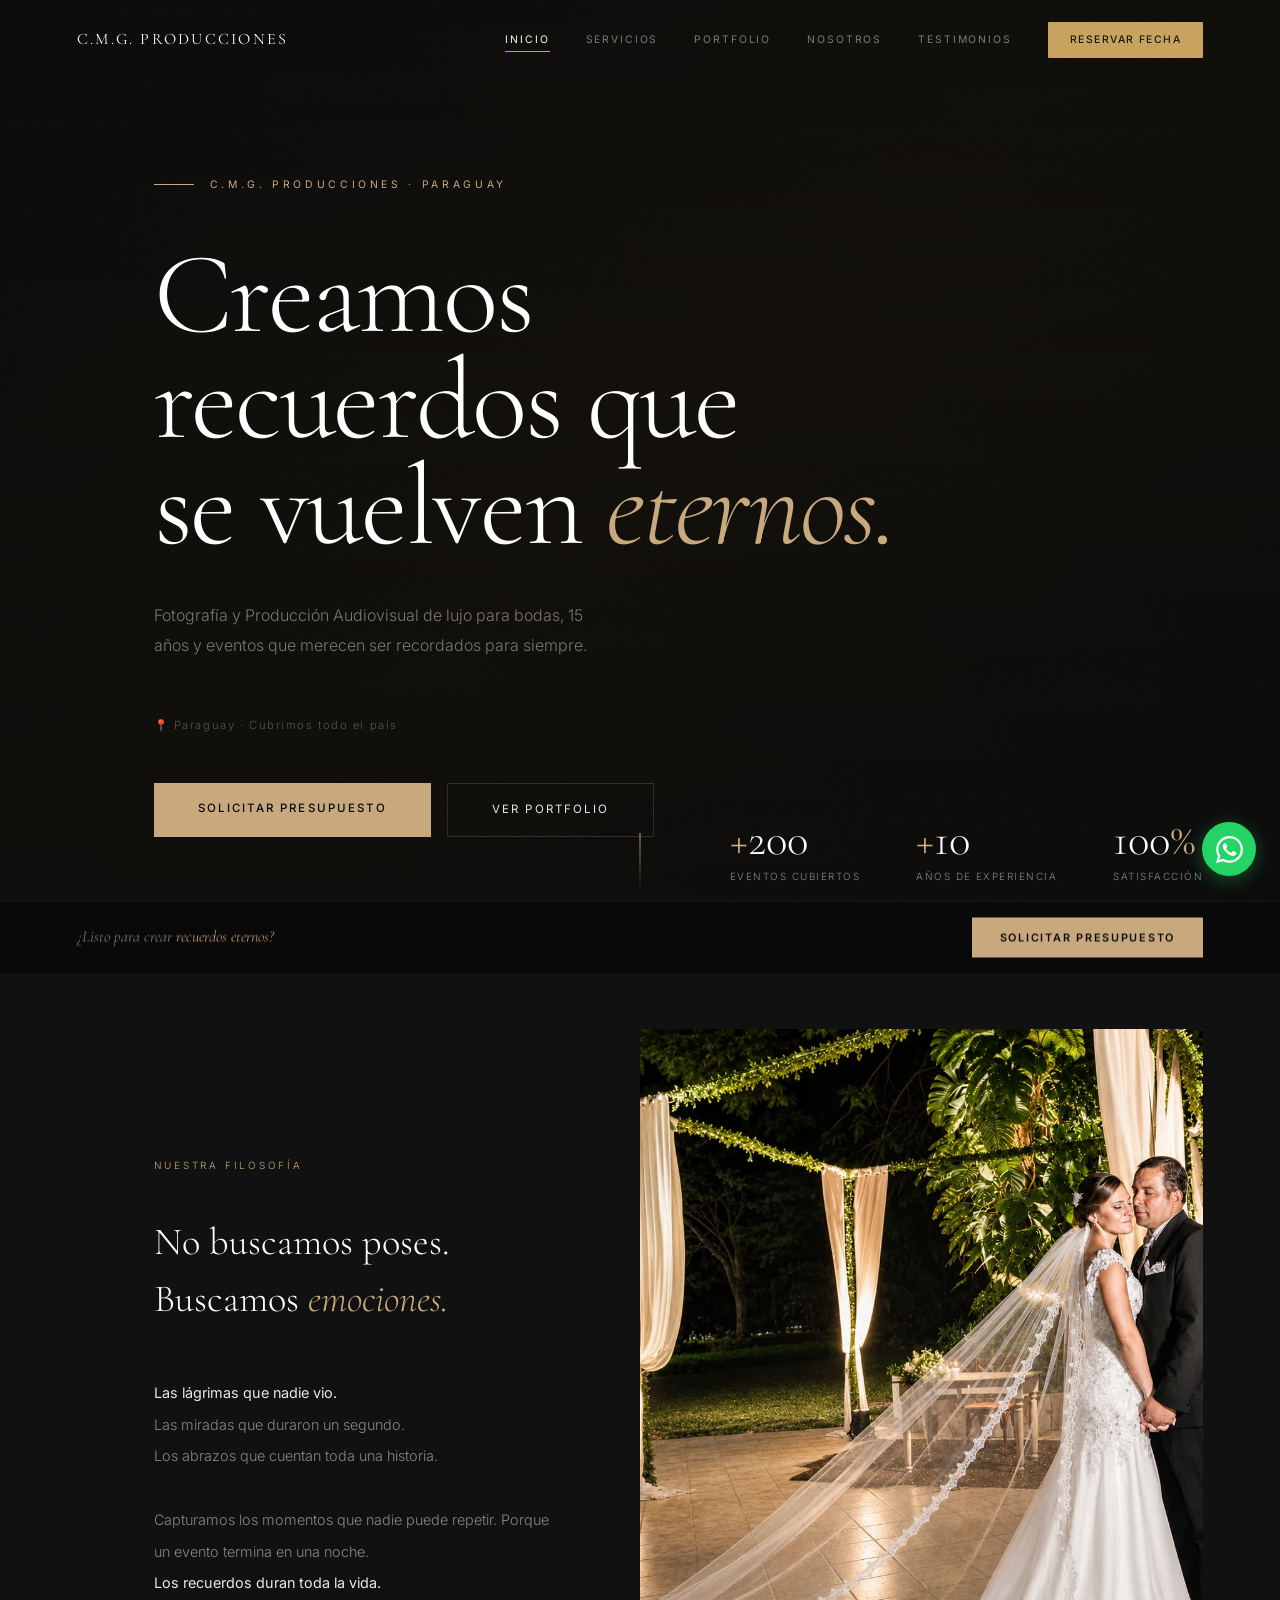
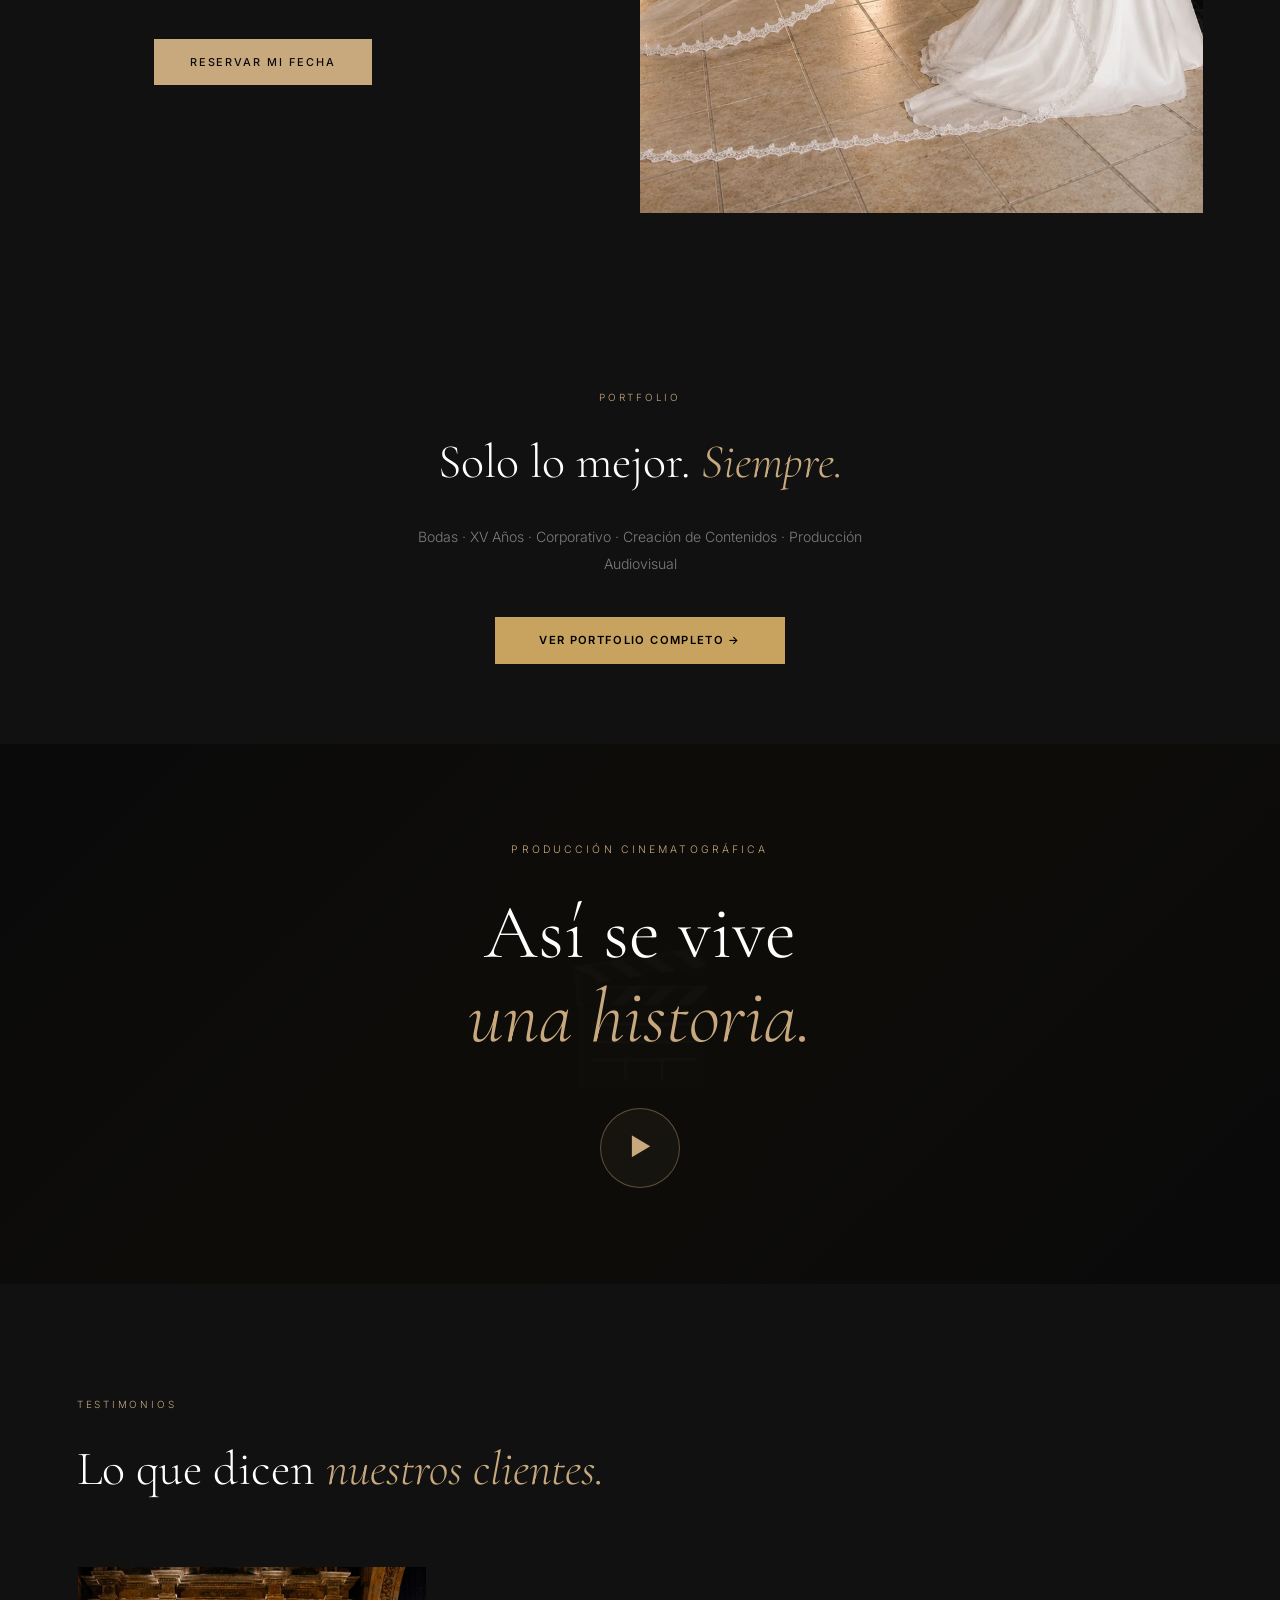
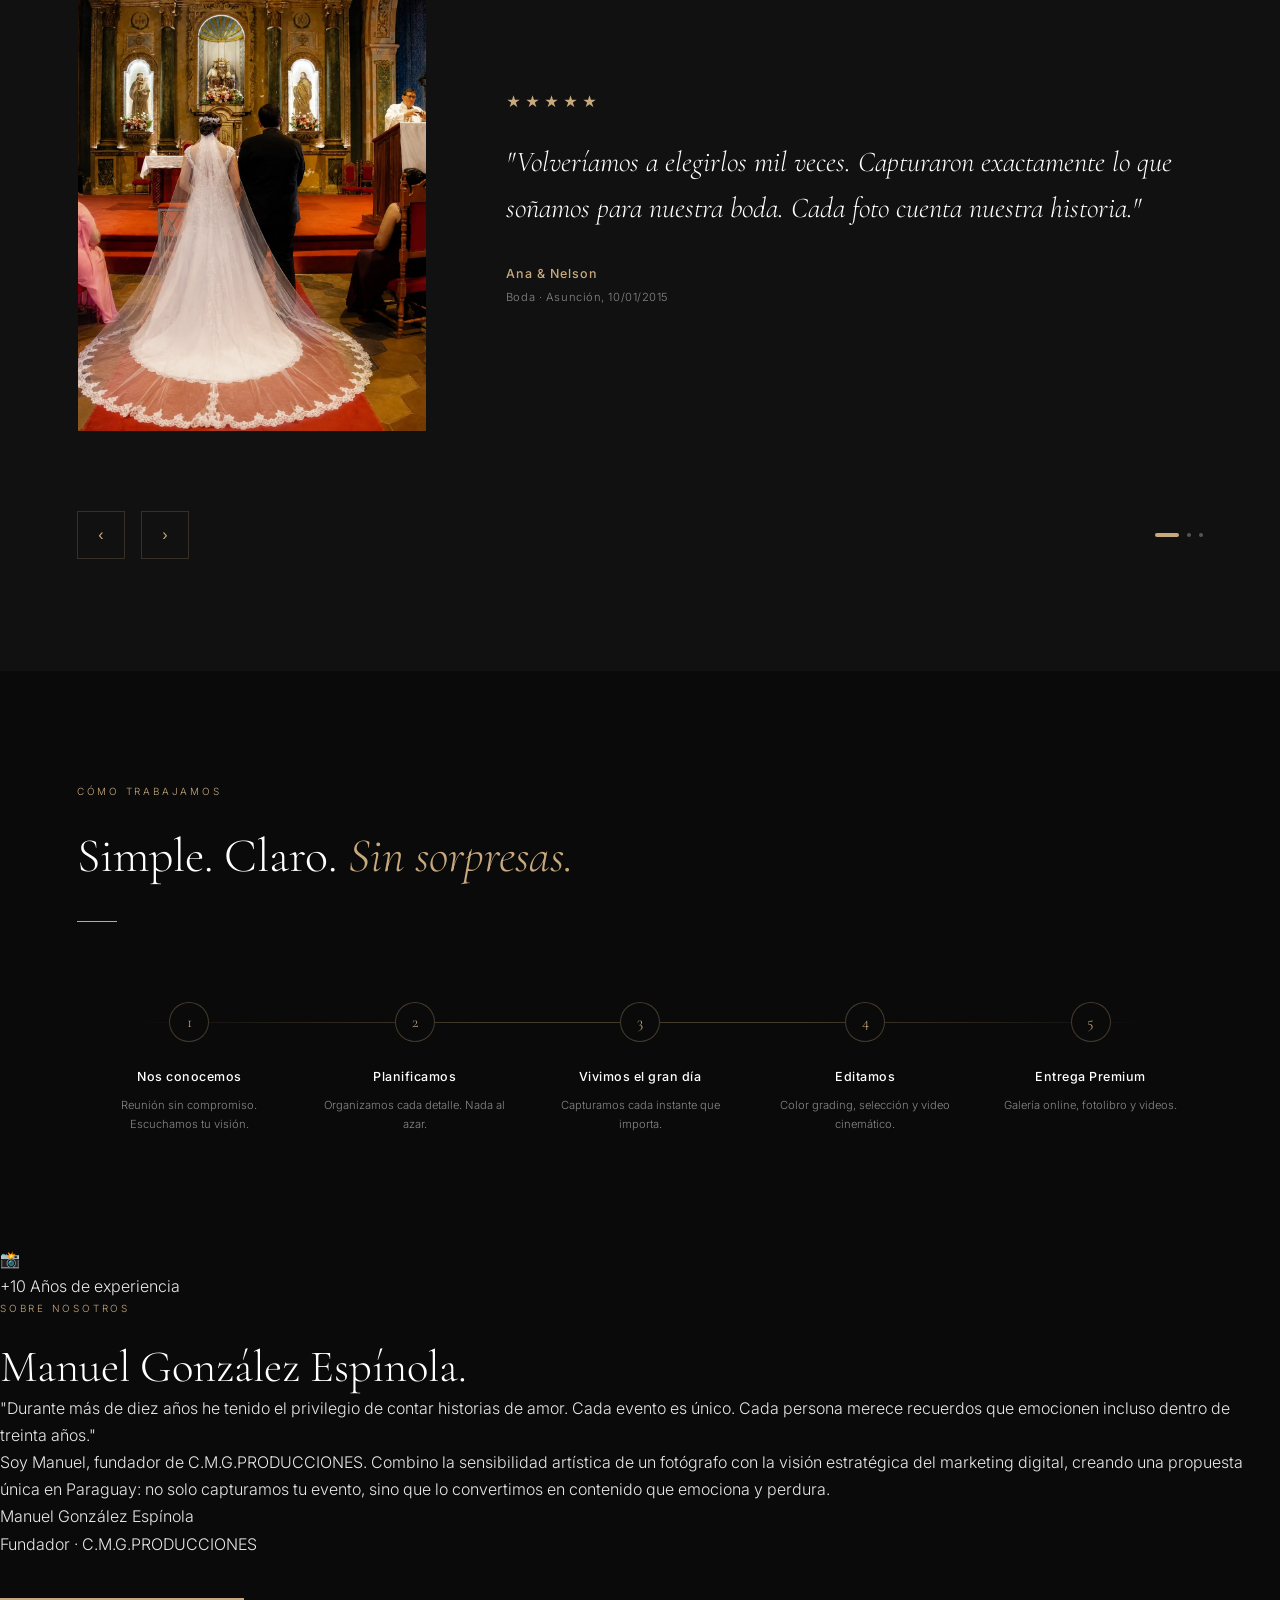
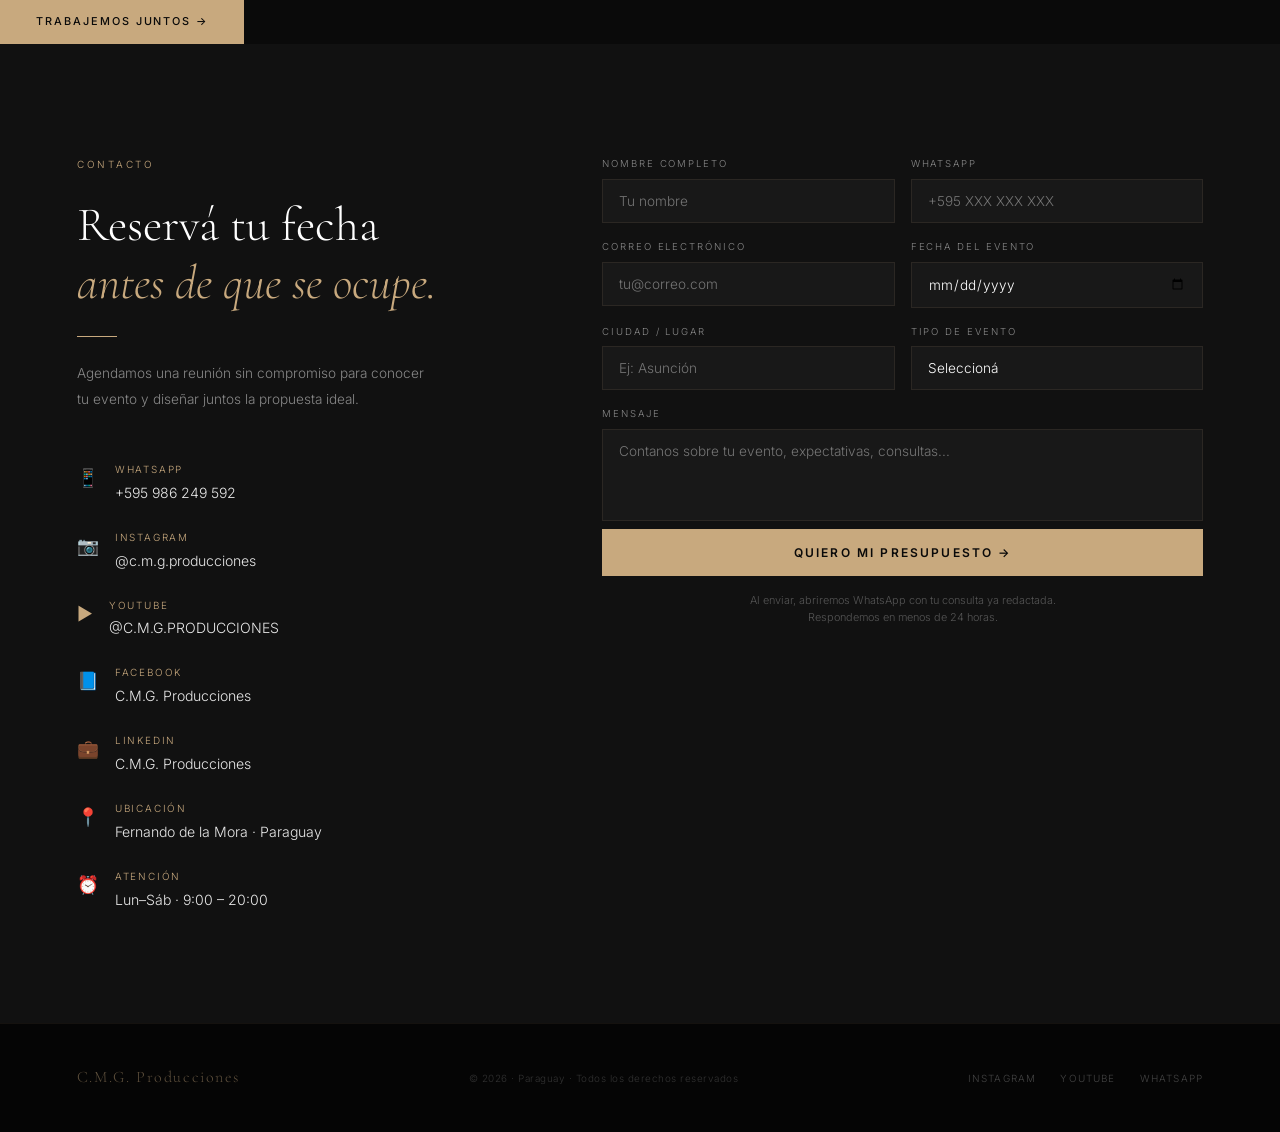
<file: index.html>
<!DOCTYPE html>
<html lang="es">
<head>
<meta charset="UTF-8">
<meta name="viewport" content="width=device-width, initial-scale=1.0">
<meta name="robots" content="index, follow, max-snippet:-1, max-image-preview:large">
<title>C.M.G. Producciones | Fotografía de Bodas Premium · Paraguay</title>
<meta name="description" content="Fotografía y producción audiovisual de lujo para bodas, 15 años y eventos en Paraguay. Capturamos emociones que duran toda la vida.">
<meta property="og:title" content="C.M.G. Producciones | Fotografía Premium Paraguay">
<meta property="og:description" content="Fotografía de bodas de lujo. Más de 200 eventos cubiertos en Paraguay.">
<meta property="og:type" content="website">
<meta property="og:url" content="https://manuelg2007-dev.github.io/cmgproducciones/">
<meta name="twitter:card" content="summary_large_image">
<meta http-equiv="X-Frame-Options" content="DENY">
<meta http-equiv="X-Content-Type-Options" content="nosniff">
<meta http-equiv="X-XSS-Protection" content="1; mode=block">
<meta http-equiv="Referrer-Policy" content="strict-origin-when-cross-origin">
<link rel="preconnect" href="https://fonts.googleapis.com">
<link href="https://fonts.googleapis.com/css2?family=Cormorant+Garamond:ital,wght@0,300;0,400;0,600;1,300;1,400;1,600&family=Playfair+Display:ital,wght@0,400;0,700;1,400&family=Inter:wght@300;400;500&display=swap" rel="stylesheet">
<link rel="canonical" href="https://manuelg2007-dev.github.io/cmgproducciones/">
<link rel="stylesheet" href="assets/css/tokens.css">
<link rel="stylesheet" href="assets/css/layout.css">
<link rel="stylesheet" href="assets/css/components/site-chrome.css">
<link rel="stylesheet" href="assets/css/pages/home.css">
</head>
<body>
<div id="nav-placeholder"></div>

<!-- ═══ 1. HERO ═══ -->
<section id="hero">
  <div class="hero-bg-img"></div>
  <div class="hero-grain"></div>
  <div class="hero-inner">
    <div class="hero-pre">
      <span class="hero-pre-line"></span>
      <span class="hero-pre-text">C.M.G. Producciones · Paraguay</span>
    </div>
    <h1 class="hero-title">
      Creamos<br>
      recuerdos que<br>
      se vuelven <em>eternos.</em>
    </h1>
    <p class="hero-sub">Fotografía y Producción Audiovisual de lujo para bodas, 15 años y eventos que merecen ser recordados para siempre.</p>
    <p class="hero-loc" style="font-size:0.7rem;color:var(--text-dim);letter-spacing:0.14em;margin-bottom:3rem;">📍 Paraguay · Cubrimos todo el país</p>
    <div class="hero-btns">
      <a href="#formulario" class="btn-hero-main">Solicitar Presupuesto</a>
      <a href="portfolio.html" class="btn-hero-sec">Ver Portfolio</a>
    </div>
  </div>
  <div class="hero-stats-row">
    <div><div class="hero-stat-n"><span>+</span>200</div><div class="hero-stat-l">Eventos cubiertos</div></div>
    <div><div class="hero-stat-n"><span>+</span>10</div><div class="hero-stat-l">Años de experiencia</div></div>
    <div><div class="hero-stat-n">100<span>%</span></div><div class="hero-stat-l">Satisfacción</div></div>
  </div>
  <div class="hero-scroll-indicator"><div class="hero-scroll-line"></div></div>
</section>

<!-- ═══ 2. FILOSOFÍA ═══ -->
<section id="filosofia">
  <div class="fil-left reveal">
    <span class="fil-label">Nuestra filosofía</span>
    <h2 class="fil-title">
      No buscamos poses.<br>
      Buscamos <em>emociones.</em>
    </h2>
    <p class="fil-text">
      <strong>Las lágrimas que nadie vio.</strong><br>
      Las miradas que duraron un segundo.<br>
      Los abrazos que cuentan toda una historia.<br><br>
      Capturamos los momentos que nadie puede repetir. Porque un evento termina en una noche.<br>
      <strong>Los recuerdos duran toda la vida.</strong>
    </p>
    <div style="margin-top:2.5rem;">
      <a href="#formulario" class="btn-hero-main" style="font-size:0.68rem;padding:14px 36px;">Reservar mi fecha</a>
    </div>
  </div>
  <div class="fil-right reveal reveal-delay-2">
    <img src="img/home/filosofia.webp" alt="C.M.G. Producciones - fotografía documental de emociones reales en bodas y XV años" loading="lazy" style="width:100%;height:100%;object-fit:cover;display:block;">
  </div>
</section>

<!-- ═══ 3. GALERÍA ═══ -->
<section id="galeria" style="text-align:center;padding:5rem 6vw;">
  <div class="reveal">
    <span style="font-size:0.62rem;letter-spacing:0.28em;text-transform:uppercase;color:var(--cream,#C8A35F);display:block;margin-bottom:1rem;">Portfolio</span>
    <h2 style="font-family:'Cormorant Garamond',serif;font-size:clamp(2rem,4vw,3rem);font-weight:300;color:#fff;margin-bottom:1.25rem;">Solo lo mejor. <em style="font-style:italic;color:var(--cream,#C8A35F);">Siempre.</em></h2>
    <p style="font-size:0.88rem;color:rgba(255,255,255,0.45);max-width:460px;margin:0 auto 2.5rem;line-height:1.9;font-family:'Inter',sans-serif;">Bodas · XV Años · Corporativo · Creación de Contenidos · Producción Audiovisual</p>
    <a href="portfolio.html" style="display:inline-block;padding:14px 44px;background:#C8A35F;color:#000;font-family:'Inter',sans-serif;font-size:0.7rem;font-weight:600;letter-spacing:0.12em;text-transform:uppercase;text-decoration:none;transition:background 0.2s;" class="btn-portfolio-cta">Ver Portfolio Completo →</a>
  </div>
</section>

<!-- ═══ 4. VIDEO ═══ -->
<section id="video-section">
  <div class="video-bg">🎬</div>
  <div class="video-overlay"></div>
  <div class="video-content reveal">
    <span class="video-label">Producción cinematográfica</span>
    <h2 class="video-title">Así se vive<br><em>una historia.</em></h2>
    <a href="https://www.youtube.com/@C.M.G.PRODUCCIONES" target="_blank" rel="noopener noreferrer" class="btn-play">▶</a>
  </div>
</section>

<!-- ═══ 5. TESTIMONIOS ═══ -->
<section id="testimonios">
  <div class="reveal">
    <span style="font-size:0.62rem;letter-spacing:0.28em;text-transform:uppercase;color:var(--cream);display:block;margin-bottom:1rem;">Testimonios</span>
    <h2 style="font-family:'Cormorant Garamond',serif;font-size:clamp(2rem,4vw,3rem);font-weight:300;color:var(--white);">Lo que dicen <em style="font-style:italic;color:var(--cream);">nuestros clientes.</em></h2>
  </div>
  <div class="testi-slider reveal reveal-delay-1">
    <div class="testi-track" id="testiTrack">
      <!-- Slide 1 -->
      <div class="testi-slide">
        <div class="testi-photo"><img src="img/testimonios/ana-nelson.webp" alt="Ana & Nelson - clientes C.M.G. Producciones, Boda" loading="lazy" width="600" height="800"></div>
        <div class="testi-content">
          <div class="testi-stars">★★★★★</div>
          <p class="testi-quote">"Volveríamos a elegirlos mil veces. Capturaron exactamente lo que soñamos para nuestra boda. Cada foto cuenta nuestra historia."</p>
          <div class="testi-name">Ana & Nelson</div>
          <div class="testi-event">Boda · Asunción, 10/01/2015</div>
        </div>
      </div>
      <!-- Slide 2 -->
      <div class="testi-slide">
        <div class="testi-photo"><img src="img/testimonios/ana-patricia.webp" alt="Ana Patricia - cliente C.M.G. Producciones, XV Años" loading="lazy" width="600" height="800"></div>
        <div class="testi-content">
          <div class="testi-stars">★★★★★</div>
          <p class="testi-quote">"Superaron nuestras expectativas. El XV años de mi hija quedó inolvidable. Las fotos son de otro nivel, pura emoción."</p>
          <div class="testi-name">Ana Patricia.</div>
          <div class="testi-event">XV Años · Asunción, 06/02/2024</div>
        </div>
      </div>
      <!-- Slide 3 -->
      <div class="testi-slide">
        <div class="testi-photo"><img src="img/testimonios/isa-arturo.webp" alt="Isa & Arturo - clientes C.M.G. Producciones, Boda" loading="lazy" width="600" height="800"></div>
        <div class="testi-content">
          <div class="testi-stars">★★★★★</div>
          <p class="testi-quote">"La mejor inversión de nuestra boda. El video cinemático nos hizo llorar de emoción. Lo vemos una y otra vez con toda la familia."</p>
          <div class="testi-name">Isa & Arturo.</div>
          <div class="testi-event">Boda · Asunción, 08/02/2020</div>
        </div>
      </div>
    </div>
    <div style="display:flex;align-items:center;justify-content:space-between;flex-wrap:wrap;gap:1rem;margin-top:2rem;">
      <div class="testi-controls">
        <button class="testi-btn" data-testi-prev>‹</button>
        <button class="testi-btn" data-testi-next>›</button>
      </div>
      <div class="testi-dots">
        <div class="testi-dot active" ></div>
        <div class="testi-dot" ></div>
        <div class="testi-dot" ></div>
      </div>
    </div>
  </div>
</section>

<!-- ═══ 6. PROCESO ═══ -->
<section id="proceso">
  <div class="proceso-head reveal">
    <span style="font-size:0.62rem;letter-spacing:0.28em;text-transform:uppercase;color:var(--cream);display:block;margin-bottom:1rem;">Cómo trabajamos</span>
    <h2 style="font-family:'Cormorant Garamond',serif;font-size:clamp(2rem,4vw,3rem);font-weight:300;color:var(--white);">Simple. Claro. <em style="font-style:italic;color:var(--cream);">Sin sorpresas.</em></h2>
    <div style="width:40px;height:1px;background:var(--cream);margin:1.5rem 0;"></div>
  </div>
  <div class="proceso-timeline reveal reveal-delay-1">
    <div class="pt-step"><div class="pt-num">1</div><div class="pt-title">Nos conocemos</div><div class="pt-desc">Reunión sin compromiso. Escuchamos tu visión.</div></div>
    <div class="pt-step"><div class="pt-num">2</div><div class="pt-title">Planificamos</div><div class="pt-desc">Organizamos cada detalle. Nada al azar.</div></div>
    <div class="pt-step"><div class="pt-num">3</div><div class="pt-title">Vivimos el gran día</div><div class="pt-desc">Capturamos cada instante que importa.</div></div>
    <div class="pt-step"><div class="pt-num">4</div><div class="pt-title">Editamos</div><div class="pt-desc">Color grading, selección y video cinemático.</div></div>
    <div class="pt-step"><div class="pt-num">5</div><div class="pt-title">Entrega Premium</div><div class="pt-desc">Galería online, fotolibro y videos.</div></div>
  </div>
</section>

<!-- ═══ 7. SOBRE ═══ -->
<section id="sobre" style="padding:0;">
  <div class="sobre-img">
    <span style="position:relative;z-index:1;">📸</span>
    <div class="sobre-badge">
      <span class="sobre-badge-n">+10</span>
      <span class="sobre-badge-l">Años de experiencia</span>
    </div>
  </div>
  <div class="sobre-content reveal">
    <span style="font-size:0.62rem;letter-spacing:0.28em;text-transform:uppercase;color:var(--cream);display:block;margin-bottom:1.5rem;">Sobre nosotros</span>
    <h2 style="font-family:'Cormorant Garamond',serif;font-size:clamp(1.8rem,3.5vw,2.8rem);font-weight:300;color:var(--white);line-height:1.2;white-space:nowrap;">Manuel González Espínola.</h2>
    <p class="sobre-quote">"Durante más de diez años he tenido el privilegio de contar historias de amor. Cada evento es único. Cada persona merece recuerdos que emocionen incluso dentro de treinta años."</p>
    <p class="sobre-text">Soy Manuel, fundador de C.M.G.PRODUCCIONES. Combino la sensibilidad artística de un fotógrafo con la visión estratégica del marketing digital, creando una propuesta única en Paraguay: no solo capturamos tu evento, sino que lo convertimos en contenido que emociona y perdura.</p>
    <div class="sobre-name">Manuel González Espínola</div>
    <div class="sobre-role">Fundador · C.M.G.PRODUCCIONES</div>
    <div style="margin-top:2.5rem;">
      <a href="#formulario" class="btn-hero-main" style="font-size:0.68rem;padding:14px 36px;">Trabajemos juntos →</a>
    </div>
  </div>
</section>

<!-- ═══ 10. FORMULARIO ═══ -->
<section id="formulario">
  <div class="form-inner">
    <div class="reveal">
      <span style="font-size:0.62rem;letter-spacing:0.28em;text-transform:uppercase;color:var(--cream);display:block;margin-bottom:1.5rem;">Contacto</span>
      <h2 style="font-family:'Cormorant Garamond',serif;font-size:clamp(2rem,4vw,3rem);font-weight:300;color:var(--white);line-height:1.2;">Reservá tu fecha<br><em style="font-style:italic;color:var(--cream);">antes de que se ocupe.</em></h2>
      <div style="width:40px;height:1px;background:var(--cream);margin:1.5rem 0;"></div>
      <p style="font-size:0.85rem;color:var(--text-muted);line-height:1.9;max-width:360px;">Agendamos una reunión sin compromiso para conocer tu evento y diseñar juntos la propuesta ideal.</p>
      <div class="form-contact-items">
        <div class="form-contact-item">
          <span class="form-contact-icon">📱</span>
          <div><div class="form-contact-label">WhatsApp</div><div class="form-contact-val"><a href="https://wa.me/595986249592" target="_blank" rel="noopener noreferrer">+595 986 249 592</a></div></div>
        </div>
        <div class="form-contact-item">
          <span class="form-contact-icon">📷</span>
          <div><div class="form-contact-label">Instagram</div><div class="form-contact-val"><a href="https://www.instagram.com/c.m.g.producciones/" target="_blank" rel="noopener noreferrer">@c.m.g.producciones</a></div></div>
        </div>
        <div class="form-contact-item">
          <span class="form-contact-icon">▶️</span>
          <div><div class="form-contact-label">YouTube</div><div class="form-contact-val"><a href="https://www.youtube.com/@C.M.G.PRODUCCIONES" target="_blank" rel="noopener noreferrer">@C.M.G.PRODUCCIONES</a></div></div>
        </div>
        <div class="form-contact-item">
          <span class="form-contact-icon">📘</span>
          <div><div class="form-contact-label">Facebook</div><div class="form-contact-val"><a href="https://www.facebook.com/cmgproducciones" target="_blank" rel="noopener noreferrer">C.M.G. Producciones</a></div></div>
        </div>
        <div class="form-contact-item">
          <span class="form-contact-icon">💼</span>
          <div><div class="form-contact-label">LinkedIn</div><div class="form-contact-val"><a href="https://www.linkedin.com/in/manuelgonz%C3%A1lezesp%C3%ADnola/" target="_blank" rel="noopener noreferrer">C.M.G. Producciones</a></div></div>
        </div>
        <div class="form-contact-item">
          <span class="form-contact-icon">📍</span>
          <div><div class="form-contact-label">Ubicación</div><div class="form-contact-val">Fernando de la Mora · Paraguay</div></div>
        </div>
        <div class="form-contact-item">
          <span class="form-contact-icon">⏰</span>
          <div><div class="form-contact-label">Atención</div><div class="form-contact-val">Lun–Sáb · 9:00 – 20:00</div></div>
        </div>
      </div>
    </div>
    <div class="reveal reveal-delay-2">
      <div id="formContainer">
        <div class="form-grid">
          <div class="form-group">
            <label>Nombre completo</label>
            <input type="text" id="f-nombre" placeholder="Tu nombre">
          </div>
          <div class="form-group">
            <label>WhatsApp</label>
            <input type="tel" id="f-wa" placeholder="+595 XXX XXX XXX">
          </div>
          <div class="form-group">
            <label>Correo electrónico</label>
            <input type="email" id="f-email" placeholder="tu@correo.com">
          </div>
          <div class="form-group">
            <label>Fecha del evento</label>
            <input type="date" id="f-fecha">
          </div>
          <div class="form-group">
            <label>Ciudad / Lugar</label>
            <input type="text" id="f-ciudad" placeholder="Ej: Asunción">
          </div>
          <div class="form-group">
            <label>Tipo de evento</label>
            <select id="f-tipo">
              <option value="">Seleccioná</option>
              <option>Boda</option>
              <option>XV Años</option>
              <option>Pre Boda</option>
              <option>Pre XV Años</option>
              <option>Bautismo</option>
              <option>Cobertura Infantil</option>
              <option>Sesión Gestante</option>
              <option>Evento Corporativo</option>
              <option>Producción Audiovisual</option>
              <option>Social Media Management</option>
              <option>Otro</option>
            </select>
          </div>
          <div class="form-group full">
            <label>Mensaje</label>
            <textarea id="f-msg" rows="4" placeholder="Contanos sobre tu evento, expectativas, consultas..."></textarea>
          </div>
        </div>
        <button class="btn-submit" data-submit-budget>Quiero mi presupuesto →</button>
        <p class="form-note">Al enviar, abriremos WhatsApp con tu consulta ya redactada.<br>Respondemos en menos de 24 horas.</p>
      </div>
      <div class="form-success" id="formSuccess">
        <div class="form-success-icon">✨</div>
        <div class="form-success-title">¡Mensaje enviado!</div>
        <p class="form-success-text">Te redirigimos a WhatsApp para confirmar tu consulta.<br>Te contactamos en menos de 24 horas.</p>
      </div>
    </div>
  </div>
</section>

<!-- STICKY CTA -->
<div class="sticky-cta" id="stickyCta">
  <span class="sticky-cta-text">¿Listo para crear <span>recuerdos eternos?</span></span>
  <a href="#formulario" class="btn-sticky">Solicitar Presupuesto</a>
</div>

<div id="footer-placeholder"></div>
<div id="wa-placeholder"></div>

<script type="module" src="assets/js/pages/home.js"></script>
</body>
</html>
</file>
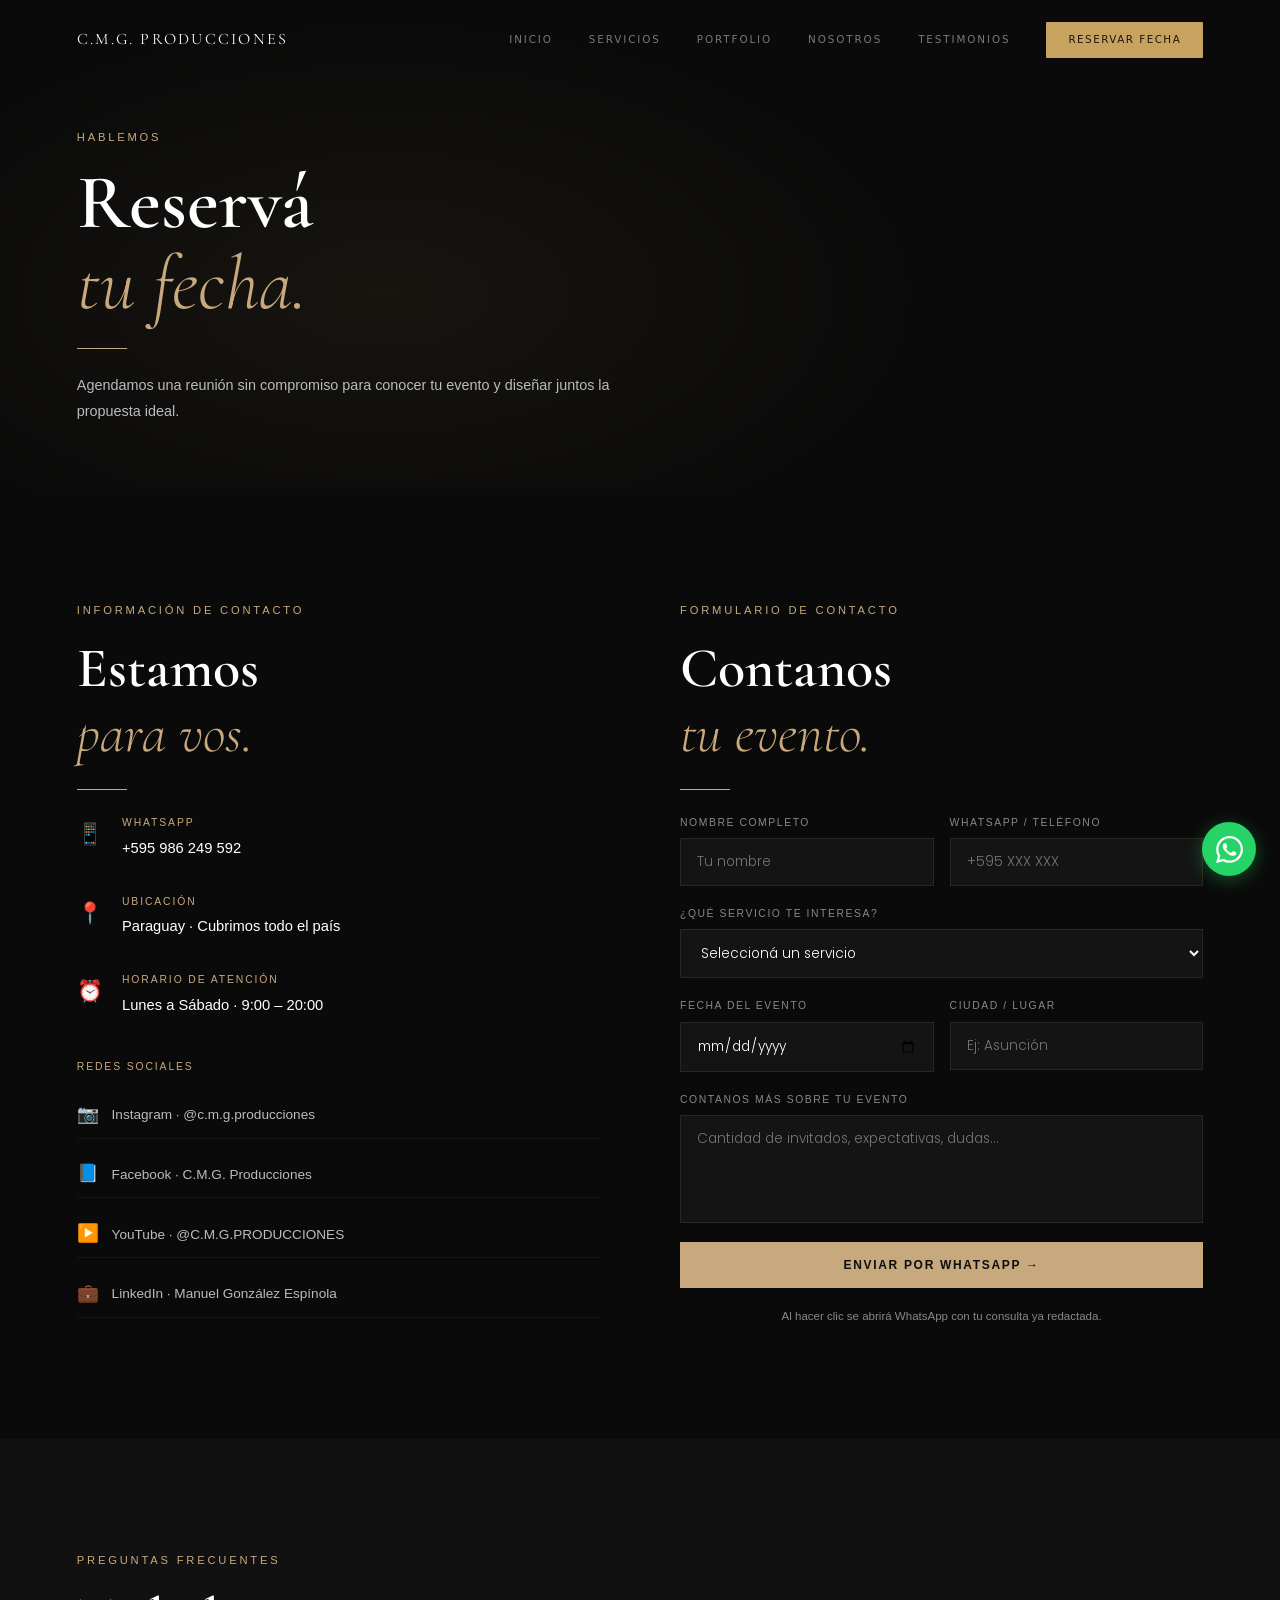
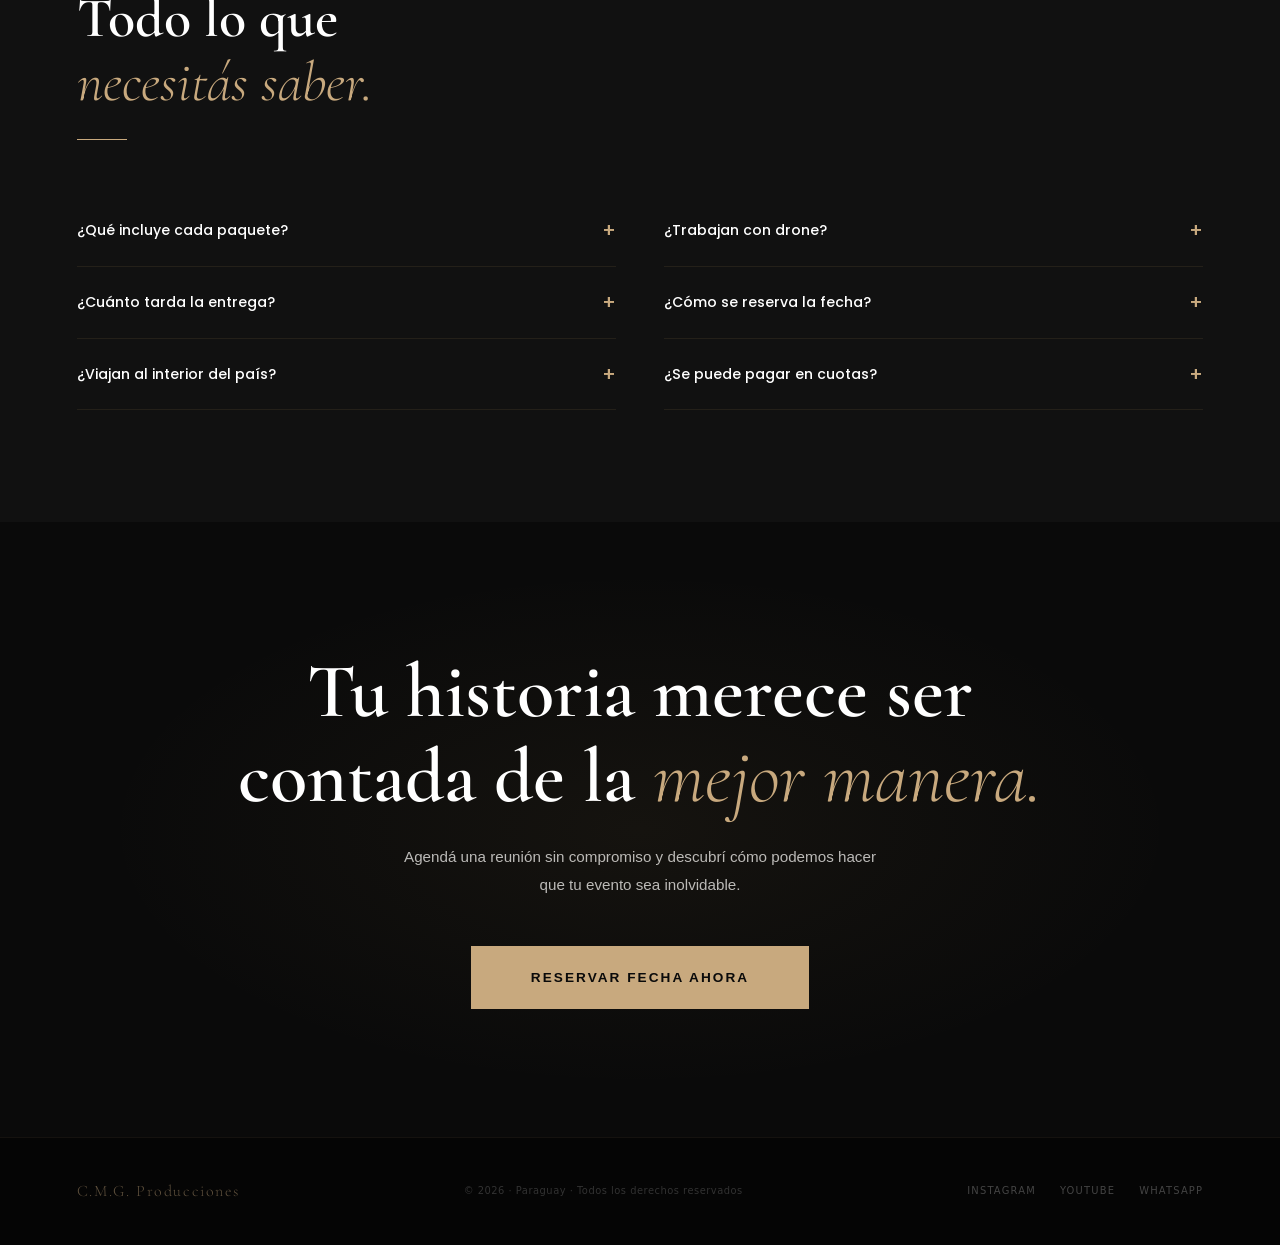
<file: contacto.html>
<!DOCTYPE html>
<html lang="es">
<head>
<meta charset="UTF-8">
  <!-- ══ SEGURIDAD ══ -->
  <meta http-equiv="X-Frame-Options" content="DENY">
  <meta http-equiv="X-Content-Type-Options" content="nosniff">
  <meta http-equiv="X-XSS-Protection" content="1; mode=block">
  <meta http-equiv="Referrer-Policy" content="strict-origin-when-cross-origin">
  <meta name="robots" content="index, follow, max-snippet:-1, max-image-preview:large">
<meta name="viewport" content="width=device-width, initial-scale=1.0">
<title>Contacto | C.M.G. Producciones</title>
<link rel="preconnect" href="https://fonts.googleapis.com">
<link rel="preconnect" href="https://fonts.gstatic.com" crossorigin>
<link href="https://fonts.googleapis.com/css2?family=Cormorant+Garamond:ital,wght@0,300;0,400;0,600;1,300;1,400;1,600&family=Poppins:wght@300;400;500;600;700&display=swap" rel="stylesheet">
<link rel="canonical" href="https://manuelg2007-dev.github.io/cmgproducciones/contacto.html">
<meta property="og:title" content="Contacto · C.M.G. Producciones">
<meta property="og:description" content="Reservá tu fecha con C.M.G. Producciones. Fotografía y video de bodas, XV años y eventos corporativos en Paraguay. Respondemos en menos de 24 horas.">
<meta property="og:type" content="website">
<meta property="og:url" content="https://manuelg2007-dev.github.io/cmgproducciones/contacto.html">
<meta name="twitter:card" content="summary_large_image">
<meta name="description" content="Reservá tu fecha con C.M.G. Producciones. Fotografía y video de bodas, XV años y eventos corporativos en Paraguay. Respondemos en menos de 24 horas.">
<link rel="stylesheet" href="assets/css/tokens.css">
<link rel="stylesheet" href="assets/css/layout.css">
<link rel="stylesheet" href="assets/css/components/site-chrome.css">
<link rel="stylesheet" href="assets/css/components/cream-theme.css">
<link rel="stylesheet" href="assets/css/pages/contacto.css">
</head>
<body>
<div id="nav-placeholder"></div>

<div class="page-hero">
  <div class="page-hero-bg"></div>
  <div class="page-hero-content">
    <span class="page-eyebrow">Hablemos</span>
    <h1 class="page-title">Reservá<br><em>tu fecha.</em></h1>
    <div class="gold-bar"></div>
    <p class="section-desc">Agendamos una reunión sin compromiso para conocer tu evento y diseñar juntos la propuesta ideal.</p>
  </div>
</div>

<!-- CONTACTO MAIN -->
<div id="contacto-main">
  <div>
    <span class="eyebrow">Información de contacto</span>
    <h2 class="section-title">Estamos<br><em>para vos.</em></h2>
    <div class="gold-bar"></div>
    <div class="contact-info">
      <div class="contact-item">
        <span class="contact-icon">📱</span>
        <div>
          <div class="contact-label">WhatsApp</div>
          <div class="contact-value"><a href="https://wa.me/595986249592" target="_blank" rel="noopener noreferrer">+595 986 249 592</a></div>
        </div>
      </div>
      <div class="contact-item">
        <span class="contact-icon">📍</span>
        <div>
          <div class="contact-label">Ubicación</div>
          <div class="contact-value">Paraguay · Cubrimos todo el país</div>
        </div>
      </div>
      <div class="contact-item">
        <span class="contact-icon">⏰</span>
        <div>
          <div class="contact-label">Horario de atención</div>
          <div class="contact-value">Lunes a Sábado · 9:00 – 20:00</div>
        </div>
      </div>
    </div>
    <div style="margin-top:2.5rem;">
      <div class="contact-label" style="margin-bottom:1rem;">Redes sociales</div>
      <div class="social-list">
        <a href="https://www.instagram.com/c.m.g.producciones/" target="_blank" rel="noopener noreferrer" class="social-link"><span>📷</span> Instagram · @c.m.g.producciones</a>
        <a href="https://www.facebook.com/C.M.G.PRODUCCIONES" target="_blank" rel="noopener noreferrer" class="social-link"><span>📘</span> Facebook · C.M.G. Producciones</a>
        <a href="https://www.youtube.com/@C.M.G.PRODUCCIONES" target="_blank" rel="noopener noreferrer" class="social-link"><span>▶️</span> YouTube · @C.M.G.PRODUCCIONES</a>
        <a href="https://www.linkedin.com/in/manuelgonz%C3%A1lezesp%C3%ADnola/" target="_blank" rel="noopener noreferrer" class="social-link"><span>💼</span> LinkedIn · Manuel González Espínola</a>
      </div>
    </div>
  </div>
  <div>
    <span class="eyebrow">Formulario de contacto</span>
    <h2 class="section-title">Contanos<br><em>tu evento.</em></h2>
    <div class="gold-bar"></div>
    <div class="contact-form">
      <div class="form-row">
        <div class="form-group">
          <label>Nombre completo</label>
          <input type="text" id="f-nombre" placeholder="Tu nombre">
        </div>
        <div class="form-group">
          <label>WhatsApp / Teléfono</label>
          <input type="tel" id="f-tel" placeholder="+595 XXX XXX">
        </div>
      </div>
      <div class="form-group">
        <label>¿Qué servicio te interesa?</label>
        <select id="f-servicio">
          <option value="">Seleccioná un servicio</option>
          <option>Fotografía de Boda</option>
          <option>Fotografía de 15 Años</option>
          <option>Evento Corporativo</option>
          <option>Producción Audiovisual / Video</option>
          <option>Fotobook / Álbum Premium</option>
          <option>Social Media Management</option>
          <option>Varios servicios</option>
        </select>
      </div>
      <div class="form-row">
        <div class="form-group">
          <label>Fecha del evento</label>
          <input type="date" id="f-fecha">
        </div>
        <div class="form-group">
          <label>Ciudad / Lugar</label>
          <input type="text" id="f-ciudad" placeholder="Ej: Asunción">
        </div>
      </div>
      <div class="form-group">
        <label>Contanos más sobre tu evento</label>
        <textarea rows="4" id="f-detalle" placeholder="Cantidad de invitados, expectativas, dudas..."></textarea>
      </div>
      <button data-submit-contact class="btn-gold" style="border:none;cursor:pointer;width:100%;text-align:center;padding:16px;">
        Enviar por WhatsApp →
      </button>
      <p style="font-size:0.72rem;color:var(--gray);text-align:center;">Al hacer clic se abrirá WhatsApp con tu consulta ya redactada.</p>
    </div>
  </div>
</div>

<!-- FAQ -->
<section id="faq">
  <div>
    <span class="eyebrow">Preguntas Frecuentes</span>
    <h2 class="section-title">Todo lo que<br><em>necesitás saber.</em></h2>
    <div class="gold-bar"></div>
  </div>
  <div class="faq-grid">
    <div>
      <div class="faq-item">
        <button class="faq-q" data-faq-toggle>¿Qué incluye cada paquete? <span class="faq-icon">+</span></button>
        <div class="faq-a">Cada paquete es personalizable. Incluye cobertura fotográfica, edición y galería digital. Los paquetes superiores agregan video cinemático, drone y álbum físico.</div>
      </div>
      <div class="faq-item">
        <button class="faq-q" data-faq-toggle>¿Cuánto tarda la entrega? <span class="faq-icon">+</span></button>
        <div class="faq-a">Fotos editadas: 15-20 días hábiles. Videos cinematográficos: 30 días. Álbumes físicos: 45 días. Los plazos se acuerdan al contratar.</div>
      </div>
      <div class="faq-item">
        <button class="faq-q" data-faq-toggle>¿Viajan al interior del país? <span class="faq-icon">+</span></button>
        <div class="faq-a">Sí. Cubrimos eventos en todo el Paraguay. Los gastos de traslado y alojamiento se cotizan por separado según la distancia.</div>
      </div>
    </div>
    <div>
      <div class="faq-item">
        <button class="faq-q" data-faq-toggle>¿Trabajan con drone? <span class="faq-icon">+</span></button>
        <div class="faq-a">Sí, contamos con equipo DJI profesional. La cobertura con drone está disponible como complemento en todos los paquetes.</div>
      </div>
      <div class="faq-item">
        <button class="faq-q" data-faq-toggle>¿Cómo se reserva la fecha? <span class="faq-icon">+</span></button>
        <div class="faq-a">Con el pago de una seña acordada al firmar el contrato. Una vez confirmada, la fecha queda bloqueada exclusivamente para tu evento.</div>
      </div>
      <div class="faq-item">
        <button class="faq-q" data-faq-toggle>¿Se puede pagar en cuotas? <span class="faq-icon">+</span></button>
        <div class="faq-a">Sí. Manejamos facilidades de pago. Consultanos y armamos un plan que se ajuste a tus posibilidades sin perder la fecha.</div>
      </div>
    </div>
  </div>
</section>

<!-- CTA FINAL -->
<section id="cta-final">
  <div>
    <h2 class="cta-title">Tu historia merece ser<br>contada de la <em>mejor manera.</em></h2>
    <p class="cta-sub">Agendá una reunión sin compromiso y descubrí cómo podemos hacer que tu evento sea inolvidable.</p>
    <a href="https://wa.me/595986249592?text=Hola%2C%20quiero%20reservar%20mi%20fecha%20%F0%9F%93%B8" target="_blank" rel="noopener noreferrer" class="btn-gold-lg">Reservar Fecha Ahora</a>
  </div>
</section>

<div id="footer-placeholder"></div>
<div id="wa-placeholder"></div>
<script type="module" src="assets/js/pages/contacto.js"></script>
</body>
</html>
</file>
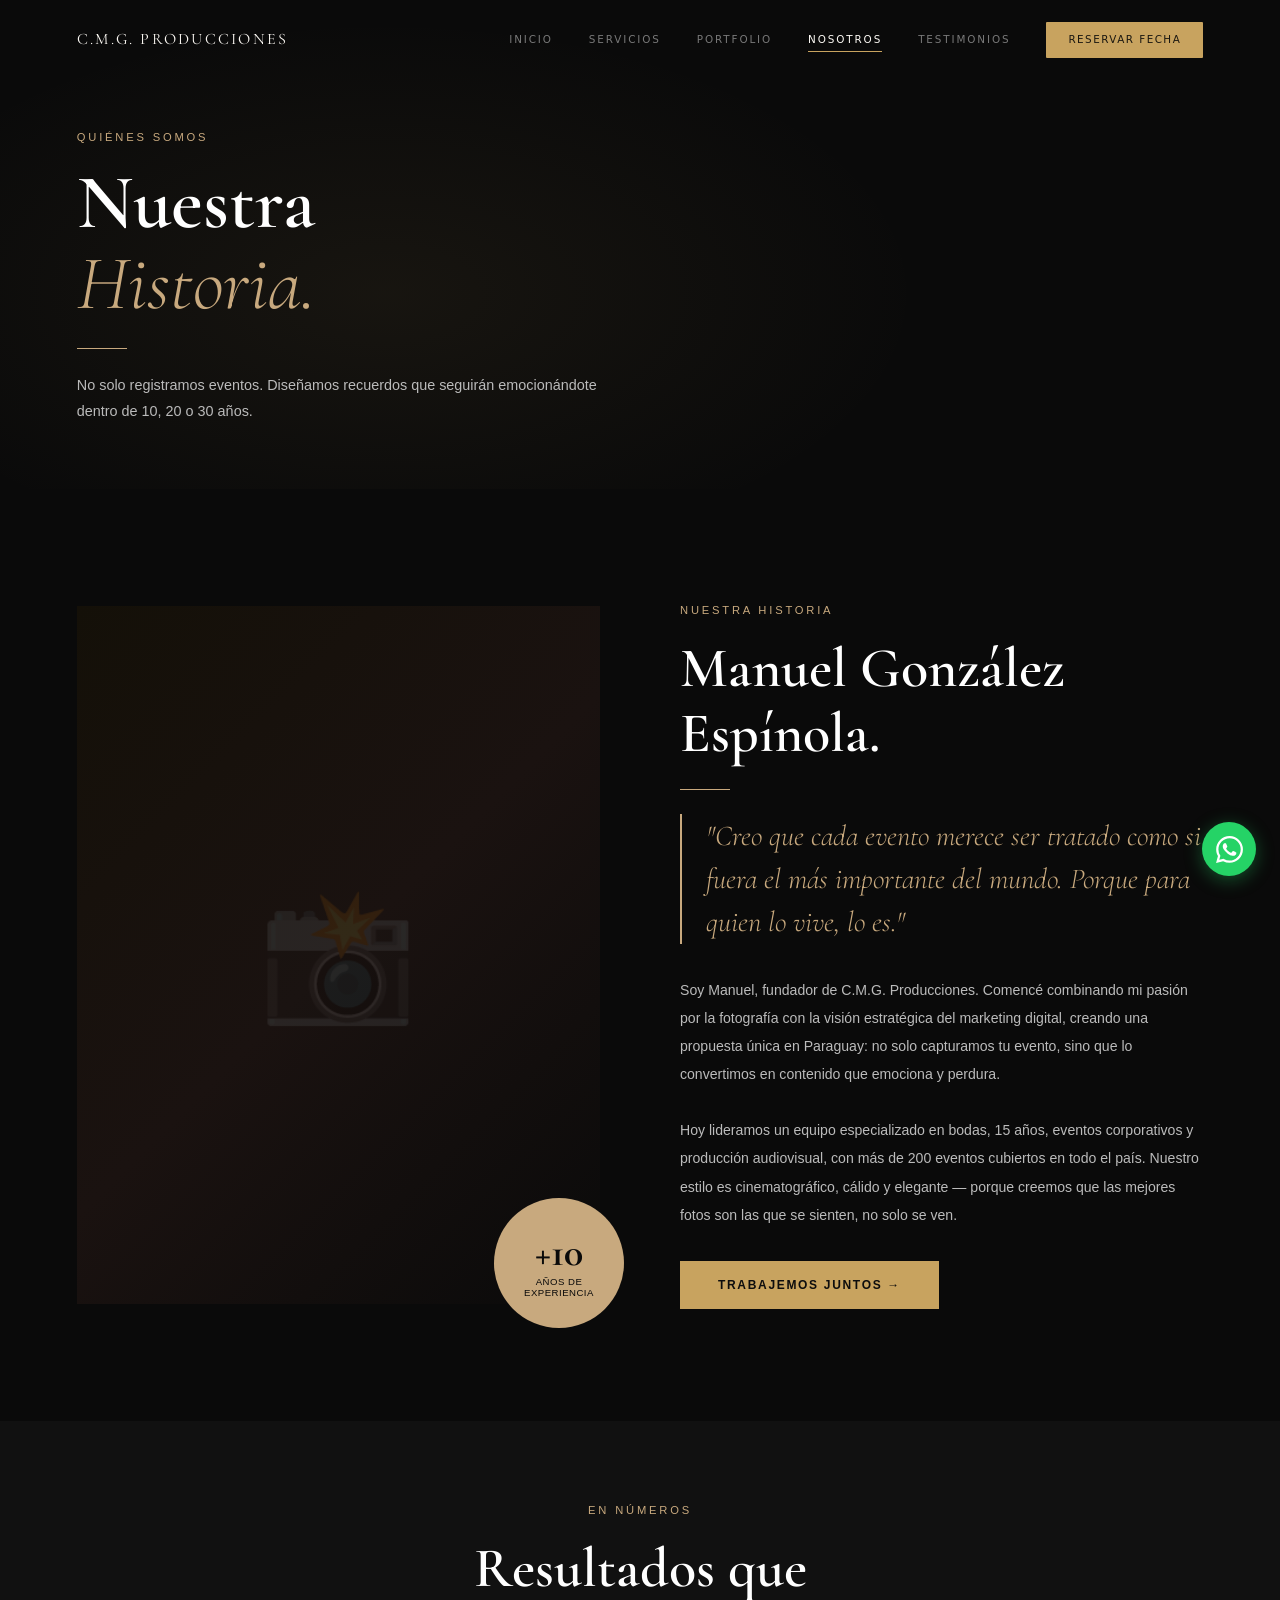
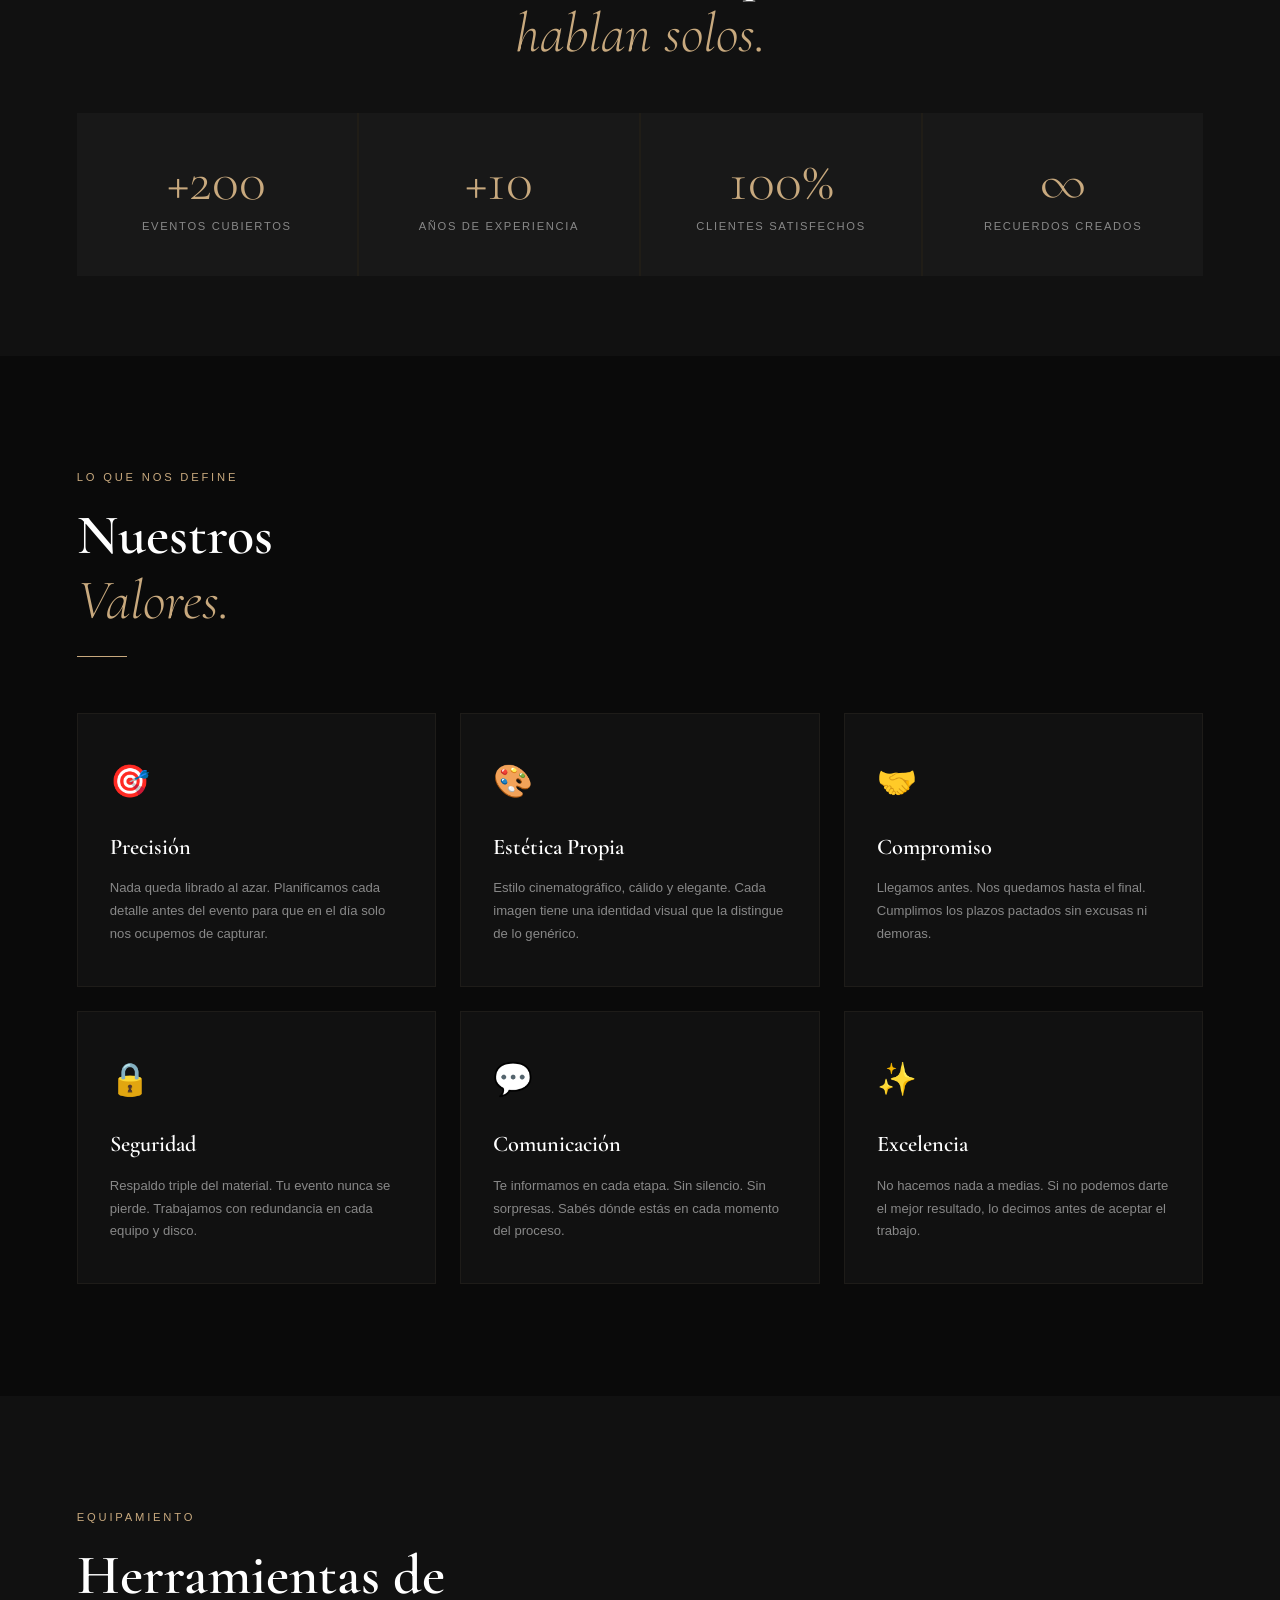
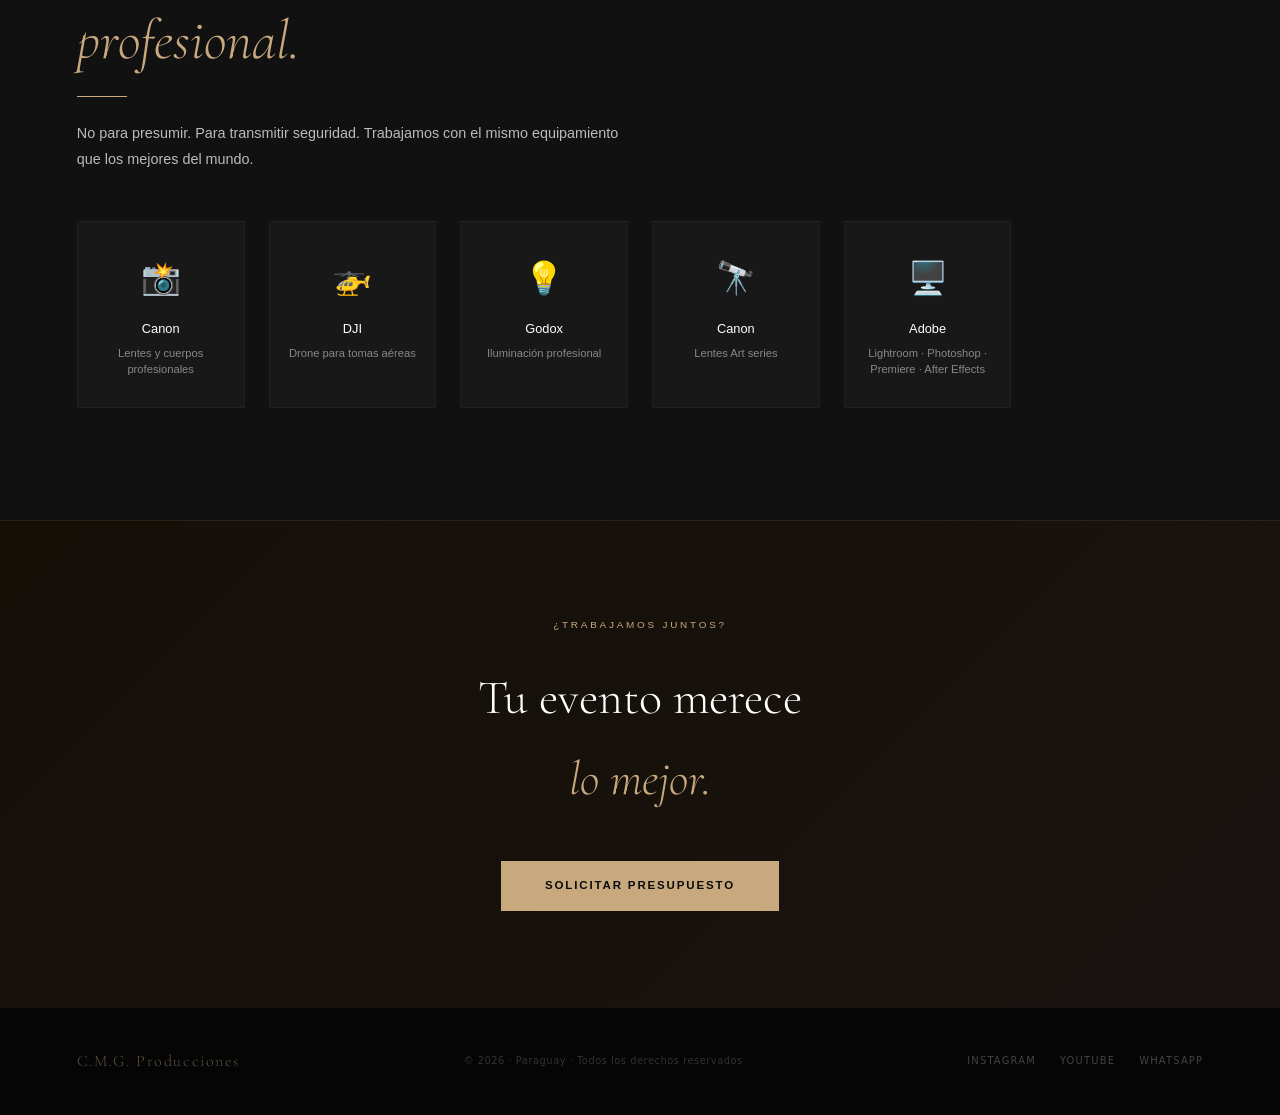
<file: nosotros.html>
<!DOCTYPE html>
<html lang="es">
<head>
<meta charset="UTF-8">
  <!-- ══ SEGURIDAD ══ -->
  <meta http-equiv="X-Frame-Options" content="DENY">
  <meta http-equiv="X-Content-Type-Options" content="nosniff">
  <meta http-equiv="X-XSS-Protection" content="1; mode=block">
  <meta http-equiv="Referrer-Policy" content="strict-origin-when-cross-origin">
  <meta name="robots" content="index, follow, max-snippet:-1, max-image-preview:large">
<meta name="viewport" content="width=device-width, initial-scale=1.0">
<title>Nosotros | C.M.G. Producciones</title>
<link rel="preconnect" href="https://fonts.googleapis.com">
<link rel="preconnect" href="https://fonts.gstatic.com" crossorigin>
<link href="https://fonts.googleapis.com/css2?family=Cormorant+Garamond:ital,wght@0,300;0,400;0,600;1,300;1,400;1,600&family=Poppins:wght@300;400;500;600;700&display=swap" rel="stylesheet">
<link rel="canonical" href="https://manuelg2007-dev.github.io/cmgproducciones/nosotros.html">
<meta property="og:title" content="Nosotros · C.M.G. Producciones">
<meta property="og:description" content="Conocé la historia, valores y equipamiento profesional de C.M.G. Producciones, más de 10 años cubriendo bodas, XV años y eventos corporativos en Paraguay.">
<meta property="og:type" content="website">
<meta property="og:url" content="https://manuelg2007-dev.github.io/cmgproducciones/nosotros.html">
<meta name="twitter:card" content="summary_large_image">
<meta name="description" content="Conocé la historia, valores y equipamiento profesional de C.M.G. Producciones, más de 10 años cubriendo bodas, XV años y eventos corporativos en Paraguay.">
<link rel="stylesheet" href="assets/css/tokens.css">
<link rel="stylesheet" href="assets/css/layout.css">
<link rel="stylesheet" href="assets/css/components/site-chrome.css">
<link rel="stylesheet" href="assets/css/components/cream-theme.css">
<link rel="stylesheet" href="assets/css/pages/nosotros.css">
</head>
<body>
<div id="nav-placeholder"></div>

<div class="page-hero">
  <div class="page-hero-bg"></div>
  <div class="page-hero-content">
    <span class="page-eyebrow">Quiénes somos</span>
    <h1 class="page-title">Nuestra<br><em>Historia.</em></h1>
    <div class="gold-bar"></div>
    <p class="section-desc">No solo registramos eventos. Diseñamos recuerdos que seguirán emocionándote dentro de 10, 20 o 30 años.</p>
  </div>
</div>

<!-- HISTORIA -->
<div id="historia">
  <div class="historia-visual">
    📸
    <div class="hist-badge">
      <span class="hist-badge-n">+10</span>
      <span class="hist-badge-l">Años de experiencia</span>
    </div>
  </div>
  <div>
    <span class="eyebrow">Nuestra historia</span>
    <h2 class="section-title">Manuel González Espínola.</h2>
    <div class="gold-bar"></div>
    <p class="historia-quote">"Creo que cada evento merece ser tratado como si fuera el más importante del mundo. Porque para quien lo vive, lo es."</p>
    <p class="historia-body">
      Soy Manuel, fundador de C.M.G. Producciones. Comencé combinando mi pasión por la fotografía con la visión estratégica del marketing digital, creando una propuesta única en Paraguay: no solo capturamos tu evento, sino que lo convertimos en contenido que emociona y perdura.<br><br>
      Hoy lideramos un equipo especializado en bodas, 15 años, eventos corporativos y producción audiovisual, con más de 200 eventos cubiertos en todo el país. Nuestro estilo es cinematográfico, cálido y elegante — porque creemos que las mejores fotos son las que se sienten, no solo se ven.
    </p>
    <div style="margin-top:2rem;">
      <a href="contacto.html" class="btn-gold">Trabajemos juntos →</a>
    </div>
  </div>
</div>

<!-- STATS -->
<section id="stats">
  <div style="text-align:center;">
    <span class="eyebrow">En números</span>
    <h2 class="section-title">Resultados que<br><em>hablan solos.</em></h2>
  </div>
  <div class="stats-grid">
    <div class="stat-card"><div class="stat-n">+200</div><div class="stat-l">Eventos cubiertos</div></div>
    <div class="stat-card"><div class="stat-n">+10</div><div class="stat-l">Años de experiencia</div></div>
    <div class="stat-card"><div class="stat-n">100%</div><div class="stat-l">Clientes satisfechos</div></div>
    <div class="stat-card"><div class="stat-n">∞</div><div class="stat-l">Recuerdos creados</div></div>
  </div>
</section>

<!-- VALORES -->
<section id="valores">
  <div>
    <span class="eyebrow">Lo que nos define</span>
    <h2 class="section-title">Nuestros<br><em>Valores.</em></h2>
    <div class="gold-bar"></div>
  </div>
  <div class="valores-grid">
    <div class="valor-card">
      <span class="valor-icon">🎯</span>
      <div class="valor-name">Precisión</div>
      <p class="valor-desc">Nada queda librado al azar. Planificamos cada detalle antes del evento para que en el día solo nos ocupemos de capturar.</p>
    </div>
    <div class="valor-card">
      <span class="valor-icon">🎨</span>
      <div class="valor-name">Estética Propia</div>
      <p class="valor-desc">Estilo cinematográfico, cálido y elegante. Cada imagen tiene una identidad visual que la distingue de lo genérico.</p>
    </div>
    <div class="valor-card">
      <span class="valor-icon">🤝</span>
      <div class="valor-name">Compromiso</div>
      <p class="valor-desc">Llegamos antes. Nos quedamos hasta el final. Cumplimos los plazos pactados sin excusas ni demoras.</p>
    </div>
    <div class="valor-card">
      <span class="valor-icon">🔒</span>
      <div class="valor-name">Seguridad</div>
      <p class="valor-desc">Respaldo triple del material. Tu evento nunca se pierde. Trabajamos con redundancia en cada equipo y disco.</p>
    </div>
    <div class="valor-card">
      <span class="valor-icon">💬</span>
      <div class="valor-name">Comunicación</div>
      <p class="valor-desc">Te informamos en cada etapa. Sin silencio. Sin sorpresas. Sabés dónde estás en cada momento del proceso.</p>
    </div>
    <div class="valor-card">
      <span class="valor-icon">✨</span>
      <div class="valor-name">Excelencia</div>
      <p class="valor-desc">No hacemos nada a medias. Si no podemos darte el mejor resultado, lo decimos antes de aceptar el trabajo.</p>
    </div>
  </div>
</section>

<!-- EQUIPAMIENTO -->
<section id="equipamiento">
  <div>
    <span class="eyebrow">Equipamiento</span>
    <h2 class="section-title">Herramientas de<br><em>profesional.</em></h2>
    <div class="gold-bar"></div>
    <p class="section-desc">No para presumir. Para transmitir seguridad. Trabajamos con el mismo equipamiento que los mejores del mundo.</p>
  </div>
  <div class="equip-grid">
    <div class="equip-item"><span class="equip-icon">📸</span><div class="equip-name">Canon</div><div class="equip-desc">Lentes y cuerpos profesionales</div></div>
    <div class="equip-item"><span class="equip-icon">🚁</span><div class="equip-name">DJI</div><div class="equip-desc">Drone para tomas aéreas</div></div>
    <div class="equip-item"><span class="equip-icon">💡</span><div class="equip-name">Godox</div><div class="equip-desc">Iluminación profesional</div></div>
    <div class="equip-item"><span class="equip-icon">🔭</span><div class="equip-name">Canon</div><div class="equip-desc">Lentes Art series</div></div>
    <div class="equip-item"><span class="equip-icon">🖥️</span><div class="equip-name">Adobe</div><div class="equip-desc">Lightroom · Photoshop · Premiere · After Effects</div></div>
  </div>
</section>


<div class="nosotros-cta">
  <span style="font-size:0.62rem;letter-spacing:0.28em;text-transform:uppercase;color:var(--cream);display:block;margin-bottom:1.5rem;">¿Trabajamos juntos?</span>
  <h2 style="font-family:'Cormorant Garamond',serif;font-size:clamp(2rem,4vw,3rem);font-weight:300;color:var(--white);margin-bottom:2.5rem;">Tu evento merece<br><em style="font-style:italic;color:var(--cream);">lo mejor.</em></h2>
  <a href="https://wa.me/595986249592?text=Hola%2C%20quiero%20solicitar%20un%20presupuesto%20%F0%9F%93%B8" target="_blank" rel="noopener noreferrer" style="background:var(--cream);color:var(--bg);padding:15px 44px;font-size:0.72rem;letter-spacing:0.16em;text-transform:uppercase;font-weight:600;text-decoration:none;display:inline-block;transition:all 0.3s;">Solicitar Presupuesto</a>
</div>
<div id="footer-placeholder"></div>
<div id="wa-placeholder"></div>
<script type="module" src="assets/js/pages/nosotros.js"></script>
</body>
</html>
</file>
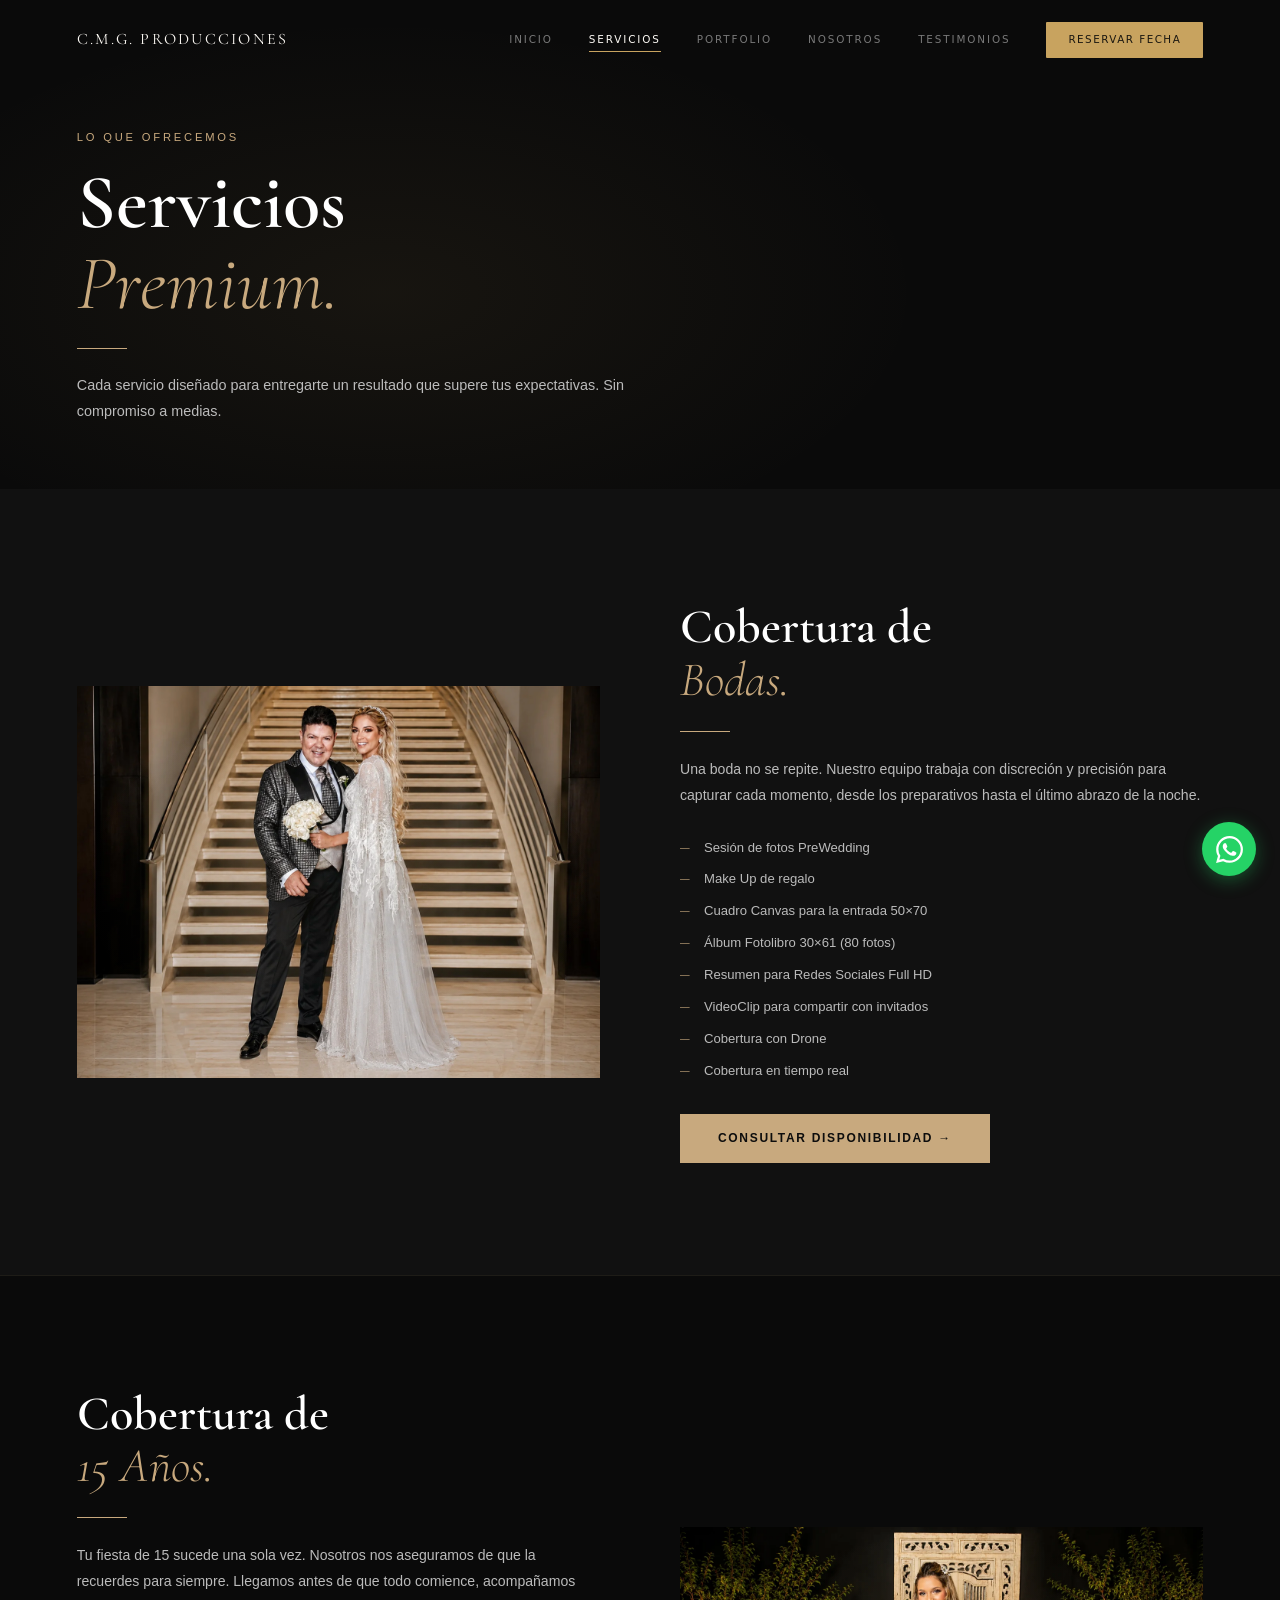
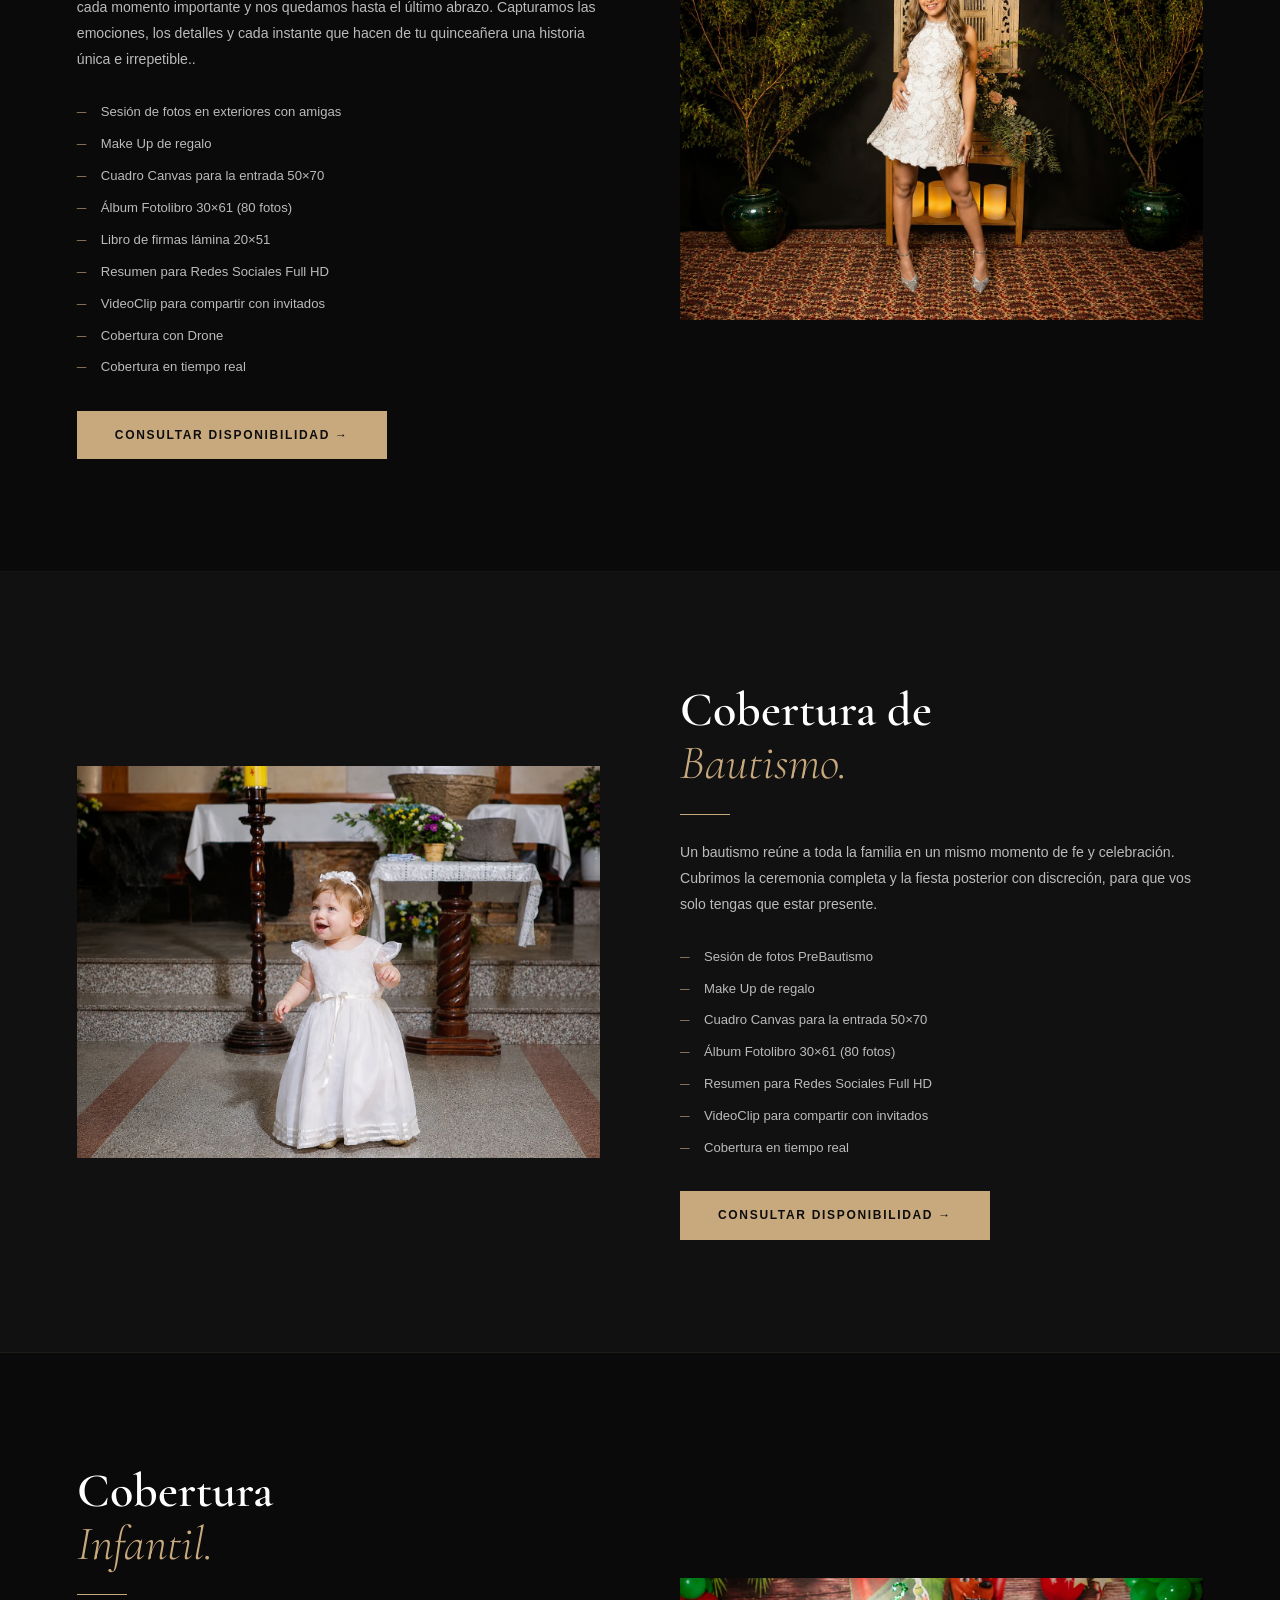
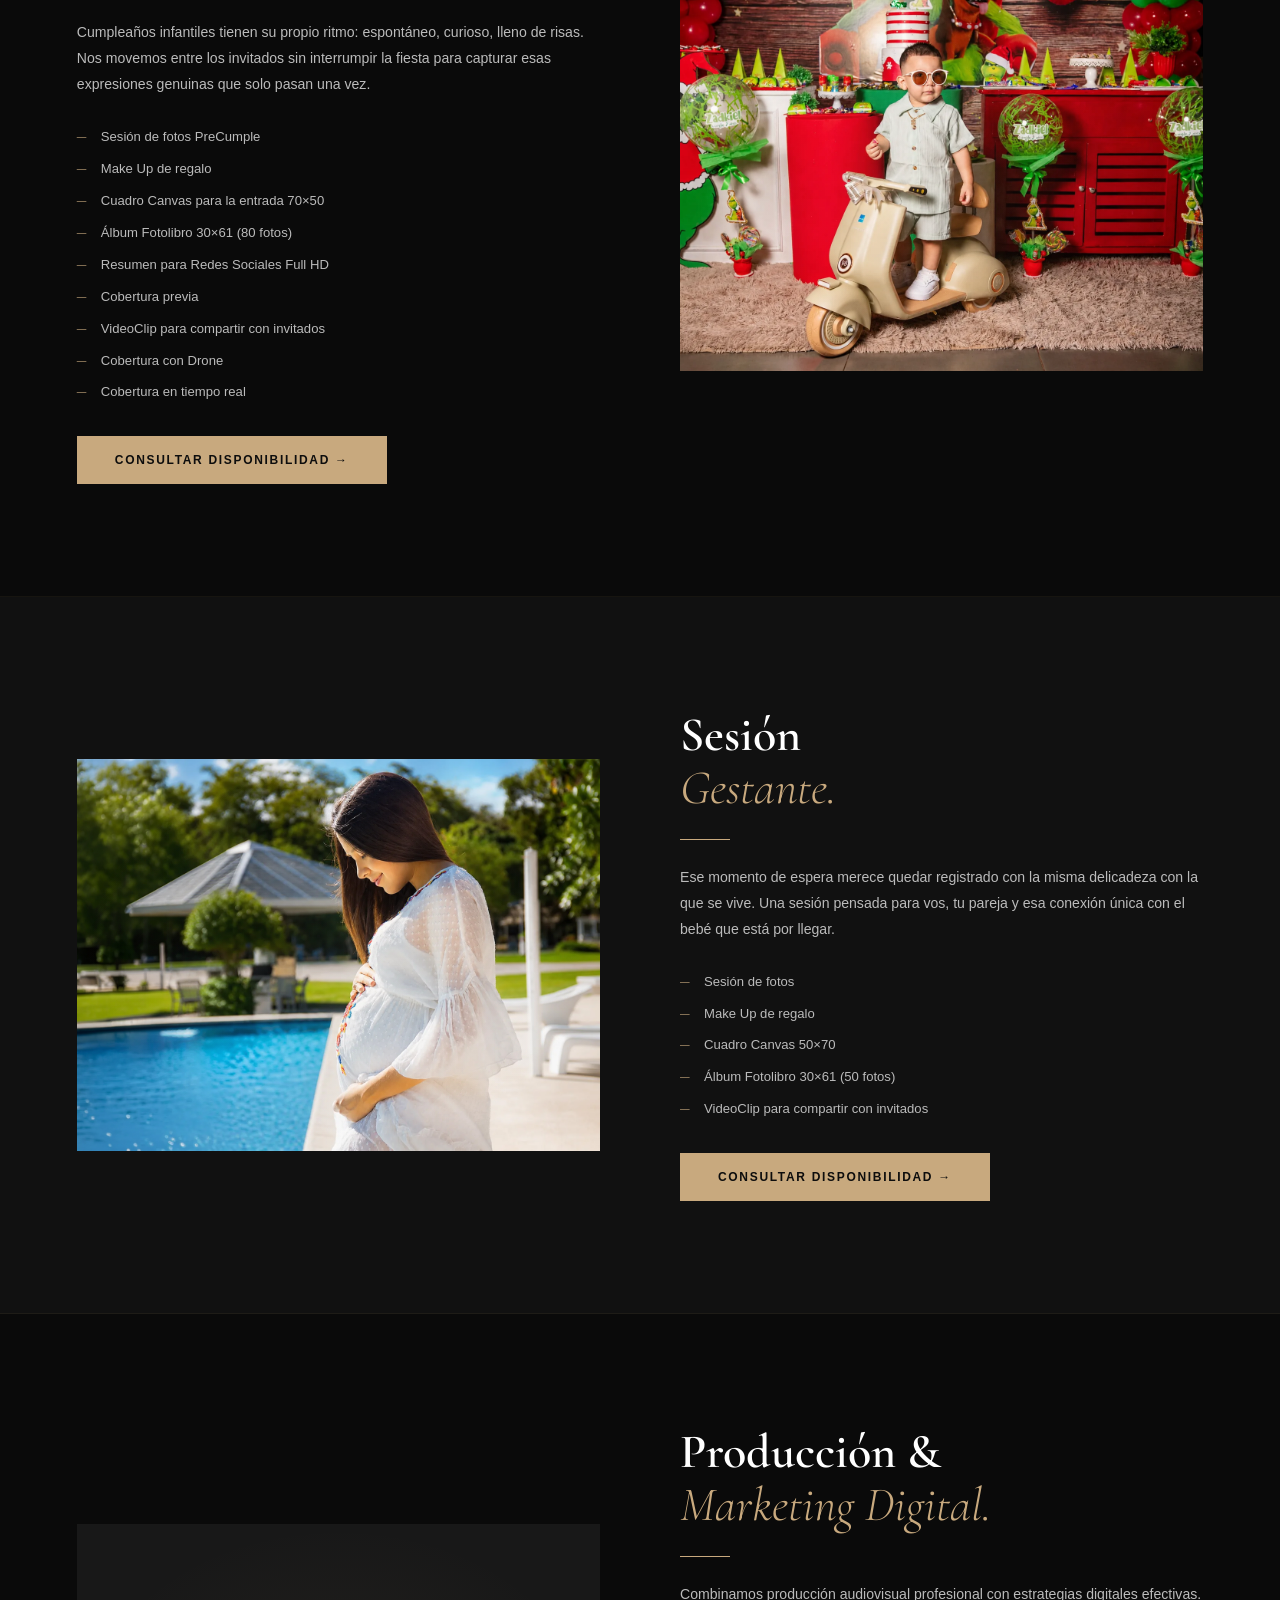
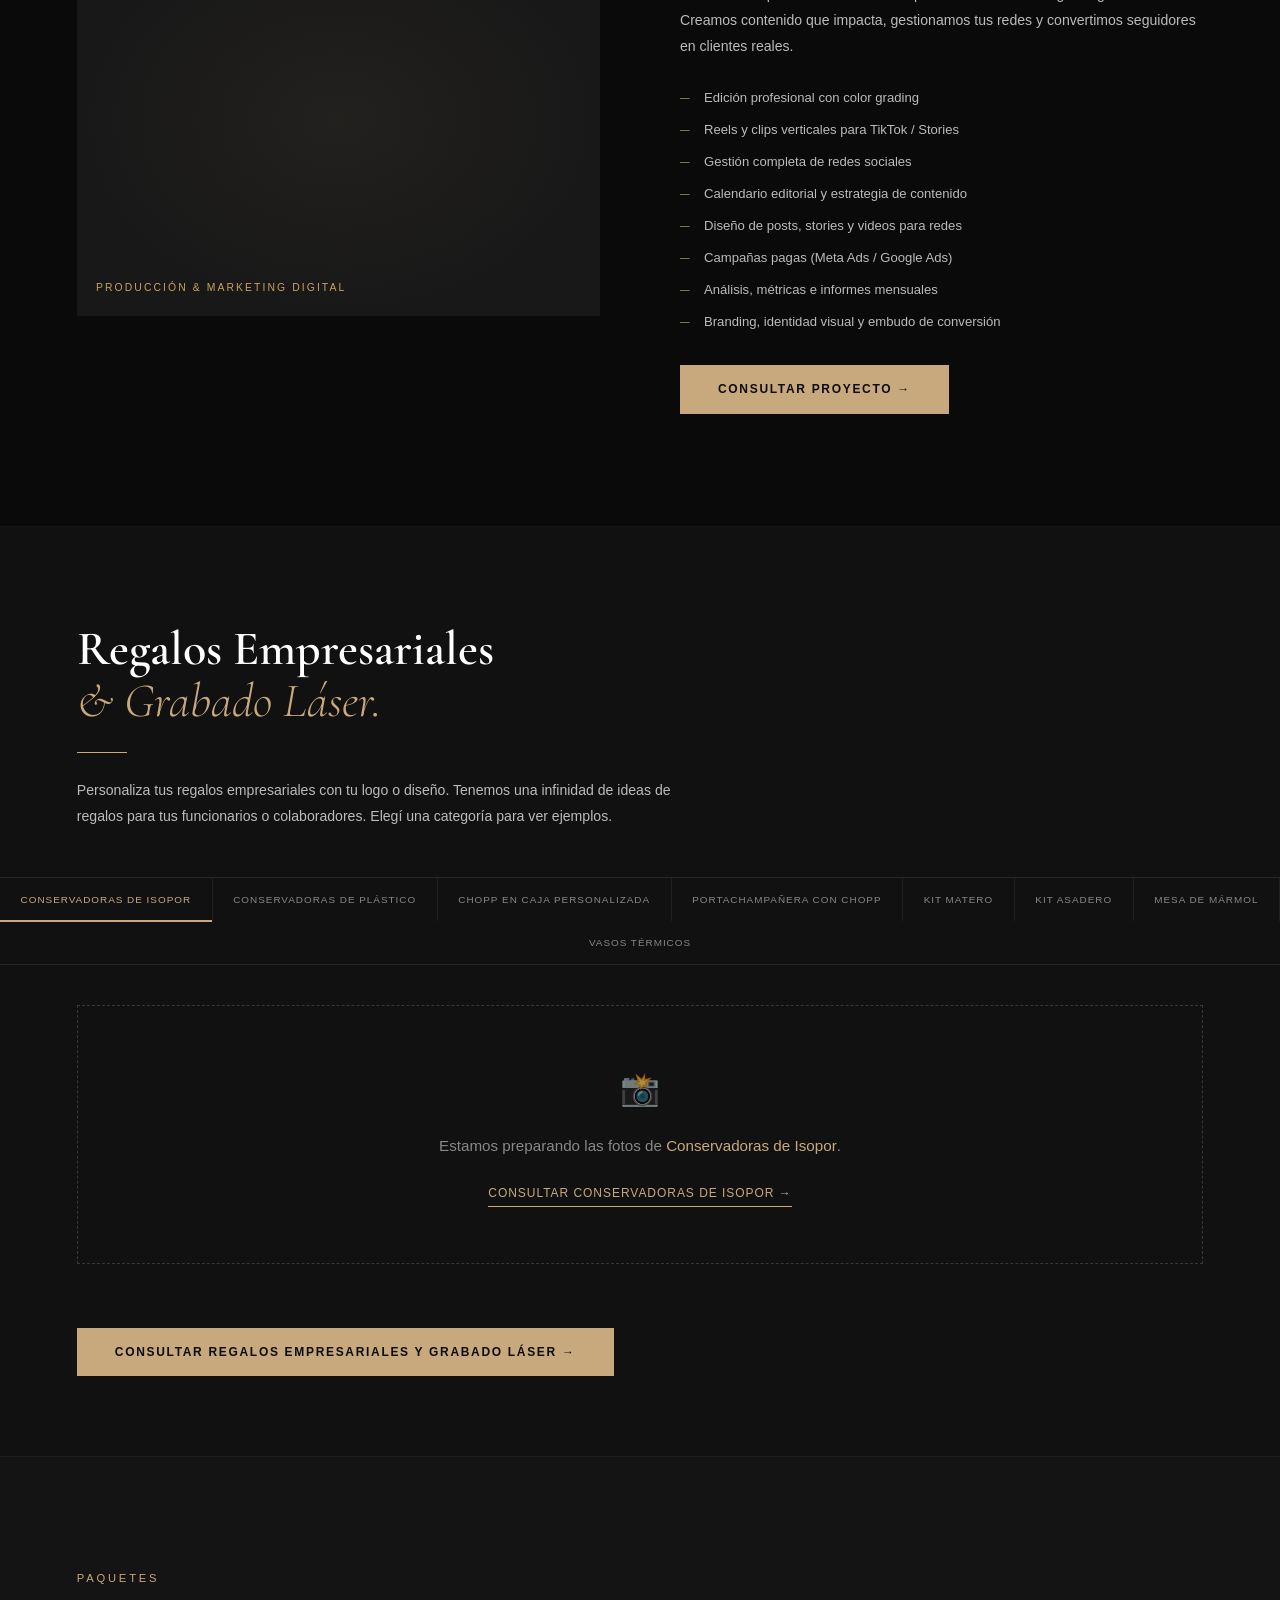
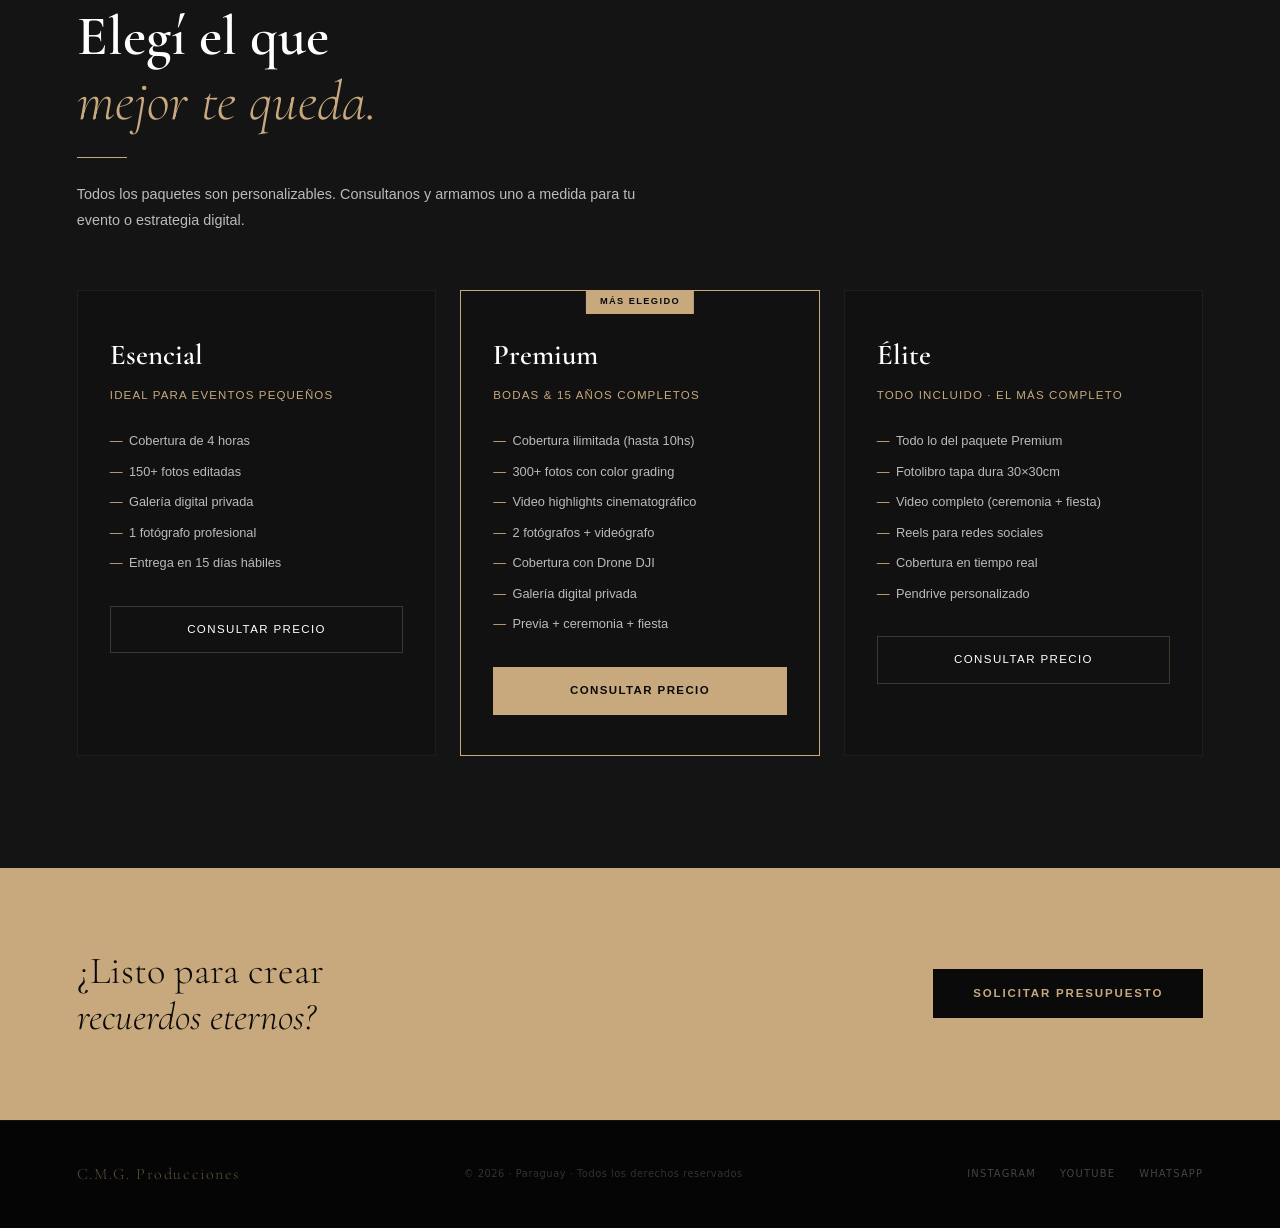
<file: servicios.html>
<!DOCTYPE html>
<html lang="es">
<head>
<meta charset="UTF-8">
  <!-- ══ SEGURIDAD ══ -->
  <meta http-equiv="X-Frame-Options" content="DENY">
  <meta http-equiv="X-Content-Type-Options" content="nosniff">
  <meta http-equiv="X-XSS-Protection" content="1; mode=block">
  <meta http-equiv="Referrer-Policy" content="strict-origin-when-cross-origin">
  <meta name="robots" content="index, follow, max-snippet:-1, max-image-preview:large">
<meta name="viewport" content="width=device-width, initial-scale=1.0">
<title>Servicios | C.M.G. Producciones</title>
<link rel="preconnect" href="https://fonts.googleapis.com">
<link rel="preconnect" href="https://fonts.gstatic.com" crossorigin>
<link href="https://fonts.googleapis.com/css2?family=Cormorant+Garamond:ital,wght@0,300;0,400;0,600;1,300;1,400;1,600&family=Poppins:wght@300;400;500;600;700&display=swap" rel="stylesheet">
<link rel="canonical" href="https://manuelg2007-dev.github.io/cmgproducciones/servicios.html">
<meta property="og:title" content="Servicios · C.M.G. Producciones">
<meta property="og:description" content="Servicios de fotografía y video para bodas, XV años, eventos corporativos, producción audiovisual y marketing digital en Paraguay.">
<meta property="og:type" content="website">
<meta property="og:url" content="https://manuelg2007-dev.github.io/cmgproducciones/servicios.html">
<meta name="twitter:card" content="summary_large_image">
<meta name="description" content="Servicios de fotografía y video para bodas, XV años, eventos corporativos, producción audiovisual y marketing digital en Paraguay.">
<link rel="stylesheet" href="assets/css/tokens.css">
<link rel="stylesheet" href="assets/css/layout.css">
<link rel="stylesheet" href="assets/css/components/site-chrome.css">
<link rel="stylesheet" href="assets/css/components/cream-theme.css">
<link rel="stylesheet" href="assets/css/pages/servicios.css">
</head>
<body>
<div id="nav-placeholder"></div>

<div class="page-hero">
  <div class="page-hero-bg"></div>
  <div class="page-hero-content">
    <span class="page-eyebrow">Lo que ofrecemos</span>
    <h1 class="page-title">Servicios<br><em>Premium.</em></h1>
    <div class="gold-bar"></div>
    <p class="section-desc">Cada servicio diseñado para entregarte un resultado que supere tus expectativas. Sin compromiso a medias.</p>
  </div>
</div>

<!-- BODAS -->
<div class="svc-block" id="bodas">
  <div class="svc-visual">
    <img src="img/servicios/portada-servicios.webp" alt="Cobertura de Bodas - C.M.G. Producciones Paraguay" loading="lazy" style="width:100%;height:100%;object-fit:cover;object-position:center 20%;display:block;">
  </div>
  <div class="svc-content">
    <h2 class="svc-title">Cobertura de<br><em>Bodas.</em></h2>
    <div class="gold-bar"></div>
    <p class="svc-desc">Una boda no se repite. Nuestro equipo trabaja con discreción y precisión para capturar cada momento, desde los preparativos hasta el último abrazo de la noche.</p>
    <ul class="svc-list">
      <li>Sesión de fotos PreWedding</li>
      <li>Make Up de regalo</li>
      <li>Cuadro Canvas para la entrada 50×70</li>
      <li>Álbum Fotolibro 30×61 (80 fotos)</li>
      <li>Resumen para Redes Sociales Full HD</li>
      <li>VideoClip para compartir con invitados</li>
      <li>Cobertura con Drone</li>
      <li>Cobertura en tiempo real</li>
    </ul>
    <a href="https://wa.me/595986249592?text=Hola%2C%20quiero%20info%20sobre%20fotograf%C3%ADa%20de%20boda%20%F0%9F%92%8D" target="_blank" rel="noopener noreferrer" class="btn-gold">Consultar disponibilidad →</a>
  </div>
</div>

<!-- 15 AÑOS -->
<div class="svc-block reverse" id="quince">
  <div class="svc-visual">
    <img src="img/servicios/xv-anos-cover.webp" alt="Cobertura de 15 Años - C.M.G. Producciones Paraguay" loading="lazy" style="width:100%;height:100%;object-fit:cover;display:block;">
  </div>
  <div class="svc-content">
    <h2 class="svc-title">Cobertura de<br><em>15 Años.</em></h2>
    <div class="gold-bar"></div>
    <p class="svc-desc">Tu fiesta de 15 sucede una sola vez. Nosotros nos aseguramos de que la recuerdes para siempre.
Llegamos antes de que todo comience, acompañamos cada momento importante y nos quedamos hasta el último abrazo. Capturamos las emociones, los detalles y cada instante que hacen de tu quinceañera una historia única e irrepetible..</p>
    <ul class="svc-list">
      <li>Sesión de fotos en exteriores con amigas</li>
      <li>Make Up de regalo</li>
      <li>Cuadro Canvas para la entrada 50×70</li>
      <li>Álbum Fotolibro 30×61 (80 fotos)</li>
      <li>Libro de firmas lámina 20×51</li>
      <li>Resumen para Redes Sociales Full HD</li>
      <li>VideoClip para compartir con invitados</li>
      <li>Cobertura con Drone</li>
      <li>Cobertura en tiempo real</li>
    </ul>
    <a href="https://wa.me/595986249592?text=Hola%2C%20quiero%20info%20sobre%20fotograf%C3%ADa%20de%2015%20a%C3%B1os%20%F0%9F%8C%B8" target="_blank" rel="noopener noreferrer" class="btn-gold">Consultar disponibilidad →</a>
  </div>
</div>

<!-- BAUTISMO -->
<div class="svc-block" id="bautismo">
  <div class="svc-visual">
    <img src="img/servicios/portada-bautismo.webp" alt="Cobertura de Bautismo - C.M.G. Producciones Paraguay" loading="lazy" style="width:100%;height:100%;object-fit:cover;display:block;">
  </div>
  <div class="svc-content">
    <h2 class="svc-title">Cobertura de<br><em>Bautismo.</em></h2>
    <div class="gold-bar"></div>
    <p class="svc-desc">Un bautismo reúne a toda la familia en un mismo momento de fe y celebración. Cubrimos la ceremonia completa y la fiesta posterior con discreción, para que vos solo tengas que estar presente.</p>
    <ul class="svc-list">
      <li>Sesión de fotos PreBautismo</li>
      <li>Make Up de regalo</li>
      <li>Cuadro Canvas para la entrada 50×70</li>
      <li>Álbum Fotolibro 30×61 (80 fotos)</li>
      <li>Resumen para Redes Sociales Full HD</li>
      <li>VideoClip para compartir con invitados</li>
      <li>Cobertura en tiempo real</li>
    </ul>
    <a href="https://wa.me/595986249592?text=Hola%2C%20quiero%20info%20sobre%20cobertura%20de%20bautismo%20%E2%9B%AA" target="_blank" rel="noopener noreferrer" class="btn-gold">Consultar disponibilidad →</a>
  </div>
</div>

<!-- COBERTURA INFANTIL -->
<div class="svc-block reverse" id="infantil">
  <div class="svc-visual">
    <img src="img/servicios/infantil-cover.webp" alt="Cobertura Infantil - C.M.G. Producciones Paraguay" loading="lazy" style="width:100%;height:100%;object-fit:cover;display:block;">
  </div>
  <div class="svc-content">
    <h2 class="svc-title">Cobertura<br><em>Infantil.</em></h2>
    <div class="gold-bar"></div>
    <p class="svc-desc">Cumpleaños infantiles tienen su propio ritmo: espontáneo, curioso, lleno de risas. Nos movemos entre los invitados sin interrumpir la fiesta para capturar esas expresiones genuinas que solo pasan una vez.</p>
    <ul class="svc-list">
      <li>Sesión de fotos PreCumple</li>
      <li>Make Up de regalo</li>
      <li>Cuadro Canvas para la entrada 70×50</li>
      <li>Álbum Fotolibro 30×61 (80 fotos)</li>
      <li>Resumen para Redes Sociales Full HD</li>
      <li>Cobertura previa</li>
      <li>VideoClip para compartir con invitados</li>
      <li>Cobertura con Drone</li>
      <li>Cobertura en tiempo real</li>
    </ul>
    <a href="https://wa.me/595986249592?text=Hola%2C%20quiero%20info%20sobre%20cobertura%20infantil%20%F0%9F%8E%88" target="_blank" rel="noopener noreferrer" class="btn-gold">Consultar disponibilidad →</a>
  </div>
</div>

<!-- COBERTURA GESTANTE -->
<div class="svc-block" id="gestante">
  <div class="svc-visual">
    <img src="img/servicios/gestante-cover.webp" alt="Sesión Gestante - C.M.G. Producciones Paraguay" loading="lazy" style="width:100%;height:100%;object-fit:cover;display:block;">
  </div>
  <div class="svc-content">
    <h2 class="svc-title">Sesión<br><em>Gestante.</em></h2>
    <div class="gold-bar"></div>
    <p class="svc-desc">Ese momento de espera merece quedar registrado con la misma delicadeza con la que se vive. Una sesión pensada para vos, tu pareja y esa conexión única con el bebé que está por llegar.</p>
    <ul class="svc-list">
      <li>Sesión de fotos</li>
      <li>Make Up de regalo</li>
      <li>Cuadro Canvas 50×70</li>
      <li>Álbum Fotolibro 30×61 (50 fotos)</li>
      <li>VideoClip para compartir con invitados</li>
    </ul>
    <a href="https://wa.me/595986249592?text=Hola%2C%20quiero%20info%20sobre%20sesi%C3%B3n%20gestante%20%F0%9F%8C%B7" target="_blank" rel="noopener noreferrer" class="btn-gold">Consultar disponibilidad →</a>
  </div>
</div>

<!-- AUDIOVISUAL + MARKETING -->
<div class="svc-block" id="audiovisual">
  <div class="svc-visual" style="background:linear-gradient(135deg,#080f1a,#0d1828);">
    <div class="svc-visual-label">Producción & Marketing Digital</div>
  </div>
  <div class="svc-content">
    <h2 class="svc-title">Producción & <br><em>Marketing Digital.</em></h2>
    <div class="gold-bar"></div>
    <p class="svc-desc">Combinamos producción audiovisual profesional con estrategias digitales efectivas. Creamos contenido que impacta, gestionamos tus redes y convertimos seguidores en clientes reales.</p>
    <ul class="svc-list">
      <li>Edición profesional con color grading</li>
      <li>Reels y clips verticales para TikTok / Stories</li>
      <li>Gestión completa de redes sociales</li>
      <li>Calendario editorial y estrategia de contenido</li>
      <li>Diseño de posts, stories y videos para redes</li>
      <li>Campañas pagas (Meta Ads / Google Ads)</li>
      <li>Análisis, métricas e informes mensuales</li>
      <li>Branding, identidad visual y embudo de conversión</li>
    </ul>
    <a href="https://wa.me/595986249592?text=Hola%2C%20quiero%20info%20sobre%20producci%C3%B3n%20audiovisual%20y%20marketing%20digital%20%F0%9F%9A%80" target="_blank" rel="noopener noreferrer" class="btn-gold">Consultar proyecto →</a>
  </div>
</div>

<!-- 𝐑𝐄𝐆𝐀𝐋𝐎𝐒 𝐄𝐌𝐏𝐑𝐄𝐒𝐀𝐑𝐈𝐀𝐋𝐄𝐒 -->
<div class="svc-block" id="regalos-empresariales">
  <div class="re-intro">
    <h2 class="svc-title">Regalos Empresariales<br><em>& Grabado Láser.</em></h2>
    <div class="gold-bar"></div>
    <p class="svc-desc">Personaliza tus regalos empresariales con tu logo o diseño. Tenemos una infinidad de ideas de regalos para tus funcionarios o colaboradores. Elegí una categoría para ver ejemplos.</p>
  </div>

  <div class="re-tabs" id="reTabs">
      <button class="re-tab active" data-action="re-switch-tab" data-target="conservadoras-isopor">Conservadoras de Isopor</button>
      <button class="re-tab" data-action="re-switch-tab" data-target="conservadoras-plastico">Conservadoras de Plástico</button>
      <button class="re-tab" data-action="re-switch-tab" data-target="chopp-caja-personalizada">Chopp en Caja Personalizada</button>
      <button class="re-tab" data-action="re-switch-tab" data-target="portachampanera-chopp">Portachampañera con Chopp</button>
      <button class="re-tab" data-action="re-switch-tab" data-target="kit-matero">Kit Matero</button>
      <button class="re-tab" data-action="re-switch-tab" data-target="kit-asadero">Kit Asadero</button>
      <button class="re-tab" data-action="re-switch-tab" data-target="mesa-marmol">Mesa de Mármol</button>
      <button class="re-tab" data-action="re-switch-tab" data-target="vasos-termicos">Vasos Térmicos</button>
  </div>

  <div class="re-panel active" id="re-conservadoras-isopor" data-re-panel>
    <div class="re-empty">
      <span class="re-empty-icon">📸</span>
      <p>Estamos preparando las fotos de <strong>Conservadoras de Isopor</strong>.</p>
      <a href="https://wa.me/595986249592?text=Hola%2C%20quiero%20consultar%20sobre%20conservadoras%20de%20isopor%20%F0%9F%8E%81" target="_blank" rel="noopener noreferrer">Consultar Conservadoras de Isopor →</a>
    </div>
  </div>
  <div class="re-panel" id="re-conservadoras-plastico" data-re-panel>
    <div class="re-empty">
      <span class="re-empty-icon">📸</span>
      <p>Estamos preparando las fotos de <strong>Conservadoras de Plástico</strong>.</p>
      <a href="https://wa.me/595986249592?text=Hola%2C%20quiero%20consultar%20sobre%20conservadoras%20de%20pl%C3%A1stico%20%F0%9F%8E%81" target="_blank" rel="noopener noreferrer">Consultar Conservadoras de Plástico →</a>
    </div>
  </div>
  <div class="re-panel" id="re-chopp-caja-personalizada" data-re-panel>
    <div class="re-empty">
      <span class="re-empty-icon">📸</span>
      <p>Estamos preparando las fotos de <strong>Chopp en Caja Personalizada</strong>.</p>
      <a href="https://wa.me/595986249592?text=Hola%2C%20quiero%20consultar%20sobre%20chopp%20en%20caja%20personalizada%20%F0%9F%8E%81" target="_blank" rel="noopener noreferrer">Consultar Chopp en Caja Personalizada →</a>
    </div>
  </div>
  <div class="re-panel" id="re-portachampanera-chopp" data-re-panel>
    <div class="re-empty">
      <span class="re-empty-icon">📸</span>
      <p>Estamos preparando las fotos de <strong>Portachampañera con Chopp</strong>.</p>
      <a href="https://wa.me/595986249592?text=Hola%2C%20quiero%20consultar%20sobre%20portachampa%C3%B1era%20con%20chopp%20%F0%9F%8E%81" target="_blank" rel="noopener noreferrer">Consultar Portachampañera con Chopp →</a>
    </div>
  </div>
  <div class="re-panel" id="re-kit-matero" data-re-panel>
    <div class="re-grid">
        <div class="re-thumb reveal" role="button" tabindex="0" data-action="re-open-lightbox" data-gallery="kit-matero" data-index="0">
          <img src="img/regalos-empresariales/kit-matero/kit-matero-claudia.webp" alt="Kit matero personalizado con grabado láser" loading="lazy">
          <div class="re-thumb-ov"><svg viewBox="0 0 24 24"><path d="M15.5 14h-.79l-.28-.27a6.5 6.5 0 1 0-.7.7l.27.28v.79l5 4.99L20.49 19l-4.99-5zm-6 0a4.5 4.5 0 1 1 0-9 4.5 4.5 0 0 1 0 9z"/></svg></div>
        </div>
    </div>
  </div>
  <div class="re-panel" id="re-kit-asadero" data-re-panel>
    <div class="re-empty">
      <span class="re-empty-icon">📸</span>
      <p>Estamos preparando las fotos de <strong>Kit Asadero</strong>.</p>
      <a href="https://wa.me/595986249592?text=Hola%2C%20quiero%20consultar%20sobre%20kit%20asadero%20%F0%9F%8E%81" target="_blank" rel="noopener noreferrer">Consultar Kit Asadero →</a>
    </div>
  </div>
  <div class="re-panel" id="re-mesa-marmol" data-re-panel>
    <div class="re-grid">
      <div class="re-thumb reveal" role="button" tabindex="0" data-action="re-open-lightbox" data-gallery="mesa-marmol" data-index="0">
        <img src="img/regalos-empresariales/mesa-marmol/mesa-marmol-01.webp" alt="Mesa de mármol con cajones de madera para asador" loading="lazy">
        <div class="re-thumb-ov"><svg viewBox="0 0 24 24"><path d="M15.5 14h-.79l-.28-.27a6.5 6.5 0 1 0-.7.7l.27.28v.79l5 4.99L20.49 19l-4.99-5zm-6 0a4.5 4.5 0 1 1 0-9 4.5 4.5 0 0 1 0 9z"/></svg></div>
      </div>
      <div class="re-thumb reveal" role="button" tabindex="0" data-action="re-open-lightbox" data-gallery="mesa-marmol" data-index="1">
        <img src="img/regalos-empresariales/mesa-marmol/mesa-marmol-02.webp" alt="Mesa de mármol vista frontal con cajones abiertos" loading="lazy">
        <div class="re-thumb-ov"><svg viewBox="0 0 24 24"><path d="M15.5 14h-.79l-.28-.27a6.5 6.5 0 1 0-.7.7l.27.28v.79l5 4.99L20.49 19l-4.99-5zm-6 0a4.5 4.5 0 1 1 0-9 4.5 4.5 0 0 1 0 9z"/></svg></div>
      </div>
      <div class="re-thumb reveal" role="button" tabindex="0" data-action="re-open-lightbox" data-gallery="mesa-marmol" data-index="2">
        <img src="img/regalos-empresariales/mesa-marmol/mesa-marmol-03.webp" alt="Mesa de mármol vista lateral con ruedas y portabotellas" loading="lazy">
        <div class="re-thumb-ov"><svg viewBox="0 0 24 24"><path d="M15.5 14h-.79l-.28-.27a6.5 6.5 0 1 0-.7.7l.27.28v.79l5 4.99L20.49 19l-4.99-5zm-6 0a4.5 4.5 0 1 1 0-9 4.5 4.5 0 0 1 0 9z"/></svg></div>
      </div>
    </div>
  </div>
  <div class="re-panel" id="re-vasos-termicos" data-re-panel>
    <div class="re-grid">
        <div class="re-thumb reveal" role="button" tabindex="0" data-action="re-open-lightbox" data-gallery="vasos-termicos" data-index="0">
          <img src="img/regalos-empresariales/vasos-grabado-laser/vasos-nombres-familia.webp" alt="Vasos térmicos personalizados con nombres grabados" loading="lazy">
          <div class="re-thumb-ov"><svg viewBox="0 0 24 24"><path d="M15.5 14h-.79l-.28-.27a6.5 6.5 0 1 0-.7.7l.27.28v.79l5 4.99L20.49 19l-4.99-5zm-6 0a4.5 4.5 0 1 1 0-9 4.5 4.5 0 0 1 0 9z"/></svg></div>
        </div>
        <div class="re-thumb reveal" role="button" tabindex="0" data-action="re-open-lightbox" data-gallery="vasos-termicos" data-index="1">
          <img src="img/regalos-empresariales/vasos-grabado-laser/vasos-shell-vikingo.webp" alt="Vasos térmicos grabados para regalo corporativo Shell" loading="lazy">
          <div class="re-thumb-ov"><svg viewBox="0 0 24 24"><path d="M15.5 14h-.79l-.28-.27a6.5 6.5 0 1 0-.7.7l.27.28v.79l5 4.99L20.49 19l-4.99-5zm-6 0a4.5 4.5 0 1 1 0-9 4.5 4.5 0 0 1 0 9z"/></svg></div>
        </div>
        <div class="re-thumb reveal" role="button" tabindex="0" data-action="re-open-lightbox" data-gallery="vasos-termicos" data-index="2">
          <img src="img/regalos-empresariales/vasos-grabado-laser/vaso-sampdoria.webp" alt="Vaso térmico grabado con escudo Sampdoria" loading="lazy">
          <div class="re-thumb-ov"><svg viewBox="0 0 24 24"><path d="M15.5 14h-.79l-.28-.27a6.5 6.5 0 1 0-.7.7l.27.28v.79l5 4.99L20.49 19l-4.99-5zm-6 0a4.5 4.5 0 1 1 0-9 4.5 4.5 0 0 1 0 9z"/></svg></div>
        </div>
        <div class="re-thumb reveal" role="button" tabindex="0" data-action="re-open-lightbox" data-gallery="vasos-termicos" data-index="3">
          <img src="img/regalos-empresariales/vasos-grabado-laser/vaso-zbs98.webp" alt="Vaso térmico grabado ZBS 98" loading="lazy">
          <div class="re-thumb-ov"><svg viewBox="0 0 24 24"><path d="M15.5 14h-.79l-.28-.27a6.5 6.5 0 1 0-.7.7l.27.28v.79l5 4.99L20.49 19l-4.99-5zm-6 0a4.5 4.5 0 1 1 0-9 4.5 4.5 0 0 1 0 9z"/></svg></div>
        </div>
        <div class="re-thumb reveal" role="button" tabindex="0" data-action="re-open-lightbox" data-gallery="vasos-termicos" data-index="4">
          <img src="img/regalos-empresariales/vasos-grabado-laser/vaso-pioneros.webp" alt="Vaso térmico grabado Pioneros" loading="lazy">
          <div class="re-thumb-ov"><svg viewBox="0 0 24 24"><path d="M15.5 14h-.79l-.28-.27a6.5 6.5 0 1 0-.7.7l.27.28v.79l5 4.99L20.49 19l-4.99-5zm-6 0a4.5 4.5 0 1 1 0-9 4.5 4.5 0 0 1 0 9z"/></svg></div>
        </div>
        <div class="re-thumb reveal" role="button" tabindex="0" data-action="re-open-lightbox" data-gallery="vasos-termicos" data-index="5">
          <img src="img/regalos-empresariales/vasos-grabado-laser/vaso-psg.webp" alt="Vaso térmico grabado con escudo PSG" loading="lazy">
          <div class="re-thumb-ov"><svg viewBox="0 0 24 24"><path d="M15.5 14h-.79l-.28-.27a6.5 6.5 0 1 0-.7.7l.27.28v.79l5 4.99L20.49 19l-4.99-5zm-6 0a4.5 4.5 0 1 1 0-9 4.5 4.5 0 0 1 0 9z"/></svg></div>
        </div>
    </div>
  </div>

  <div class="re-cta">
    <a href="https://wa.me/595986249592?text=Hola%2C%20quiero%20consultar%20sobre%20regalos%20empresariales%20y%20grabado%20l%C3%A1ser%20%F0%9F%8E%81" target="_blank" rel="noopener noreferrer" class="btn-gold">Consultar regalos empresariales y grabado láser →</a>
  </div>
</div>

<!-- LIGHTBOX (Regalos Empresariales) -->
<div class="re-lightbox" id="reLightbox">
  <button class="re-lb-close" data-action="re-close-lightbox" aria-label="Cerrar">✕</button>
  <button class="re-lb-prev" data-action="re-lightbox-nav" data-dir="-1" aria-label="Anterior">‹</button>
  <img class="re-lb-img" id="reLbImg" alt="">
  <button class="re-lb-next" data-action="re-lightbox-nav" data-dir="1" aria-label="Siguiente">›</button>
  <div class="re-lb-counter" id="reLbCounter"></div>
</div>


<!-- PAQUETES -->
<section id="paquetes">
  <div>
    <span class="eyebrow">Paquetes</span>
    <h2 class="section-title">Elegí el que<br><em>mejor te queda.</em></h2>
    <div class="gold-bar"></div>
    <p class="section-desc">Todos los paquetes son personalizables. Consultanos y armamos uno a medida para tu evento o estrategia digital.</p>
  </div>
  <div class="pack-grid">
    <div class="pack-card">
      <div class="pack-name">Esencial</div>
      <div class="pack-tagline">Ideal para eventos pequeños</div>
      <ul class="pack-features">
        <li>Cobertura de 4 horas</li>
        <li>150+ fotos editadas</li>
        <li>Galería digital privada</li>
        <li>1 fotógrafo profesional</li>
        <li>Entrega en 15 días hábiles</li>
      </ul>
      <a href="https://wa.me/595986249592?text=Hola%2C%20me%20interesa%20el%20paquete%20Esencial" target="_blank" rel="noopener noreferrer" class="pack-btn">Consultar precio</a>
    </div>
    <div class="pack-card featured">
      <div class="pack-name">Premium</div>
      <div class="pack-tagline">Bodas & 15 Años completos</div>
      <ul class="pack-features">
        <li>Cobertura ilimitada (hasta 10hs)</li>
        <li>300+ fotos con color grading</li>
        <li>Video highlights cinematográfico</li>
        <li>2 fotógrafos + videógrafo</li>
        <li>Cobertura con Drone DJI</li>
        <li>Galería digital privada</li>
        <li>Previa + ceremonia + fiesta</li>
      </ul>
      <a href="https://wa.me/595986249592?text=Hola%2C%20me%20interesa%20el%20paquete%20Premium" target="_blank" rel="noopener noreferrer" class="pack-btn">Consultar precio</a>
    </div>
    <div class="pack-card">
      <div class="pack-name">Élite</div>
      <div class="pack-tagline">Todo incluido · El más completo</div>
      <ul class="pack-features">
        <li>Todo lo del paquete Premium</li>
        <li>Fotolibro tapa dura 30×30cm</li>
        <li>Video completo (ceremonia + fiesta)</li>
        <li>Reels para redes sociales</li>
        <li>Cobertura en tiempo real</li>
        <li>Pendrive personalizado</li>
      </ul>
      <a href="https://wa.me/595986249592?text=Hola%2C%20me%20interesa%20el%20paquete%20Elite" target="_blank" rel="noopener noreferrer" class="pack-btn">Consultar precio</a>
    </div>
  </div>
</section>


<!-- CTA FINAL -->
<div class="svc-cta-section">
  <div class="svc-cta-text">¿Listo para crear<br><em>recuerdos eternos?</em></div>
  <a href="https://wa.me/595986249592?text=Hola%2C%20quiero%20solicitar%20un%20presupuesto%20%F0%9F%93%B8" target="_blank" rel="noopener noreferrer" class="btn-dark-inv">Solicitar Presupuesto</a>
</div>
<div id="footer-placeholder"></div>
<div id="wa-placeholder"></div>
<script type="module" src="assets/js/pages/servicios.js"></script>
</body>
</html>
</file>
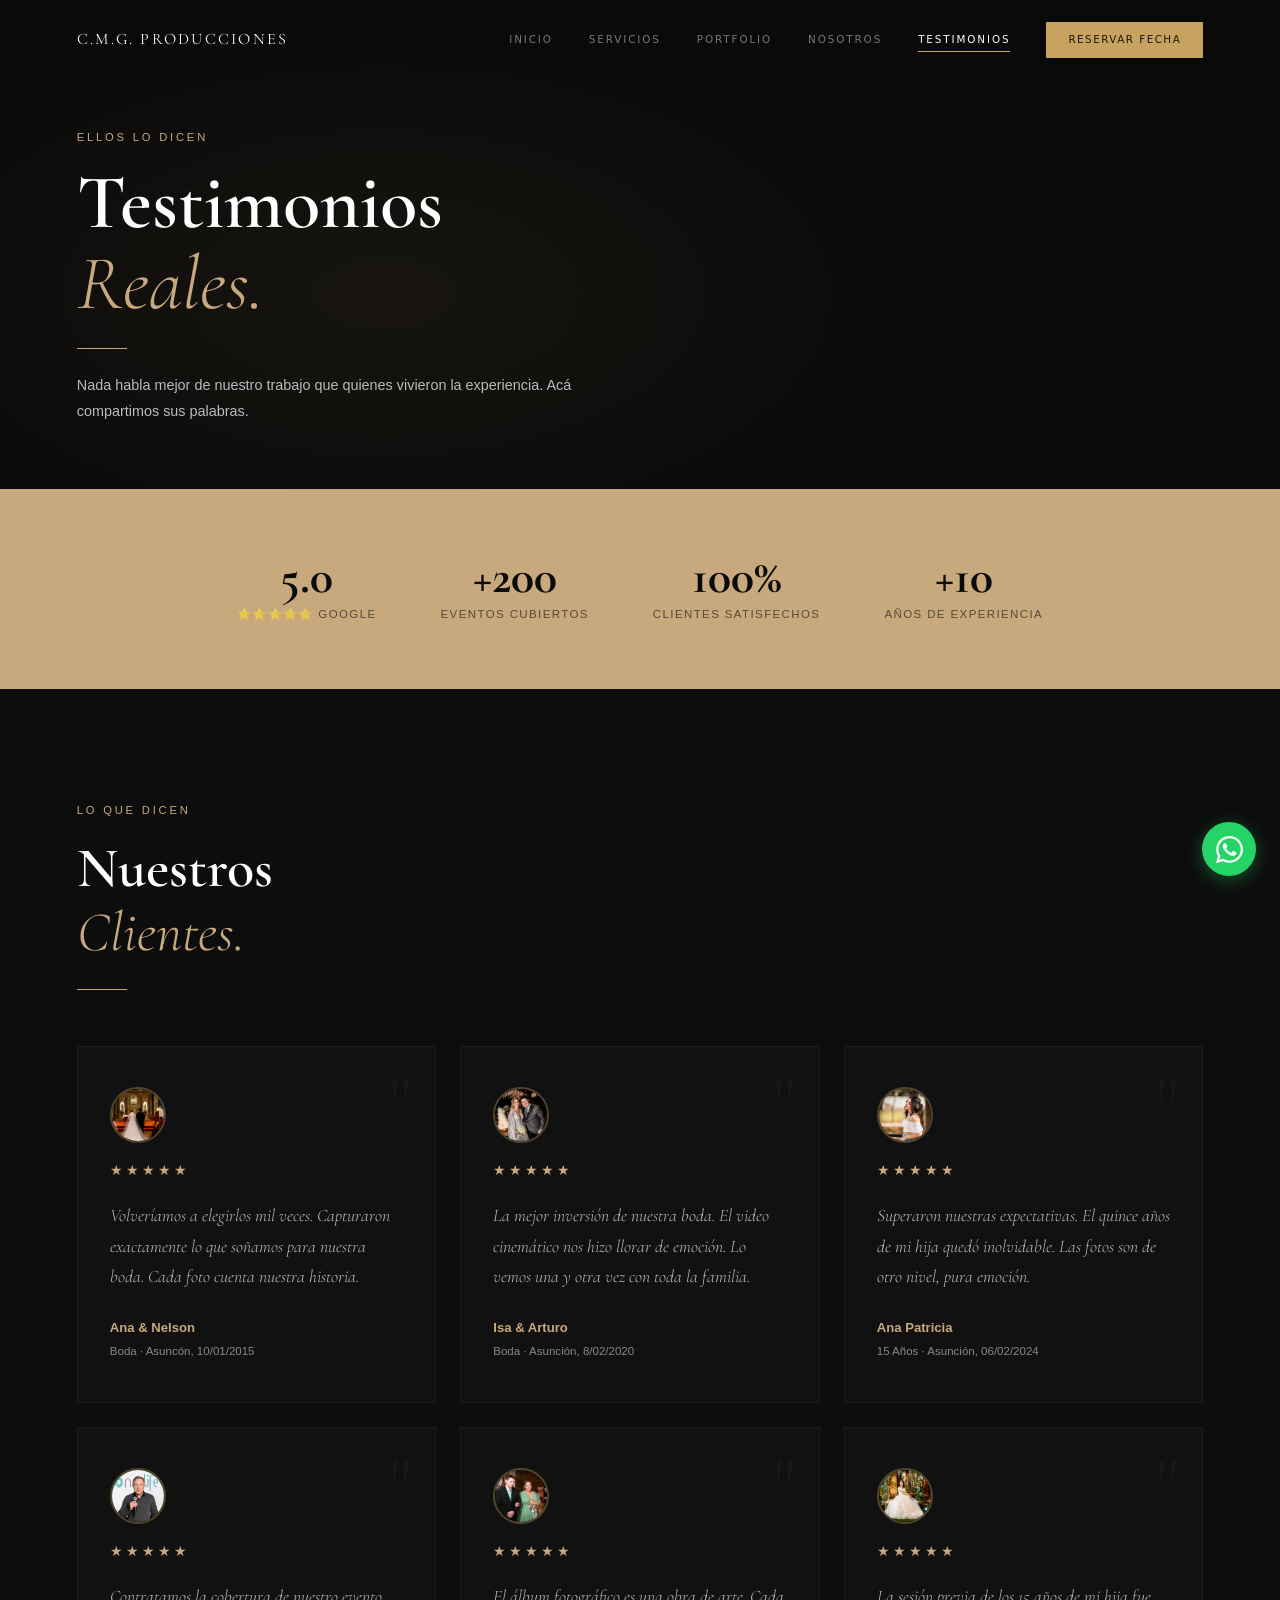
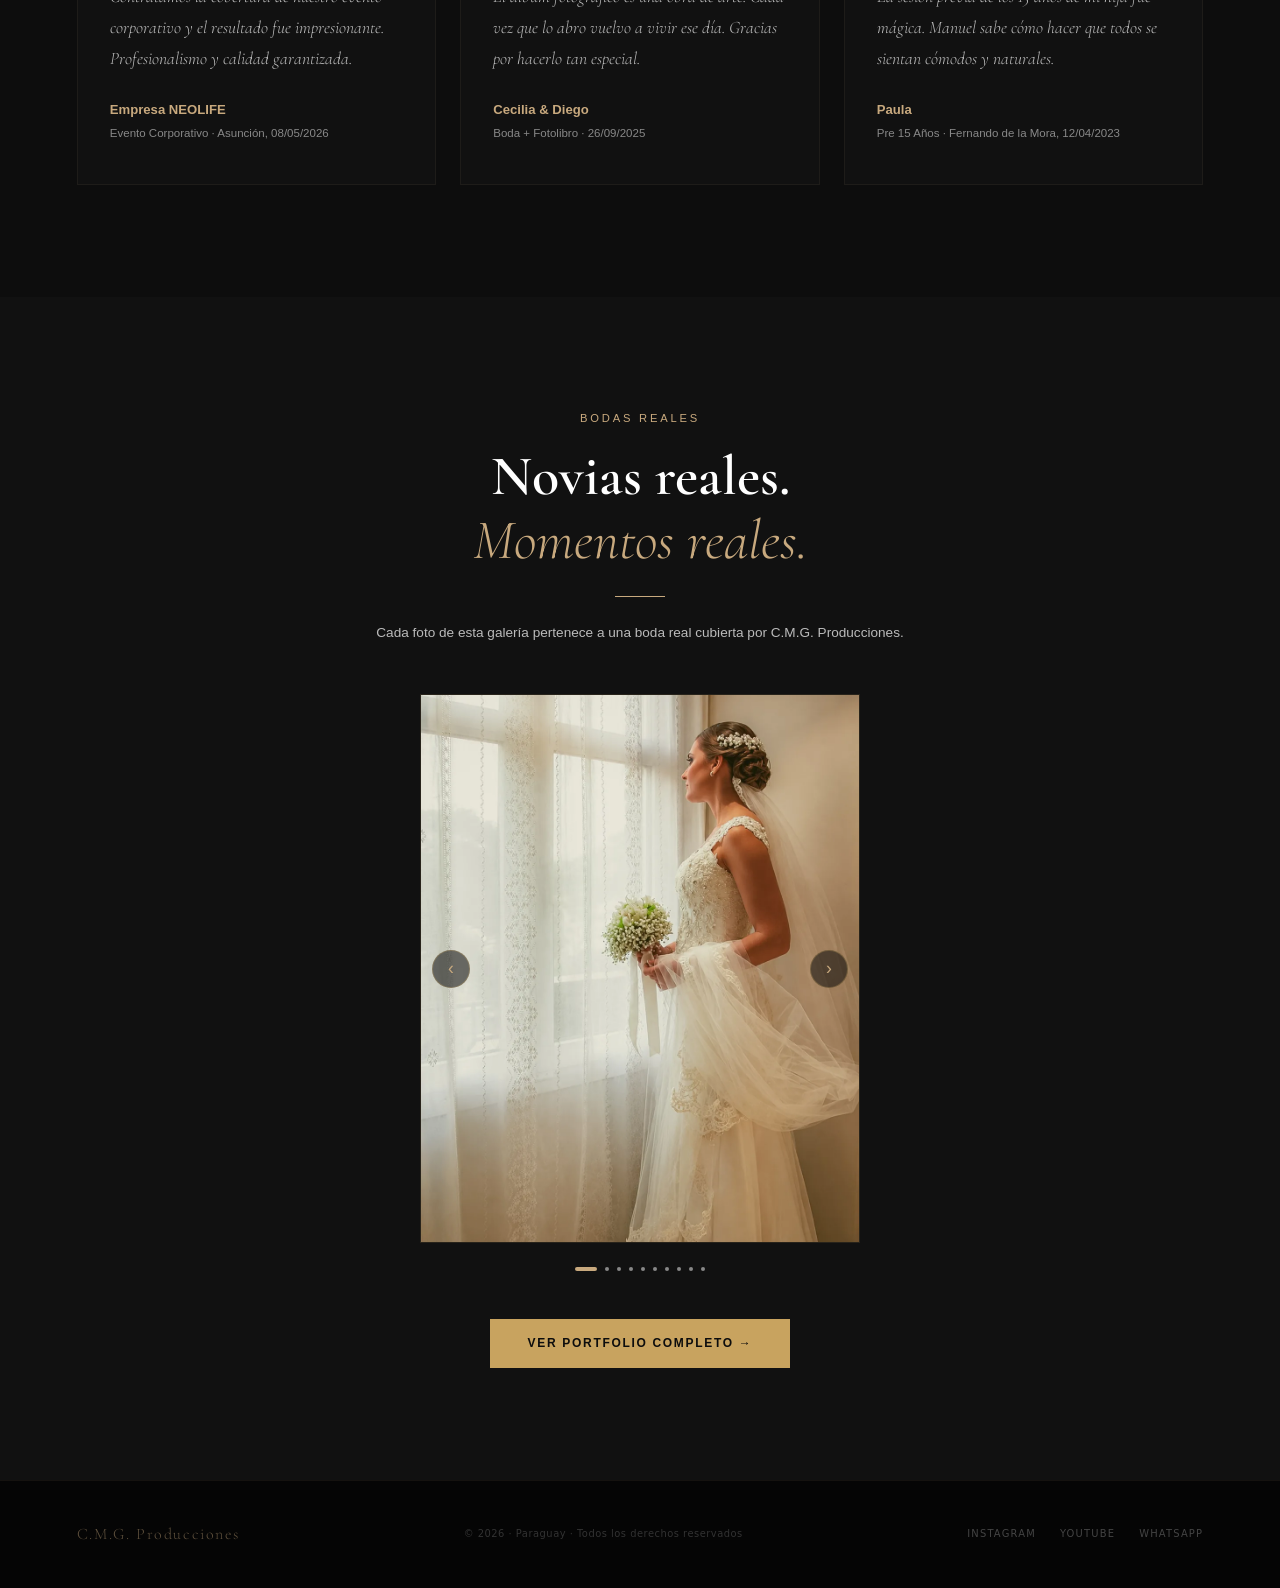
<file: testimonios.html>
<!DOCTYPE html>
<html lang="es">
<head>
<meta charset="UTF-8">
  <!-- ══ SEGURIDAD ══ -->
  <meta http-equiv="X-Frame-Options" content="DENY">
  <meta http-equiv="X-Content-Type-Options" content="nosniff">
  <meta http-equiv="X-XSS-Protection" content="1; mode=block">
  <meta http-equiv="Referrer-Policy" content="strict-origin-when-cross-origin">
  <meta name="robots" content="index, follow, max-snippet:-1, max-image-preview:large">
<meta name="viewport" content="width=device-width, initial-scale=1.0">
<title>Testimonios | C.M.G. Producciones</title>
<link rel="preconnect" href="https://fonts.googleapis.com">
<link rel="preconnect" href="https://fonts.gstatic.com" crossorigin>
<link href="https://fonts.googleapis.com/css2?family=Cormorant+Garamond:ital,wght@0,300;0,400;0,600;1,300;1,400;1,600&family=Poppins:wght@300;400;500;600;700&display=swap" rel="stylesheet">
<link rel="canonical" href="https://manuelg2007-dev.github.io/cmgproducciones/testimonios.html">
<meta property="og:title" content="Testimonios · C.M.G. Producciones">
<meta property="og:description" content="Testimonios reales de clientes de C.M.G. Producciones en bodas, XV años y eventos corporativos en Paraguay.">
<meta property="og:type" content="website">
<meta property="og:url" content="https://manuelg2007-dev.github.io/cmgproducciones/testimonios.html">
<meta name="twitter:card" content="summary_large_image">
<meta name="description" content="Testimonios reales de clientes de C.M.G. Producciones en bodas, XV años y eventos corporativos en Paraguay.">
<link rel="stylesheet" href="assets/css/tokens.css">
<link rel="stylesheet" href="assets/css/layout.css">
<link rel="stylesheet" href="assets/css/components/site-chrome.css">
<link rel="stylesheet" href="assets/css/components/cream-theme.css">
<link rel="stylesheet" href="assets/css/pages/testimonios.css">
</head>
<body>
<div id="nav-placeholder"></div>

<div class="page-hero">
  <div class="page-hero-bg"></div>
  <div class="page-hero-content">
    <span class="page-eyebrow">Ellos lo dicen</span>
    <h1 class="page-title">Testimonios<br><em>Reales.</em></h1>
    <div class="gold-bar"></div>
    <p class="section-desc">Nada habla mejor de nuestro trabajo que quienes vivieron la experiencia. Acá compartimos sus palabras.</p>
  </div>
</div>

<!-- GOOGLE STRIP -->
<div id="google-strip">
  <div class="gs-item"><div class="gs-n">5.0</div><div class="gs-l">⭐⭐⭐⭐⭐ Google</div></div>
  <div class="gs-item"><div class="gs-n">+200</div><div class="gs-l">Eventos cubiertos</div></div>
  <div class="gs-item"><div class="gs-n">100%</div><div class="gs-l">Clientes satisfechos</div></div>
  <div class="gs-item"><div class="gs-n">+10</div><div class="gs-l">Años de experiencia</div></div>
</div>

<!-- TESTIMONIOS -->
<section style="padding:7rem 6vw;background:var(--dark);">
  <div>
    <span class="eyebrow">Lo que dicen</span>
    <h2 class="section-title">Nuestros<br><em>Clientes.</em></h2>
    <div class="gold-bar"></div>
  </div>
  <div class="testi-grid">
    <div class="testi-card">
      <div class="testi-bg-q">"</div>
      <img src="img/testimonios/ana-nelson.webp" alt="Ana & Nelson - clientes C.M.G. Producciones, Boda" class="testi-avatar" loading="lazy" width="56" height="56">
      <div class="testi-stars">★★★★★</div>
      <p class="testi-quote">Volveríamos a elegirlos mil veces. Capturaron exactamente lo que soñamos para nuestra boda. Cada foto cuenta nuestra historia.</p>
      <div class="testi-client">Ana & Nelson</div>
      <div class="testi-event">Boda · Asuncón, 10/01/2015</div>
    </div>
    <div class="testi-card">
      <div class="testi-bg-q">"</div>
      <img src="img/testimonios/isa-arturo.webp" alt="Isa & Arturo - clientes C.M.G. Producciones, Boda" class="testi-avatar" loading="lazy" width="56" height="56">
      <div class="testi-stars">★★★★★</div>
      <p class="testi-quote">La mejor inversión de nuestra boda. El video cinemático nos hizo llorar de emoción. Lo vemos una y otra vez con toda la familia.</p>
      <div class="testi-client">Isa & Arturo</div>
      <div class="testi-event">Boda · Asunción, 8/02/2020</div>
    </div>
    <div class="testi-card">
      <div class="testi-bg-q">"</div>
      <img src="img/testimonios/ana-patricia.webp" alt="Ana Patricia - cliente C.M.G. Producciones, XV Años" class="testi-avatar" loading="lazy" width="56" height="56">
      <div class="testi-stars">★★★★★</div>
      <p class="testi-quote">Superaron nuestras expectativas. El quince años de mi hija quedó inolvidable. Las fotos son de otro nivel, pura emoción.</p>
      <div class="testi-client">Ana Patricia</div>
      <div class="testi-event">15 Años · Asunción, 06/02/2024</div>
    </div>
    <div class="testi-card">
      <div class="testi-bg-q">"</div>
      <img src="img/testimonios/empresa-neolife.webp" alt="Empresa NEOLIFE - cliente C.M.G. Producciones, Evento Corporativo" class="testi-avatar" loading="lazy" width="56" height="56">
      <div class="testi-stars">★★★★★</div>
      <p class="testi-quote">Contratamos la cobertura de nuestro evento corporativo y el resultado fue impresionante. Profesionalismo y calidad garantizada.</p>
      <div class="testi-client">Empresa NEOLIFE</div>
      <div class="testi-event">Evento Corporativo · Asunción, 08/05/2026</div>
    </div>
    <div class="testi-card">
      <div class="testi-bg-q">"</div>
      <img src="img/testimonios/cecilia-diego.webp" alt="Cecilia & Diego - clientes C.M.G. Producciones, Boda" class="testi-avatar" loading="lazy" width="56" height="56">
      <div class="testi-stars">★★★★★</div>
      <p class="testi-quote">El álbum fotográfico es una obra de arte. Cada vez que lo abro vuelvo a vivir ese día. Gracias por hacerlo tan especial.</p>
      <div class="testi-client">Cecilia & Diego</div>
      <div class="testi-event">Boda + Fotolibro · 26/09/2025</div>
    </div>
    <div class="testi-card">
      <div class="testi-bg-q">"</div>
      <img src="img/testimonios/paula.webp" alt="Paula - cliente C.M.G. Producciones, Pre 15 Años" class="testi-avatar" loading="lazy" width="56" height="56">
      <div class="testi-stars">★★★★★</div>
      <p class="testi-quote">La sesión previa de los 15 años de mi hija fue mágica. Manuel sabe cómo hacer que todos se sientan cómodos y naturales.</p>
      <div class="testi-client">Paula</div>
      <div class="testi-event">Pre 15 Años · Fernando de la Mora, 12/04/2023</div>
    </div>
  </div>
</section>

<!-- BODAS REALES -->
<section id="antesdespues">
  <div style="text-align:center;max-width:580px;margin:0 auto;">
    <span class="eyebrow">Bodas Reales</span>
    <h2 class="section-title">Novias reales.<br><em>Momentos reales.</em></h2>
    <div class="gold-bar" style="margin:1.5rem auto;"></div>
    <p style="font-size:0.85rem;color:var(--gray-light);line-height:1.8;">Cada foto de esta galería pertenece a una boda real cubierta por C.M.G. Producciones.</p>
  </div>

  <div class="real-gallery">
    <div class="real-viewport">
      <div class="real-track" id="realTrack">
        <div class="real-slide"><img src="img/testimonios/bodas-reales/boda-real-01.webp" alt="Novia junto a la ventana antes de la ceremonia - C.M.G. Producciones" loading="lazy"></div>
        <div class="real-slide"><img src="img/testimonios/bodas-reales/boda-real-02.webp" alt="Novia con ramo de novia esperando el gran momento - C.M.G. Producciones" loading="lazy"></div>
        <div class="real-slide"><img src="img/testimonios/bodas-reales/boda-real-03.webp" alt="Retrato de novia en terraza al atardecer - C.M.G. Producciones" loading="lazy"></div>
        <div class="real-slide"><img src="img/testimonios/bodas-reales/boda-real-04.webp" alt="Novia sonriendo en sesión de boda al aire libre - C.M.G. Producciones" loading="lazy"></div>
        <div class="real-slide"><img src="img/testimonios/bodas-reales/boda-real-05.webp" alt="Detalle de ramo de novia y maquillaje - C.M.G. Producciones" loading="lazy"></div>
        <div class="real-slide"><img src="img/testimonios/bodas-reales/boda-real-06.webp" alt="Retrato íntimo de novia con contraluz - C.M.G. Producciones" loading="lazy"></div>
        <div class="real-slide"><img src="img/testimonios/bodas-reales/boda-real-07.webp" alt="Novia en la entrada del hotel antes de la boda - C.M.G. Producciones" loading="lazy"></div>
        <div class="real-slide"><img src="img/testimonios/bodas-reales/boda-real-08.webp" alt="Retrato completo de novia con vestido de encaje - C.M.G. Producciones" loading="lazy"></div>
        <div class="real-slide"><img src="img/testimonios/bodas-reales/boda-real-09.webp" alt="Novia posando de perfil en el lobby del hotel - C.M.G. Producciones" loading="lazy"></div>
        <div class="real-slide"><img src="img/testimonios/bodas-reales/boda-real-10.webp" alt="Novia lista para la ceremonia - C.M.G. Producciones" loading="lazy"></div>
      </div>
    </div>
    <button class="real-nav real-prev" data-real-prev aria-label="Foto anterior">‹</button>
    <button class="real-nav real-next" data-real-next aria-label="Foto siguiente">›</button>
  </div>
  <div class="real-dots" id="realDots"></div>

  <div style="text-align:center;margin-top:3rem;">
    <a href="portfolio.html" class="btn-gold">Ver Portfolio Completo →</a>
  </div>
</section>

<div id="footer-placeholder"></div>
<div id="wa-placeholder"></div>
<script type="module" src="assets/js/pages/testimonios.js"></script>
</body>
</html>
</file>
<file: assets/css/tokens.css>
/**
 * tokens.css
 * ─────────────────────────────────────────────────────────
 * Design tokens for C.M.G. Producciones.
 *
 * The original site evolved two parallel color systems that render
 * near-identical gold tones ("gold" system used by style.css /
 * portfolio.html, "cream" system used by index.html and the page-level
 * overrides on servicios/contacto/nosotros/testimonios). Both are kept
 * here, verbatim, as the single source of truth so no page's computed
 * styles change. Consolidating them into one palette is a follow-up
 * visual-design task, not a refactor task — doing it here would risk
 * changing how the site looks.
 */

:root {
  /* ── "Gold" system — style.css / portfolio.html ───────── */
  --gold: #C8A35F;
  --gold-light: #dfc08a;
  --gold-dim: rgba(200, 163, 95, 0.15);
  --dark: #0D0D0D;
  --dark-2: #141414;
  --dark-3: #1a1a1a;
  --dark-4: #222;
  --white: #FFFFFF;
  --gray: #888;
  --gray-light: #bbb;

  /* ── "Cream" system — index.html + page overrides ────── */
  --cream: #C8A97E;
  --cream-light: #dfc4a0;
  --bg: #0A0A0A;
  --bg2: #111111;
  --bg3: #181818;
  --text: #E8E8E8;
  --text-muted: #888;
  --text-dim: #555;

  /* ── Fonts ─────────────────────────────────────────────── */
  --font-serif: 'Cormorant Garamond', Georgia, serif;
  --font-sans: 'Inter', system-ui, sans-serif;
  --font-body: 'Poppins', sans-serif;

  /* ── Fixed brand values (avoid magic numbers in JS/CSS) ── */
  --whatsapp-number: 595986249592;
  --whatsapp-green: #25D366;
}
</file>
<file: assets/css/layout.css>
/**
 * layout.css
 * Shared page chrome for servicios / contacto / nosotros / testimonios:
 * base reset, nav, page-hero, sections, buttons, footer, WhatsApp float.
 * Design tokens live in tokens.css (loaded before this file).
 */

* { margin:0; padding:0; box-sizing:border-box; }
html { scroll-behavior:smooth; }
body {
  background: var(--dark);
  color: var(--white);
  font-family: 'Poppins', sans-serif;
  font-weight: 300;
  overflow-x: hidden;
  line-height: 1.7;
}

/* ── NAV ── */
nav {
  position: fixed; top: 0; width: 100%; z-index: 200;
  padding: 20px 6vw;
  display: flex; justify-content: space-between; align-items: center;
  transition: background 0.4s, padding 0.4s;
}
nav.scrolled {
  background: rgba(13,13,13,0.96);
  backdrop-filter: blur(14px);
  padding: 14px 6vw;
  border-bottom: 1px solid rgba(200,163,95,0.1);
}
.nav-logo {
  font-family: 'Cormorant Garamond', serif;
  font-size: 1.1rem; font-weight: 600;
  letter-spacing: 0.08em; color: var(--gold);
  text-decoration: none;
}
.nav-links { display: flex; gap: 2.2rem; list-style: none; }
.nav-links a {
  color: var(--gray-light); font-size: 0.72rem;
  letter-spacing: 0.14em; text-transform: uppercase;
  text-decoration: none; transition: color 0.3s;
}
.nav-links a:hover, .nav-links a.active { color: var(--gold); }
.nav-cta {
  background: var(--gold); color: var(--dark);
  padding: 10px 26px; font-size: 0.72rem;
  letter-spacing: 0.12em; text-transform: uppercase;
  font-weight: 600; text-decoration: none; transition: all 0.3s;
}
.nav-cta:hover { background: var(--gold-light); }
.nav-toggle {
  display: none; flex-direction: column; gap: 5px;
  cursor: pointer; background: none; border: none; padding: 4px;
}
.nav-toggle span { width: 24px; height: 1px; background: var(--white); display: block; transition: all 0.3s; }

/* Mobile menu — fullscreen overlay */
.mobile-menu {
  display: none;
  position: fixed; inset: 0; z-index: 199;
  background: var(--dark);
  flex-direction: column;
  align-items: center; justify-content: center;
  gap: 2.5rem;
}
.mobile-menu.open { display: flex; }
.mobile-menu a {
  color: var(--gray-light); font-size: 1.1rem;
  letter-spacing: 0.2em; text-transform: uppercase;
  text-decoration: none;
  font-family: 'Cormorant Garamond', serif;
  font-weight: 300; transition: color 0.3s;
}
.mobile-menu a:hover, .mobile-menu a.active { color: var(--gold); }
.mobile-menu-close {
  position: absolute; top: 1.5rem; right: 6vw;
  background: none; border: none; color: var(--gray);
  font-size: 1.8rem; cursor: pointer; transition: color 0.3s;
}
.mobile-menu-close:hover { color: var(--gold); }
.mobile-menu-cta {
  background: var(--gold); color: var(--dark);
  padding: 14px 40px; font-size: 0.8rem;
  letter-spacing: 0.14em; text-transform: uppercase;
  font-weight: 600; text-decoration: none;
  margin-top: 1rem;
}

/* ── PAGE HERO ── */
.page-hero {
  min-height: 45vh;
  display: flex; align-items: flex-end;
  padding: 0 6vw 4rem;
  position: relative; overflow: hidden;
  background: var(--dark-2);
}
.page-hero-bg {
  position: absolute; inset: 0;
  background: radial-gradient(ellipse 60% 80% at 30% 60%, rgba(200,163,95,0.07) 0%, transparent 70%);
}
.page-hero-content { position: relative; z-index: 1; padding-top: 8rem; }
.page-eyebrow {
  font-size: 0.7rem; letter-spacing: 0.25em;
  text-transform: uppercase; color: var(--gold);
  margin-bottom: 1rem; display: block;
}
.page-title {
  font-family: 'Cormorant Garamond', serif;
  font-size: clamp(2.5rem, 6vw, 5rem);
  font-weight: 600; line-height: 1.05;
}
.page-title em { font-style: italic; color: var(--gold); font-weight: 300; }
.gold-bar { width: 50px; height: 1px; background: var(--gold); margin: 1.5rem 0; }

/* ── SECTIONS ── */
section { padding: 6rem 6vw; }
.eyebrow {
  font-size: 0.7rem; letter-spacing: 0.25em;
  text-transform: uppercase; color: var(--gold);
  margin-bottom: 1rem; display: block;
}
.section-title {
  font-family: 'Cormorant Garamond', serif;
  font-size: clamp(2rem, 4.5vw, 3.5rem);
  font-weight: 600; line-height: 1.15;
}
.section-title em { font-style: italic; font-weight: 300; }
.section-desc { color: var(--gray-light); font-size: 0.9rem; line-height: 1.8; max-width: 560px; }

/* ── BUTTONS ── */
.btn-gold {
  background: var(--gold); color: var(--dark);
  padding: 14px 38px; font-size: 0.75rem;
  letter-spacing: 0.14em; text-transform: uppercase;
  font-weight: 600; text-decoration: none;
  transition: all 0.3s; display: inline-block;
}
.btn-gold:hover { background: var(--gold-light); transform: translateY(-2px); }
.btn-outline {
  background: transparent; color: var(--white);
  padding: 14px 38px; font-size: 0.75rem;
  letter-spacing: 0.14em; text-transform: uppercase;
  border: 1px solid rgba(255,255,255,0.25);
  text-decoration: none; transition: all 0.3s; display: inline-block;
}
.btn-outline:hover { border-color: var(--gold); color: var(--gold); }

/* ── WA FLOAT ── */
.wa-float {
  position: fixed; bottom: 2rem; right: 2rem; z-index: 999;
  display: flex; flex-direction: column; align-items: flex-end; gap: 0.8rem;
}
.wa-tooltip {
  background: var(--dark-2);
  border: 1px solid rgba(37,211,102,0.2);
  color: var(--white); padding: 10px 16px;
  font-size: 0.75rem; white-space: nowrap;
  opacity: 0; pointer-events: none;
  transform: translateX(8px); transition: all 0.3s;
}
.wa-float:hover .wa-tooltip { opacity: 1; transform: translateX(0); }
.wa-btn {
  width: 58px; height: 58px; background: #25D366;
  border-radius: 50%; display: flex; align-items: center;
  justify-content: center; text-decoration: none;
  box-shadow: 0 4px 20px rgba(37,211,102,0.35);
  transition: transform 0.3s;
  animation: wap 2.5s infinite;
}
.wa-btn:hover { transform: scale(1.08); }
@keyframes wap {
  0%,100% { box-shadow: 0 4px 20px rgba(37,211,102,0.35); }
  50% { box-shadow: 0 4px 30px rgba(37,211,102,0.6), 0 0 0 8px rgba(37,211,102,0.06); }
}

/* ── FOOTER ── */
footer {
  background: var(--dark-3);
  border-top: 1px solid rgba(200,163,95,0.1);
  padding: 3.5rem 6vw;
}
.footer-inner {
  display: grid; grid-template-columns: 1.5fr 1fr 1fr;
  gap: 3rem; margin-bottom: 3rem;
}
.footer-brand-name {
  font-family: 'Cormorant Garamond', serif;
  font-size: 1.4rem; font-weight: 600; color: var(--gold); margin-bottom: 0.5rem;
}
.footer-brand-desc { font-size: 0.78rem; color: var(--gray); line-height: 1.7; max-width: 280px; margin-top: 0.8rem; }
.footer-col-title { font-size: 0.7rem; letter-spacing: 0.2em; text-transform: uppercase; color: var(--gold); margin-bottom: 1.2rem; }
.footer-links { list-style: none; display: flex; flex-direction: column; gap: 0.6rem; }
.footer-links a { font-size: 0.8rem; color: var(--gray); text-decoration: none; transition: color 0.3s; }
.footer-links a:hover { color: var(--gold); }
.footer-social { display: flex; gap: 0.8rem; margin-top: 1.2rem; flex-wrap: wrap; }
.footer-soc-btn {
  width: 38px; height: 38px;
  border: 1px solid rgba(200,163,95,0.2);
  display: flex; align-items: center; justify-content: center;
  font-size: 0.9rem; text-decoration: none; transition: all 0.3s;
}
.footer-soc-btn:hover { border-color: var(--gold); background: rgba(200,163,95,0.1); }
.footer-bottom {
  border-top: 1px solid rgba(200,163,95,0.08);
  padding-top: 2rem;
  display: flex; justify-content: space-between; align-items: center; flex-wrap: wrap; gap: 1rem;
}
.footer-copy { font-size: 0.72rem; color: var(--gray); }
.footer-country { font-size: 0.72rem; color: rgba(200,163,95,0.5); }

/* ── ANIMATIONS ── */
.fu { opacity: 1; transform: translateY(0); }
.fu.vis { opacity: 1; transform: translateY(0); }

/* ── RESPONSIVE GLOBAL ── */
@media (max-width: 900px) {
  .nav-links, .nav-cta { display: none; }
  .nav-toggle { display: flex; }
  .footer-inner { grid-template-columns: 1fr 1fr; }
  nav { padding: 18px 5vw; }
  nav.scrolled { padding: 14px 5vw; }
}
@media (max-width: 600px) {
  section { padding: 4rem 5vw; }
  .footer-inner { grid-template-columns: 1fr; }
  .footer-bottom { flex-direction: column; text-align: center; }
  .page-hero { min-height: 50vh; padding: 0 5vw 3rem; }
  .page-title { font-size: clamp(2rem, 10vw, 3rem); }
  .gold-bar { margin: 1rem 0; }
}
</file>
<file: assets/css/components/site-chrome.css>
/**
 * site-chrome.css
 * Nav / mobile menu / footer / WhatsApp float button.
 *
 * Extracted verbatim from the runtime style-injection that used to live
 * in components.js (injectSharedStyles()). Moving it to a real
 * stylesheet loaded from <head> is a pure win: same rules, same class
 * names (.cmg-nav, .cmg-footer, .cmg-wa, ...), but the browser can paint
 * correctly on first frame instead of waiting for JS to inject a <style>
 * tag after the nav placeholder is already in the DOM.
 */
/* NAV */
    .cmg-nav {
      position: fixed; top: 0; left: 0; right: 0; z-index: 1000;
      display: flex; align-items: center; justify-content: space-between;
      padding: 22px 6vw;
      transition: background 0.35s ease, padding 0.35s ease, border-color 0.35s ease;
      border-bottom: 1px solid transparent;
    }
    .cmg-nav.scrolled {
      background: rgba(8, 8, 8, 0.97);
      padding: 14px 6vw;
      border-bottom-color: rgba(200,169,126,0.1);
      backdrop-filter: blur(16px);
      -webkit-backdrop-filter: blur(16px);
    }
    .cmg-nav-logo {
      font-family: 'Cormorant Garamond', Georgia, serif;
      font-size: 1rem; font-weight: 400;
      letter-spacing: 0.14em; text-transform: uppercase;
      color: #FDFAF5; text-decoration: none;
      transition: opacity 0.2s;
    }
    .cmg-nav-logo:hover { opacity: 0.75; }
    .cmg-nav-links {
      display: flex; align-items: center; gap: 2.25rem;
    }
    .cmg-nav-links a {
      font-family: 'Inter', system-ui, sans-serif;
      font-size: 0.65rem; font-weight: 400;
      letter-spacing: 0.18em; text-transform: uppercase;
      color: rgba(255,255,255,0.45);
      text-decoration: none; transition: color 0.25s;
      position: relative;
    }
    .cmg-nav-links a::after {
      content: ''; position: absolute; bottom: -3px; left: 0; right: 0;
      height: 1px; background: #C8A35F;
      transform: scaleX(0); transition: transform 0.25s;
    }
    .cmg-nav-links a:hover,
    .cmg-nav-links a.active { color: #FDFAF5; }
    .cmg-nav-links a:hover::after,
    .cmg-nav-links a.active::after { transform: scaleX(1); }
    .cmg-nav-cta {
      font-family: 'Inter', system-ui, sans-serif !important;
      font-size: 0.65rem !important; font-weight: 500 !important;
      letter-spacing: 0.14em !important; text-transform: uppercase !important;
      color: rgba(8,8,8,0.9) !important;
      background: #C8A35F !important;
      padding: 9px 22px !important;
      text-decoration: none !important;
      border-radius: 1px;
      transition: background 0.25s !important;
    }
    .cmg-nav-cta::after { display: none !important; }
    .cmg-nav-cta:hover { background: #DFB95A !important; color: #000 !important; }
    .cmg-hamburger {
      display: none; flex-direction: column; gap: 5px;
      cursor: pointer; background: none; border: none; padding: 6px;
    }
    .cmg-hamburger span {
      width: 22px; height: 1px;
      background: rgba(255,255,255,0.75); display: block;
      transition: transform 0.3s, opacity 0.3s;
    }
    .cmg-hamburger.open span:nth-child(1) { transform: translateY(6px) rotate(45deg); }
    .cmg-hamburger.open span:nth-child(2) { opacity: 0; }
    .cmg-hamburger.open span:nth-child(3) { transform: translateY(-6px) rotate(-45deg); }

    /* MOBILE MENU */
    .cmg-mobile-menu {
      display: none;
      position: fixed; inset: 0; z-index: 999;
      background: rgba(6,6,6,0.98);
      flex-direction: column; align-items: center; justify-content: center;
      gap: 2.5rem;
    }
    .cmg-mobile-menu.open { display: flex; }
    .cmg-mobile-menu a {
      font-family: 'Cormorant Garamond', Georgia, serif;
      font-size: clamp(1.6rem, 5vw, 2.2rem); font-weight: 300;
      letter-spacing: 0.06em; color: rgba(255,255,255,0.6);
      text-decoration: none; transition: color 0.2s;
    }
    .cmg-mobile-menu a:hover,
    .cmg-mobile-menu a.active { color: #C8A35F; }
    .cmg-mobile-close {
      position: absolute; top: 1.5rem; right: 6vw;
      background: none; border: none; cursor: pointer;
      font-size: 1.4rem; color: rgba(255,255,255,0.4);
      transition: color 0.2s;
    }
    .cmg-mobile-close:hover { color: #C8A35F; }

    @media (max-width: 860px) {
      .cmg-hamburger { display: none; }
      .cmg-mobile-menu { display: none !important; }

      .cmg-nav {
        flex-wrap: wrap;
        row-gap: 10px;
        padding: 14px 4vw 10px;
      }
      .cmg-nav.scrolled { padding: 10px 4vw 8px; }
      .cmg-nav-logo { font-size: 0.78rem; letter-spacing: 0.1em; }

      .cmg-nav-links {
        order: 3;
        width: 100%;
        gap: 1.3rem;
        overflow-x: auto;
        -webkit-overflow-scrolling: touch;
        scrollbar-width: none;
        -ms-overflow-style: none;
        padding: 2px 0 2px;
        margin: 0 -4vw;
        padding-left: 4vw; padding-right: 4vw;
        mask-image: linear-gradient(to right, transparent 0, #000 4vw, #000 calc(100% - 4vw), transparent 100%);
        -webkit-mask-image: linear-gradient(to right, transparent 0, #000 4vw, #000 calc(100% - 4vw), transparent 100%);
      }
      .cmg-nav-links::-webkit-scrollbar { display: none; }
      .cmg-nav-links a {
        flex: 0 0 auto;
        font-size: 0.62rem;
        white-space: nowrap;
      }
      .cmg-nav-cta {
        flex: 0 0 auto;
        padding: 7px 16px !important;
        font-size: 0.6rem !important;
      }
    }

    /* FOOTER */
    .cmg-footer {
      background: #050505;
      border-top: 1px solid rgba(200,169,126,0.08);
      padding: 2.5rem 6vw;
      display: flex; align-items: center;
      justify-content: space-between; flex-wrap: wrap; gap: 1.25rem;
    }
    .cmg-footer-logo {
      font-family: 'Cormorant Garamond', Georgia, serif;
      font-size: 1rem; letter-spacing: 0.1em;
      color: rgba(200,169,126,0.45);
    }
    .cmg-footer-copy {
      font-family: 'Inter', system-ui, sans-serif;
      font-size: 0.62rem; color: rgba(255,255,255,0.18);
      letter-spacing: 0.05em;
    }
    .cmg-footer-socials { display: flex; gap: 1.5rem; }
    .cmg-footer-socials a {
      font-family: 'Inter', system-ui, sans-serif;
      font-size: 0.62rem; letter-spacing: 0.12em; text-transform: uppercase;
      color: rgba(255,255,255,0.25); text-decoration: none; transition: color 0.25s;
    }
    .cmg-footer-socials a:hover { color: #C8A35F; }

    /* WHATSAPP FLOAT */
    .cmg-wa {
      position: fixed; bottom: 1.5rem; right: 1.5rem; z-index: 500;
      width: 54px; height: 54px; border-radius: 50%;
      background: #25D366;
      display: flex; align-items: center; justify-content: center;
      text-decoration: none;
      box-shadow: 0 4px 18px rgba(37,211,102,0.35);
      transition: transform 0.25s, box-shadow 0.25s;
    }
    .cmg-wa:hover { transform: scale(1.1); box-shadow: 0 6px 26px rgba(37,211,102,0.5); }
    .cmg-wa svg { width: 27px; height: 27px; fill: white; }
</file>
<file: assets/css/pages/home.css>
/**
 * home.css
 * Page-specific styles for index.html.
 * Design tokens live in tokens.css (same values, loaded first).
 */

/* ════════════════════════════════════
   VARIABLES
════════════════════════════════════ */


/* Override shared CSS */
body { background: var(--bg); color: var(--text); font-family: 'Inter', sans-serif; }

/* ════════════════════════════════════
   NAV OVERRIDE
════════════════════════════════════ */
nav { padding: 24px 6vw; }
nav.scrolled {
  background: rgba(10,10,10,0.97);
  padding: 16px 6vw;
  border-bottom: 1px solid rgba(200,169,126,0.1);
}
.nav-logo { font-family: 'Cormorant Garamond', serif; color: var(--cream); font-size: 1rem; letter-spacing: 0.12em; }
.nav-links a { color: #666; font-size: 0.68rem; letter-spacing: 0.18em; }
.nav-links a:hover, .nav-links a.active { color: var(--cream); }
.nav-cta {
  background: transparent; color: var(--cream);
  border: 1px solid rgba(200,169,126,0.4); padding: 9px 24px;
  font-size: 0.68rem; letter-spacing: 0.14em;
}
.nav-cta:hover { background: var(--cream); color: var(--bg); border-color: var(--cream); }

/* ════════════════════════════════════
   1. HERO
════════════════════════════════════ */
#hero {
  min-height: 100vh; position: relative;
  display: flex; align-items: center; overflow: hidden;
  background: var(--bg);
}
.hero-bg-img {
  position: absolute; inset: 0;
  background:
    linear-gradient(to bottom, rgba(10,10,10,0.6) 0%, rgba(10,10,10,0.3) 40%, rgba(10,10,10,0.7) 100%),
    linear-gradient(135deg, #0a0a0a 0%, #141008 50%, #0a0a0a 100%);
}
.hero-grain {
  position: absolute; inset: 0; opacity: 0.03;
  background-image: url("data:image/svg+xml,%3Csvg viewBox='0 0 200 200' xmlns='http://www.w3.org/2000/svg'%3E%3Cfilter id='n'%3E%3CfeTurbulence type='fractalNoise' baseFrequency='0.9' numOctaves='4' stitchTiles='stitch'/%3E%3C/filter%3E%3Crect width='100%25' height='100%25' filter='url(%23n)'/%3E%3C/svg%3E");
  background-size: 200px;
}
.hero-inner {
  position: relative; z-index: 2;
  padding: 0 6vw; width: 100%; max-width: 1100px;
  padding-top: 5rem;
}
.hero-pre {
  display: flex; align-items: center; gap: 1rem;
  margin-bottom: 3rem; opacity: 0;
  animation: fadeUp 1s 0.3s forwards;
}
.hero-pre-line { width: 40px; height: 1px; background: var(--cream); }
.hero-pre-text { font-size: 0.65rem; letter-spacing: 0.35em; text-transform: uppercase; color: var(--cream); font-weight: 400; }
.hero-title {
  font-family: 'Cormorant Garamond', serif;
  font-size: clamp(3.5rem, 9vw, 9rem);
  font-weight: 300; line-height: 0.92;
  color: var(--white); margin-bottom: 2.5rem;
  letter-spacing: -0.02em;
  opacity: 0; animation: fadeUp 1.2s 0.5s forwards;
}
.hero-title em { font-style: italic; color: var(--cream); }
.hero-title strong { font-weight: 600; display: block; }
.hero-sub {
  font-size: clamp(0.82rem, 1.5vw, 1rem);
  color: #777; max-width: 460px; line-height: 1.9;
  font-weight: 300; margin-bottom: 3.5rem;
  opacity: 0; animation: fadeUp 1s 0.8s forwards;
}
.hero-btns {
  display: flex; gap: 1rem; flex-wrap: wrap;
  opacity: 0; animation: fadeUp 1s 1s forwards;
}
.btn-hero-main {
  background: var(--cream); color: var(--bg);
  padding: 16px 44px; font-size: 0.72rem;
  letter-spacing: 0.18em; text-transform: uppercase;
  font-weight: 500; text-decoration: none;
  transition: all 0.35s; display: inline-block;
}
.btn-hero-main:hover { background: var(--cream-light); transform: translateY(-2px); box-shadow: 0 8px 30px rgba(200,169,126,0.25); }
.btn-hero-sec {
  background: transparent; color: var(--text);
  padding: 16px 44px; font-size: 0.72rem;
  letter-spacing: 0.18em; text-transform: uppercase;
  font-weight: 400; text-decoration: none;
  border: 1px solid rgba(232,232,232,0.15);
  transition: all 0.35s; display: inline-block;
}
.btn-hero-sec:hover { border-color: var(--cream); color: var(--cream); }
.hero-scroll-indicator {
  position: absolute; bottom: 2.5rem; left: 50%; transform: translateX(-50%);
  display: flex; flex-direction: column; align-items: center; gap: 8px;
  animation: fadeIn 1s 1.5s both;
}
.hero-scroll-line { width: 1px; height: 60px; background: linear-gradient(to bottom, var(--cream), transparent); animation: scrollPulse 2s infinite; }
@keyframes scrollPulse { 0%,100%{transform:scaleY(0);transform-origin:top} 50%{transform:scaleY(1);transform-origin:top} 51%{transform-origin:bottom} }
.hero-stats-row {
  position: absolute; bottom: 3rem; right: 6vw;
  display: flex; gap: 3.5rem;
  opacity: 0; animation: fadeUp 1s 1.2s forwards;
}
.hero-stat-n { font-family:'Cormorant Garamond',serif; font-size:2.8rem; color:var(--white); font-weight:300; line-height:1; }
.hero-stat-n span { color:var(--cream); }
.hero-stat-l { font-size:0.62rem; letter-spacing:0.15em; text-transform:uppercase; color:var(--text-muted); margin-top:5px; }

/* ════════════════════════════════════
   2. FILOSOFÍA
════════════════════════════════════ */
#filosofia {
  background: var(--bg2);
  display: grid; grid-template-columns: 1fr 1fr;
  min-height: 85vh;
}
.fil-left {
  padding: 8rem 6vw; display: flex; flex-direction: column; justify-content: center;
}
.fil-label { font-size:0.62rem; letter-spacing:0.28em; text-transform:uppercase; color:var(--cream); margin-bottom:2.5rem; }
.fil-title {
  font-family: 'Cormorant Garamond', serif;
  font-size: clamp(1.8rem, 3vw, 2.8rem); font-weight:300;
  line-height: 1.5; color: var(--white); margin-bottom: 3rem;
}
.fil-title em { font-style:italic; color:var(--cream); }
.fil-text { font-size:0.9rem; color:var(--text-muted); line-height:2.2; max-width:440px; }
.fil-text strong { color:var(--text); font-weight:400; }
.fil-right {
  background: linear-gradient(135deg,#141008,#1a1208,#0a0a0a);
  display: flex; align-items: center; justify-content: center;
  font-size: 8rem; color: rgba(200,169,126,0.08);
  position: relative; overflow: hidden;
}
.fil-right::before {
  content: ''; position:absolute; inset:0;
  background: radial-gradient(ellipse at 50% 50%, rgba(200,169,126,0.06) 0%, transparent 70%);
}
.fil-photo-label {
  position:absolute; bottom:2rem; left:2rem;
  font-size:0.6rem; letter-spacing:0.25em; text-transform:uppercase; color:rgba(200,169,126,0.4);
}

/* ════════════════════════════════════
   3. NÚMEROS
════════════════════════════════════ */
#numeros { background:var(--bg); padding:7rem 6vw; }
.nums-grid { display:grid; grid-template-columns:repeat(3,1fr); gap:2px; background:rgba(200,169,126,0.06); margin-top:4rem; }
.num-card { background:var(--bg2); padding:4rem 2rem; text-align:center; }
.num-n {
  font-family:'Cormorant Garamond',serif;
  font-size:clamp(3.5rem,6vw,6rem); font-weight:300;
  color:var(--white); line-height:1;
}
.num-n span { color:var(--cream); }
.num-l { font-size:0.72rem; letter-spacing:0.15em; text-transform:uppercase; color:var(--text-muted); margin-top:1rem; }

/* ════════════════════════════════════
   4. GALERÍA
════════════════════════════════════ */
#galeria { background:var(--bg2); padding:7rem 6vw; }


/* ════════════════════════════════════
   5. VIDEO
════════════════════════════════════ */
#video-section {
  background:var(--bg); position:relative;
  min-height:60vh; display:flex; align-items:center; justify-content:center;
  overflow:hidden;
}
.video-bg { position:absolute; inset:0; background:linear-gradient(135deg,#0a0a0a,#141008,#0a0a0a); display:flex; align-items:center; justify-content:center; font-size:8rem; color:rgba(200,169,126,0.05); }
.video-overlay { position:absolute; inset:0; background:rgba(10,10,10,0.6); }
.video-content { position:relative; z-index:2; text-align:center; padding:0 6vw; }
.video-label { font-size:0.65rem; letter-spacing:0.3em; text-transform:uppercase; color:var(--cream); margin-bottom:2rem; display:block; }
.video-title { font-family:'Cormorant Garamond',serif; font-size:clamp(2.5rem,6vw,5.5rem); font-weight:300; color:var(--white); line-height:1.1; margin-bottom:3rem; }
.video-title em { font-style:italic; color:var(--cream); }
.btn-play {
  width:80px; height:80px; border:1px solid rgba(200,169,126,0.4);
  border-radius:50%; display:inline-flex; align-items:center; justify-content:center;
  color:var(--cream); font-size:1.5rem; transition:all 0.4s; cursor:pointer;
  background:rgba(200,169,126,0.05); text-decoration:none;
}
.btn-play:hover { background:rgba(200,169,126,0.15); border-color:var(--cream); transform:scale(1.08); }

/* ════════════════════════════════════
   6. TESTIMONIOS
════════════════════════════════════ */
#testimonios { background:var(--bg2); padding:7rem 6vw; }
.testi-slider { position:relative; overflow:hidden; margin-top:3.5rem; }
.testi-track { display:flex; transition:transform 0.6s cubic-bezier(0.25,0.46,0.45,0.94); }
.testi-slide { min-width:100%; display:grid; grid-template-columns:1fr 2fr; gap:5rem; align-items:center; padding:0 1px; }
.testi-photo { aspect-ratio:3/4; background:linear-gradient(135deg,#141008,#1e1810); display:flex; align-items:center; justify-content:center; font-size:5rem; color:rgba(200,169,126,0.1); position:relative; overflow:hidden; }
.testi-photo img { width:100%; height:100%; object-fit:cover; }
.testi-content {}
.testi-stars { color:var(--cream); letter-spacing:4px; font-size:0.9rem; margin-bottom:1.5rem; }
.testi-quote { font-family:'Cormorant Garamond',serif; font-style:italic; font-size:clamp(1.3rem,2.5vw,1.8rem); color:var(--white); line-height:1.6; margin-bottom:2rem; font-weight:300; }
.testi-name { font-size:0.78rem; font-weight:500; color:var(--cream); letter-spacing:0.08em; }
.testi-event { font-size:0.7rem; color:var(--text-muted); margin-top:4px; letter-spacing:0.05em; }
.testi-controls { display:flex; gap:1rem; margin-top:3rem; }
.testi-btn { width:48px; height:48px; border:1px solid rgba(200,169,126,0.2); background:none; color:var(--cream); cursor:pointer; transition:all 0.3s; font-size:1rem; display:flex; align-items:center; justify-content:center; }
.testi-btn:hover { background:rgba(200,169,126,0.1); border-color:var(--cream); }
.testi-dots { display:flex; gap:0.5rem; align-items:center; margin-top:3rem; }
.testi-dot { width:4px; height:4px; border-radius:50%; background:var(--text-dim); transition:all 0.3s; cursor:pointer; }
.testi-dot.active { background:var(--cream); width:24px; border-radius:2px; }

/* ════════════════════════════════════
   7. PROCESO
════════════════════════════════════ */
#proceso { background:var(--bg); padding:7rem 6vw; }
.proceso-head { max-width:500px; margin-bottom:5rem; }
.proceso-timeline { display:grid; grid-template-columns:repeat(5,1fr); gap:0; position:relative; }
.proceso-timeline::before { content:''; position:absolute; top:20px; left:5%; right:5%; height:1px; background:linear-gradient(to right,transparent,rgba(200,169,126,0.3),rgba(200,169,126,0.3),transparent); }
.pt-step { display:flex; flex-direction:column; align-items:center; text-align:center; padding:0 1rem; }
.pt-num { width:40px; height:40px; border:1px solid rgba(200,169,126,0.3); border-radius:50%; display:flex; align-items:center; justify-content:center; font-family:'Cormorant Garamond',serif; font-size:1rem; color:var(--cream); background:var(--bg); position:relative; z-index:1; margin-bottom:1.5rem; transition:all 0.3s; }
.pt-step:hover .pt-num { background:rgba(200,169,126,0.1); border-color:var(--cream); }
.pt-title { font-size:0.78rem; font-weight:500; color:var(--white); margin-bottom:0.5rem; letter-spacing:0.04em; }
.pt-desc { font-size:0.7rem; color:var(--text-muted); line-height:1.7; }

/* ════════════════════════════════════
   8. SOBRE NOSOTROS

/* ════════════════════════════════════
   10. FORMULARIO
════════════════════════════════════ */
#formulario { background:var(--bg2); padding:7rem 6vw; }
.form-inner { display:grid; grid-template-columns:1fr 1.4fr; gap:6rem; align-items:start; }
.form-left {}
.form-left p { font-size:0.88rem; color:var(--text-muted); line-height:2; margin-top:1.5rem; max-width:380px; }
.form-contact-items { display:flex; flex-direction:column; gap:1.5rem; margin-top:3rem; }
.form-contact-item { display:flex; gap:1rem; align-items:flex-start; }
.form-contact-icon { font-size:1.1rem; color:var(--cream); flex-shrink:0; margin-top:2px; }
.form-contact-label { font-size:0.62rem; letter-spacing:0.18em; text-transform:uppercase; color:var(--cream); margin-bottom:3px; }
.form-contact-val { font-size:0.88rem; color:var(--text); }
.form-contact-val a { color:var(--text); text-decoration:none; transition:color 0.3s; }
.form-contact-val a:hover { color:var(--cream); }
.form-right {}
.form-grid { display:grid; grid-template-columns:1fr 1fr; gap:1rem; }
.form-group { display:flex; flex-direction:column; gap:0.4rem; }
.form-group.full { grid-column:1/-1; }
.form-group label { font-size:0.6rem; letter-spacing:0.2em; text-transform:uppercase; color:var(--text-muted); }
.form-group input,
.form-group select,
.form-group textarea {
  background:var(--bg3); border:1px solid rgba(200,169,126,0.1);
  color:var(--white); padding:13px 16px;
  font-family:'Inter',sans-serif; font-size:0.85rem; font-weight:300;
  outline:none; transition:border-color 0.3s; width:100%;
  -webkit-appearance:none;
}
.form-group input:focus,
.form-group select:focus,
.form-group textarea:focus { border-color:var(--cream); }
.form-group select option { background:var(--bg3); }
.form-group textarea { resize:none; }
.btn-submit {
  width:100%; background:var(--cream); color:var(--bg);
  padding:16px; font-size:0.75rem; letter-spacing:0.18em;
  text-transform:uppercase; font-weight:600; border:none; cursor:pointer;
  transition:all 0.3s; margin-top:0.5rem; font-family:'Inter',sans-serif;
}
.btn-submit:hover { background:var(--cream-light); transform:translateY(-2px); box-shadow:0 8px 30px rgba(200,169,126,0.2); }
.form-note { font-size:0.68rem; color:var(--text-dim); text-align:center; margin-top:1rem; line-height:1.6; }
/* Success animation */
.form-success { display:none; text-align:center; padding:4rem 2rem; }
.form-success.show { display:block; }
.form-success-icon { font-size:3rem; margin-bottom:1rem; }
.form-success-title { font-family:'Cormorant Garamond',serif; font-size:1.8rem; color:var(--white); margin-bottom:0.8rem; }
.form-success-text { font-size:0.85rem; color:var(--text-muted); line-height:1.8; }

/* ════════════════════════════════════
   STICKY CTA
════════════════════════════════════ */
.sticky-cta {
  position:fixed; bottom:0; left:0; right:0; z-index:100;
  background:rgba(10,10,10,0.97); backdrop-filter:blur(10px);
  padding:1rem 6vw; display:flex; justify-content:space-between;
  align-items:center; border-top:1px solid rgba(200,169,126,0.1);
  transform:translateY(100%); transition:transform 0.4s; gap:1rem;
}
.sticky-cta.visible { transform:translateY(0); }
.sticky-cta-text { font-family:'Cormorant Garamond',serif; font-size:1rem; font-style:italic; color:var(--text-muted); }
.sticky-cta-text span { color:var(--cream); }
.btn-sticky { background:var(--cream); color:var(--bg); padding:11px 28px; font-size:0.68rem; letter-spacing:0.16em; text-transform:uppercase; font-weight:600; text-decoration:none; white-space:nowrap; transition:all 0.3s; }
.btn-sticky:hover { background:var(--cream-light); }

/* ════════════════════════════════════
   FOOTER OVERRIDE
════════════════════════════════════ */
footer { background:var(--bg); border-top:1px solid rgba(200,169,126,0.08); }
.footer-brand-name { color:var(--cream); font-family:'Cormorant Garamond',serif; }

/* ════════════════════════════════════
   ANIMATIONS
════════════════════════════════════ */
@keyframes fadeUp { from{opacity:0;transform:translateY(30px)} to{opacity:1;transform:translateY(0)} }
@keyframes fadeIn { from{opacity:0} to{opacity:1} }

.reveal { opacity:0; transform:translateY(24px); transition:opacity 0.8s ease, transform 0.8s ease; }
.reveal.visible { opacity:1; transform:translateY(0); }
.reveal-delay-1 { transition-delay:0.1s; }
.reveal-delay-2 { transition-delay:0.2s; }
.reveal-delay-3 { transition-delay:0.3s; }

/* ════════════════════════════════════
   RESPONSIVE
════════════════════════════════════ */
@media(max-width:1024px) {
  #filosofia { grid-template-columns:1fr; }
  .fil-right { min-height:400px; }
  #sobre { grid-template-columns:1fr; }
  .sobre-img { min-height:400px; }
  .sobre-badge { display:none; }
  .nums-grid { grid-template-columns:1fr; }
  .proceso-timeline { grid-template-columns:1fr 1fr; gap:2.5rem; }
  .proceso-timeline::before { display:none; }
  .testi-slide { grid-template-columns:1fr; gap:2rem; }
  .testi-photo { max-height:280px; }
  .form-inner { grid-template-columns:1fr; gap:4rem; }
}
@media(max-width:700px) {
  .hero-inner { padding: 6rem 5vw 3rem; }
  .hero-stats-row { display:none; }
  .hero-btns { flex-direction:column; }
  .hero-btns a { text-align:center; }
  .nums-grid { grid-template-columns:1fr; }
  .proceso-timeline { grid-template-columns:1fr; }
  .form-grid { grid-template-columns:1fr; }
  .gfil { padding:0.5rem 0.8rem; font-size:0.62rem; }
  .sticky-cta { flex-direction:column; text-align:center; padding:1rem 5vw; }
  #filosofia { min-height:auto; }
  .fil-left { padding:5rem 5vw; }
  #sobre { min-height:auto; }
  .sobre-content { padding:5rem 5vw; }
  .testi-slide { padding:0; }
}
@media(max-width:400px) {
  .hero-title { font-size:2.8rem; }
}

/* Portfolio CTA hover (was inline onmouseover/onmouseout JS; same effect, no JS needed) */
.btn-portfolio-cta:hover { background: #DFB95A !important; }
</file>
<file: assets/css/components/cream-theme.css>
/**
 * cream-theme.css
 * Shared "cream" palette override for the layout.css page family
 * (servicios / contacto / nosotros / testimonios).
 *
 * These exact rules were previously duplicated verbatim inline in all
 * four pages. The --cream/--bg/etc. custom properties they reference
 * already come from tokens.css, so only the override rules themselves
 * are needed here.
 */

body { font-family: 'Inter', sans-serif; }

/* Page hero upgrade */
.page-hero { min-height: 50vh; background: var(--bg) !important; }
.page-eyebrow { color: var(--cream) !important; }
.page-title em { color: var(--cream) !important; }
.gold-bar { background: var(--cream) !important; }
.eyebrow { color: var(--cream) !important; }
.section-title em { color: var(--cream); }

/* Reveal-on-scroll animation (used by nosotros / contacto / testimonios) */
.reveal { opacity: 0; transform: translateY(24px); transition: opacity 0.8s ease, transform 0.8s ease; }
.reveal.visible { opacity: 1; transform: translateY(0); }
.reveal-d1 { transition-delay: 0.1s; }
.reveal-d2 { transition-delay: 0.2s; }
</file>
<file: assets/css/pages/contacto.css>
/**
 * contacto.css
 * Page-specific styles for contacto.html.
 * Shared chrome lives in tokens.css / layout.css / cream-theme.css.
 */

#contacto-main{display:grid;grid-template-columns:1fr 1fr;gap:5rem;padding:7rem 6vw;background:var(--dark);}
.contact-info{display:flex;flex-direction:column;gap:2rem;}
.contact-item{display:flex;gap:1.2rem;align-items:flex-start;}
.contact-icon{font-size:1.3rem;flex-shrink:0;margin-top:2px;}
.contact-label{font-size:0.65rem;letter-spacing:0.18em;text-transform:uppercase;color:var(--gold);margin-bottom:4px;}
.contact-value{font-size:0.92rem;color:var(--white);}
.contact-value a{color:var(--white);text-decoration:none;transition:color 0.3s;}
.contact-value a:hover{color:var(--gold);}
.social-list{display:flex;flex-direction:column;gap:0.8rem;margin-top:1rem;}
.social-link{display:flex;align-items:center;gap:0.8rem;text-decoration:none;color:var(--gray-light);font-size:0.85rem;transition:color 0.3s;padding:0.5rem 0;border-bottom:1px solid rgba(200,163,95,0.07);}
.social-link:hover{color:var(--gold);}
.social-link span:first-child{font-size:1.1rem;}

/* Form */
.contact-form{display:flex;flex-direction:column;gap:1.2rem;}
.form-row{display:grid;grid-template-columns:1fr 1fr;gap:1rem;}
.form-group{display:flex;flex-direction:column;gap:0.4rem;}
.form-group label{font-size:0.65rem;letter-spacing:0.15em;text-transform:uppercase;color:var(--gray);}
.form-group input,.form-group select,.form-group textarea{background:var(--dark-2);border:1px solid rgba(200,163,95,0.12);color:var(--white);padding:13px 16px;font-family:'Poppins',sans-serif;font-size:0.85rem;font-weight:300;outline:none;transition:border-color 0.3s;width:100%;}
.form-group input:focus,.form-group select:focus,.form-group textarea:focus{border-color:var(--gold);}
.form-group select option{background:var(--dark-2);}
.form-group textarea{resize:none;}

/* FAQ */
#faq{padding:7rem 6vw;background:var(--dark-2);}
.faq-grid{display:grid;grid-template-columns:1fr 1fr;gap:3rem;margin-top:3.5rem;}
.faq-item{border-bottom:1px solid rgba(200,163,95,0.1);}
.faq-q{width:100%;background:none;border:none;color:var(--white);font-family:'Poppins',sans-serif;font-size:0.88rem;font-weight:500;text-align:left;padding:1.3rem 0;cursor:pointer;display:flex;justify-content:space-between;align-items:center;gap:1rem;transition:color 0.3s;}
.faq-q:hover{color:var(--gold);}
.faq-icon{color:var(--gold);font-size:1.2rem;flex-shrink:0;transition:transform 0.3s;}
.faq-a{max-height:0;overflow:hidden;font-size:0.82rem;color:var(--gray);line-height:1.85;transition:max-height 0.4s ease,padding 0.3s;}
.faq-item.open .faq-a{max-height:200px;padding-bottom:1.2rem;}
.faq-item.open .faq-icon{transform:rotate(45deg);}

/* CTA final */
#cta-final{padding:8rem 6vw;background:var(--dark);text-align:center;position:relative;overflow:hidden;}
#cta-final::before{content:'';position:absolute;inset:0;background:radial-gradient(ellipse 60% 60% at 50% 50%,rgba(200,163,95,0.06) 0%,transparent 70%);}
.cta-title{font-family:'Cormorant Garamond',serif;font-size:clamp(2.5rem,6vw,5rem);font-weight:600;line-height:1.1;margin-bottom:1.5rem;position:relative;}
.cta-title em{font-style:italic;color:var(--gold);font-weight:300;}
.cta-sub{font-size:0.95rem;color:var(--gray-light);max-width:500px;margin:0 auto 3rem;line-height:1.8;}
.btn-gold-lg{background:var(--gold);color:var(--dark);padding:20px 60px;font-size:0.85rem;letter-spacing:0.15em;text-transform:uppercase;font-weight:700;text-decoration:none;display:inline-block;transition:all 0.3s;position:relative;}
.btn-gold-lg:hover{background:var(--gold-light);transform:translateY(-3px);box-shadow:0 12px 40px rgba(200,163,95,0.3);}

@media(max-width:900px){#contacto-main{grid-template-columns:1fr;gap:4rem;}.faq-grid{grid-template-columns:1fr;}.form-row{grid-template-columns:1fr;}}
#contacto-main { background: var(--bg) !important; }
.contact-label { color: var(--cream) !important; }
.contact-icon { color: var(--cream) !important; }
.social-link:hover { color: var(--cream) !important; }
.form-group input:focus,.form-group select:focus,.form-group textarea:focus { border-color: var(--cream) !important; }
.btn-gold { background: var(--cream) !important; }
#faq { background: var(--bg2) !important; }
.faq-icon { color: var(--cream) !important; }
.faq-q:hover { color: var(--cream) !important; }
#cta-final { background: var(--bg) !important; }
.cta-title em { color: var(--cream) !important; }
.btn-gold-lg { background: var(--cream) !important; color: var(--bg) !important; }
.btn-gold-lg:hover { background: var(--cream-light) !important; }
</file>
<file: assets/css/pages/nosotros.css>
/**
 * nosotros.css
 * Page-specific styles for nosotros.html.
 * Shared chrome lives in tokens.css / layout.css / cream-theme.css.
 */

#historia{display:grid;grid-template-columns:1fr 1fr;gap:5rem;align-items:center;padding:7rem 6vw;background:var(--dark);}
.historia-visual{background:var(--dark-2);border:1px solid rgba(200,163,95,0.1);aspect-ratio:3/4;display:flex;align-items:center;justify-content:center;font-size:8rem;color:rgba(200,163,95,0.1);position:relative;}
.hist-badge{position:absolute;bottom:-1.5rem;right:-1.5rem;background:var(--gold);color:var(--dark);width:130px;height:130px;border-radius:50%;display:flex;flex-direction:column;align-items:center;justify-content:center;text-align:center;line-height:1.2;}
.hist-badge-n{font-family:'Cormorant Garamond',serif;font-size:2.5rem;font-weight:700;}
.hist-badge-l{font-size:0.6rem;letter-spacing:0.05em;text-transform:uppercase;padding:0 8px;}
.historia-text{}
.historia-quote{font-family:'Cormorant Garamond',serif;font-size:clamp(1.3rem,2.5vw,1.8rem);font-style:italic;font-weight:300;color:var(--gold-light);line-height:1.5;margin-bottom:2rem;border-left:2px solid var(--gold);padding-left:1.5rem;}
.historia-body{font-size:0.88rem;color:var(--gray-light);line-height:2;}

/* Stats */
#stats{background:var(--dark-2);padding:5rem 6vw;}
.stats-grid{display:grid;grid-template-columns:repeat(4,1fr);gap:2px;background:rgba(200,163,95,0.08);margin-top:3rem;}
.stat-card{background:var(--dark-3);padding:2.5rem;text-align:center;}
.stat-n{font-family:'Cormorant Garamond',serif;font-size:3.5rem;color:var(--gold);line-height:1;}
.stat-l{font-size:0.7rem;letter-spacing:0.15em;text-transform:uppercase;color:var(--gray);margin-top:8px;}

/* Valores */
#valores{padding:7rem 6vw;background:var(--dark);}
.valores-grid{display:grid;grid-template-columns:repeat(3,1fr);gap:1.5rem;margin-top:3.5rem;}
.valor-card{background:var(--dark-2);border:1px solid rgba(200,163,95,0.07);padding:2.5rem 2rem;position:relative;overflow:hidden;}
.valor-card::before{content:'';position:absolute;top:0;left:0;width:100%;height:2px;background:var(--gold);transform:scaleX(0);transform-origin:left;transition:transform 0.4s;}
.valor-card:hover::before{transform:scaleX(1);}
.valor-icon{font-size:2rem;margin-bottom:1.2rem;display:block;}
.valor-name{font-family:'Cormorant Garamond',serif;font-size:1.4rem;font-weight:600;margin-bottom:0.7rem;}
.valor-desc{font-size:0.82rem;color:var(--gray);line-height:1.75;}

/* Equipo */
#equipamiento{padding:7rem 6vw;background:var(--dark-2);}
.equip-grid{display:grid;grid-template-columns:repeat(6,1fr);gap:1.5rem;margin-top:3rem;}
.equip-item{background:var(--dark-3);border:1px solid rgba(200,163,95,0.07);padding:1.8rem 1rem;text-align:center;transition:border-color 0.3s;}
.equip-item:hover{border-color:rgba(200,163,95,0.25);}
.equip-icon{font-size:2rem;margin-bottom:0.8rem;display:block;}
.equip-name{font-size:0.8rem;font-weight:500;margin-bottom:0.3rem;}
.equip-desc{font-size:0.7rem;color:var(--gray);line-height:1.5;}

@media(max-width:900px){#historia{grid-template-columns:1fr;}.hist-badge{display:none;}.stats-grid{grid-template-columns:repeat(2,1fr);}.valores-grid{grid-template-columns:1fr 1fr;}.equip-grid{grid-template-columns:repeat(3,1fr);}}
@media(max-width:600px){.valores-grid{grid-template-columns:1fr;}.equip-grid{grid-template-columns:repeat(2,1fr);}}
/* Historia section premium */
#historia { background: var(--bg); padding: 7rem 6vw; }
.historia-visual {
  background: linear-gradient(135deg,#141008,#1a1210,#0a0a0a) !important;
  border: none !important;
}
.hist-badge { background: var(--cream) !important; color: var(--bg) !important; }
.historia-quote { color: var(--cream) !important; border-left-color: var(--cream) !important; }

/* Stats */
#stats { background: var(--bg2) !important; }
.stat-card { background: var(--bg3) !important; }
.stat-n { color: var(--cream) !important; }

/* Valores */
#valores { background: var(--bg) !important; }
.valor-card { background: var(--bg2) !important; border-color: rgba(200,169,126,0.07) !important; }
.valor-card::before { background: var(--cream) !important; }
.valor-name { color: var(--white) !important; }

/* Equipamiento */
#equipamiento { background: var(--bg2) !important; }
.equip-item { background: var(--bg3) !important; border-color: rgba(200,169,126,0.07) !important; }
.equip-item:hover { border-color: rgba(200,169,126,0.3) !important; }

/* CTA section */
.nosotros-cta {
  background: linear-gradient(135deg, #141008, #1a1210);
  padding: 6rem 6vw; text-align: center;
  border-top: 1px solid rgba(200,169,126,0.1);
}
</file>
<file: assets/css/pages/servicios.css>
/**
 * servicios.css
 * Page-specific styles for servicios.html.
 * Shared chrome lives in tokens.css / layout.css / cream-theme.css.
 */

.svc-block {
  display: grid;
  grid-template-columns: 1fr 1fr;
  gap: 5rem;
  align-items: center;
  padding: 6rem 6vw;
  border-bottom: 1px solid rgba(200,163,95,0.07);
}
.svc-block.reverse { direction: rtl; }
.svc-block.reverse > * { direction: ltr; }

.svc-visual {
  background: var(--dark-2);
  border: 1px solid rgba(200,163,95,0.1);
  aspect-ratio: 4/3;
  display: flex;
  flex-direction: column;
  align-items: center;
  justify-content: center;
  font-size: 6rem;
  color: rgba(200,163,95,0.12);
  position: relative;
  overflow: hidden;
}
.svc-visual-label {
  position: absolute;
  bottom: 1.2rem;
  left: 1.2rem;
  font-size: 0.65rem;
  letter-spacing: 0.2em;
  text-transform: uppercase;
  color: var(--gold);
}
.svc-big-icon { font-size: 2.5rem; margin-bottom: 1.5rem; display: block; }
.svc-title {
  font-family: 'Cormorant Garamond', serif;
  font-size: clamp(2rem, 4vw, 3rem);
  font-weight: 600;
  line-height: 1.1;
  margin-bottom: 1.2rem;
}
.svc-title em { font-style: italic; color: var(--gold); font-weight: 300; }
.svc-desc { color: var(--gray-light); font-size: 0.88rem; line-height: 1.85; margin-bottom: 1.8rem; }
.svc-list { list-style: none; display: flex; flex-direction: column; gap: 0.6rem; margin-bottom: 2rem; }
.svc-list li { font-size: 0.82rem; color: var(--gray-light); padding-left: 1.5rem; position: relative; }
.svc-list li::before { content: '✦'; position: absolute; left: 0; color: var(--gold); font-size: 0.6rem; top: 3px; }

/* Paquetes */
#paquetes { padding: 7rem 6vw; background: var(--dark-2); }
.pack-grid { display: grid; grid-template-columns: repeat(3,1fr); gap: 1.5rem; margin-top: 3.5rem; }
.pack-card { background: var(--dark-3); border: 1px solid rgba(200,163,95,0.08); padding: 2.5rem 2rem; position: relative; transition: border-color 0.3s; }
.pack-card.featured { border-color: var(--gold); }
.pack-card.featured::before { content: 'MÁS ELEGIDO'; position: absolute; top: -1px; left: 50%; transform: translateX(-50%); background: var(--gold); color: var(--dark); font-size: 0.58rem; letter-spacing: 0.15em; padding: 4px 14px; font-weight: 700; white-space: nowrap; }
.pack-name { font-family: 'Cormorant Garamond', serif; font-size: 1.6rem; font-weight: 600; margin-bottom: 0.4rem; }
.pack-tagline { font-size: 0.72rem; color: var(--gold); letter-spacing: 0.1em; text-transform: uppercase; margin-bottom: 1.5rem; }
.pack-features { list-style: none; display: flex; flex-direction: column; gap: 0.55rem; margin-bottom: 2rem; }
.pack-features li { font-size: 0.8rem; color: var(--gray-light); padding-left: 1.2rem; position: relative; }
.pack-features li::before { content: '—'; position: absolute; left: 0; color: var(--gold); }
.pack-btn { display: block; text-align: center; padding: 13px; font-size: 0.72rem; letter-spacing: 0.12em; text-transform: uppercase; text-decoration: none; border: 1px solid rgba(200,163,95,0.3); color: var(--white); transition: all 0.3s; }
.pack-card.featured .pack-btn { background: var(--gold); color: var(--dark); border-color: var(--gold); font-weight: 600; }
.pack-btn:hover { background: var(--gold); color: var(--dark); border-color: var(--gold); }

@media(max-width:900px) {
  .svc-block { grid-template-columns: 1fr; gap: 3rem; }
  .svc-block.reverse { direction: ltr; }
  .pack-grid { grid-template-columns: 1fr; }
}
.svc-block { padding: 7rem 6vw; }
.svc-block:nth-child(even) { background: var(--bg2); }
.svc-block:nth-child(odd) { background: var(--bg); }
.svc-visual {
  border: none;
  background: var(--bg3) !important;
  position: relative;
  overflow: hidden;
}
.svc-visual::before {
  content: '';
  position: absolute; inset: 0;
  background: radial-gradient(ellipse at 50% 50%, rgba(200,169,126,0.06) 0%, transparent 70%);
}
.svc-big-icon { font-size: 3rem; }
.svc-title { font-size: clamp(2rem, 4vw, 3rem) !important; line-height: 1.1; }
.svc-title em { color: var(--cream); }
.svc-list li::before { content: '—'; color: var(--cream); }
.btn-gold { background: var(--cream) !important; }
.btn-gold:hover { background: var(--cream-light) !important; }

/* Paquetes premium */
.pack-card { background: var(--bg2) !important; border-color: rgba(200,169,126,0.08) !important; }
.pack-card.featured { border-color: var(--cream) !important; }
.pack-card.featured::before { background: var(--cream) !important; color: var(--bg) !important; }
.pack-name { font-family: 'Cormorant Garamond', serif !important; font-size: 1.8rem !important; }
.pack-tagline { color: var(--cream) !important; }
.pack-features li::before { color: var(--cream) !important; }
.pack-btn { border-color: rgba(200,169,126,0.25) !important; }
.pack-card.featured .pack-btn { background: var(--cream) !important; border-color: var(--cream) !important; color: var(--bg) !important; }
.pack-btn:hover { background: var(--cream) !important; border-color: var(--cream) !important; color: var(--bg) !important; }

/* CTA section */
.svc-cta-section {
  background: var(--cream);
  padding: 5rem 6vw;
  display: flex; justify-content: space-between; align-items: center;
  flex-wrap: wrap; gap: 2rem;
}
.svc-cta-text {
  font-family: 'Cormorant Garamond', serif;
  font-size: clamp(1.5rem, 3vw, 2.5rem);
  font-weight: 300; color: var(--bg); line-height: 1.2;
}
.svc-cta-text em { font-style: italic; }
.btn-dark-inv { background: var(--bg); color: var(--cream); padding: 15px 40px; font-size: 0.72rem; letter-spacing: 0.16em; text-transform: uppercase; font-weight: 600; text-decoration: none; transition: all 0.3s; display: inline-block; }
.btn-dark-inv:hover { background: #1a1a1a; }

@media(max-width:700px) {
  .svc-cta-section { flex-direction: column; text-align: center; }
}

/* ═══════════════════════════════════════════════════════
   REGALOS EMPRESARIALES — pestañas de categoría + galería
   ═══════════════════════════════════════════════════════ */

#regalos-empresariales { display: block !important; padding: 6rem 0 0; }
.re-intro { padding: 0 6vw; max-width: 780px; margin-bottom: 3rem; }

.re-tabs {
  display: flex;
  flex-wrap: wrap;
  border-top: 1px solid rgba(200,169,126,0.15);
  border-bottom: 1px solid rgba(200,169,126,0.15);
  background: var(--bg2);
  overflow-x: auto;
  scrollbar-width: none;
}
.re-tabs::-webkit-scrollbar { display: none; }
.re-tab {
  flex: 1 0 auto;
  background: none; border: none; border-right: 1px solid rgba(200,169,126,0.1);
  color: var(--text-muted);
  font-family: 'Inter', sans-serif; font-size: 0.62rem; font-weight: 500;
  letter-spacing: 0.1em; text-transform: uppercase;
  padding: 1rem 1.2rem;
  cursor: pointer; white-space: nowrap;
  position: relative;
  transition: color 0.2s;
}
.re-tab:last-child { border-right: none; }
.re-tab::after {
  content: ''; position: absolute;
  bottom: -1px; left: 0; right: 0;
  height: 2px; background: var(--cream);
  transform: scaleX(0); transform-origin: center;
  transition: transform 0.28s;
}
.re-tab.active { color: var(--cream); }
.re-tab.active::after { transform: scaleX(1); }
.re-tab:hover:not(.active) { color: var(--text); }

.re-panel { display: none; padding: 2.5rem 6vw 1rem; }
.re-panel.active { display: block; }

.re-grid {
  display: grid;
  grid-template-columns: repeat(auto-fill, minmax(220px, 1fr));
  gap: 2px;
}
.re-thumb {
  aspect-ratio: 1;
  overflow: hidden;
  position: relative;
  cursor: zoom-in;
  background: var(--bg3);
}
.re-thumb img {
  width: 100%; height: 100%;
  object-fit: cover;
  transition: transform 0.45s ease;
  display: block;
}
.re-thumb:hover img { transform: scale(1.07); }
.re-thumb-ov {
  position: absolute; inset: 0;
  background: rgba(0,0,0,0.3);
  opacity: 0; transition: opacity 0.28s;
  display: flex; align-items: center; justify-content: center;
}
.re-thumb:hover .re-thumb-ov, .re-thumb:focus-visible .re-thumb-ov { opacity: 1; }
.re-thumb-ov svg { width: 26px; height: 26px; fill: rgba(255,255,255,0.85); }
.re-thumb:focus-visible { outline: 2px solid var(--cream); outline-offset: -2px; }

.re-empty {
  border: 1px dashed rgba(200,169,126,0.25);
  padding: 3.5rem 2rem;
  text-align: center;
  color: var(--text-muted);
}
.re-empty-icon { font-size: 2rem; display: block; margin-bottom: 1rem; opacity: 0.6; }
.re-empty p { margin-bottom: 1.2rem; font-size: 0.95rem; }
.re-empty strong { color: var(--cream); font-weight: 500; }
.re-empty a {
  display: inline-block;
  color: var(--cream);
  text-decoration: none;
  font-size: 0.75rem;
  letter-spacing: 0.08em;
  text-transform: uppercase;
  border-bottom: 1px solid var(--cream);
  padding-bottom: 3px;
  transition: opacity 0.2s;
}
.re-empty a:hover { opacity: 0.7; }

.re-cta { padding: 3rem 6vw 5rem; }

/* Lightbox (scoped to Regalos Empresariales, mirrors portfolio.html's) */
.re-lightbox {
  display: none; position: fixed; inset: 0; z-index: 9999;
  background: rgba(0,0,0,0.97);
  align-items: center; justify-content: center;
}
.re-lightbox.open { display: flex; }
.re-lb-img { max-width: 90vw; max-height: 88vh; object-fit: contain; display: block; }
.re-lb-close {
  position: absolute; top: 1.2rem; right: 1.5rem;
  background: none; border: none; cursor: pointer;
  font-size: 1.1rem;
  color: rgba(255,255,255,0.5);
  transition: color 0.2s;
}
.re-lb-close:hover { color: var(--white); }
.re-lb-prev, .re-lb-next {
  position: absolute; top: 50%; transform: translateY(-50%);
  background: rgba(200,169,126,0.08);
  border: 1px solid rgba(200,169,126,0.22);
  color: var(--cream); width: 48px; height: 48px;
  display: flex; align-items: center; justify-content: center;
  cursor: pointer; font-size: 1.3rem;
  transition: background 0.2s;
}
.re-lb-prev:hover, .re-lb-next:hover { background: rgba(200,169,126,0.18); }
.re-lb-prev { left: 0.75rem; }
.re-lb-next { right: 0.75rem; }
.re-lb-counter {
  position: absolute; bottom: 1.1rem; left: 50%; transform: translateX(-50%);
  font-size: 0.62rem; color: var(--text-muted); letter-spacing: 0.14em;
}

@media (max-width: 700px) {
  .re-tab { flex: 1 1 50%; text-align: center; }
  .re-grid { grid-template-columns: repeat(2, 1fr); }
}
</file>
<file: assets/css/pages/testimonios.css>
/**
 * testimonios.css
 * Page-specific styles for testimonios.html.
 * Shared chrome lives in tokens.css / layout.css / cream-theme.css.
 */

.testi-grid{display:grid;grid-template-columns:repeat(3,1fr);gap:1.5rem;margin-top:3.5rem;}
.testi-card{background:var(--dark-2);border:1px solid rgba(200,163,95,0.07);padding:2.5rem 2rem;position:relative;transition:border-color 0.3s;}
.testi-card:hover{border-color:rgba(200,163,95,0.2);}
.testi-stars{color:var(--gold);letter-spacing:3px;font-size:0.85rem;margin-bottom:1.2rem;}
.testi-quote{font-family:'Cormorant Garamond',serif;font-style:italic;font-size:1.1rem;color:var(--gray-light);line-height:1.75;margin-bottom:1.5rem;}
.testi-client{font-weight:600;font-size:0.82rem;}
.testi-event{font-size:0.72rem;color:var(--gray);margin-top:3px;}
.testi-bg-q{position:absolute;top:1.2rem;right:1.5rem;font-family:'Cormorant Garamond',serif;font-size:5rem;color:rgba(200,163,95,0.05);line-height:1;}
.testi-avatar{width:56px;height:56px;border-radius:50%;object-fit:cover;object-position:top center;border:2px solid rgba(200,163,95,0.35);margin-bottom:1rem;display:block;}

/* Bodas Reales — galería */
#antesdespues{padding:7rem 6vw;background:var(--dark-2);}
.real-gallery{position:relative;width:100%;max-width:440px;margin:3rem auto 0;}
.real-viewport{overflow:hidden;border:1px solid rgba(200,163,95,0.12);}
.real-track{display:flex;transition:transform 0.6s cubic-bezier(0.25,0.46,0.45,0.94);}
.real-slide{min-width:100%;aspect-ratio:4/5;}
.real-slide img{width:100%;height:100%;object-fit:cover;display:block;}
.real-nav{position:absolute;top:50%;transform:translateY(-50%);width:38px;height:38px;border-radius:50%;border:1px solid rgba(200,163,95,0.3);background:rgba(10,10,10,0.55);color:var(--gold);cursor:pointer;font-size:1.1rem;display:flex;align-items:center;justify-content:center;transition:all 0.25s;}
.real-nav:hover{background:rgba(200,163,95,0.18);border-color:var(--gold);}
.real-prev{left:0.75rem;}
.real-next{right:0.75rem;}
.real-dots{display:flex;gap:0.5rem;align-items:center;justify-content:center;margin-top:1.5rem;}
.real-dot{width:4px;height:4px;border-radius:50%;background:var(--gray);transition:all 0.3s;cursor:pointer;}
.real-dot.active{background:var(--gold);width:22px;border-radius:2px;}
@media(max-width:600px){.real-gallery{max-width:320px;}}

/* Google reviews strip */
#google-strip{padding:4rem 6vw;background:var(--gold);display:flex;justify-content:center;gap:4rem;align-items:center;flex-wrap:wrap;}
.gs-item{text-align:center;}
.gs-n{font-family:'Cormorant Garamond',serif;font-size:3rem;font-weight:700;color:var(--dark);line-height:1;}
.gs-l{font-size:0.72rem;letter-spacing:0.12em;text-transform:uppercase;color:rgba(13,13,13,0.6);margin-top:4px;}

@media(max-width:900px){.testi-grid{grid-template-columns:1fr 1fr;}}
@media(max-width:600px){.testi-grid{grid-template-columns:1fr;}}
.testi-card { background: var(--bg2) !important; border-color: rgba(200,169,126,0.07) !important; }
.testi-stars { color: var(--cream) !important; }
.testi-client { color: var(--cream) !important; }
#google-strip { background: var(--cream) !important; }
.gs-n { color: var(--bg) !important; }
.gs-l { color: rgba(10,10,10,0.6) !important; }
#antesdespues { background: var(--bg2) !important; }
.real-nav { color: var(--cream) !important; }
.real-dot.active { background: var(--cream) !important; }
</file>
